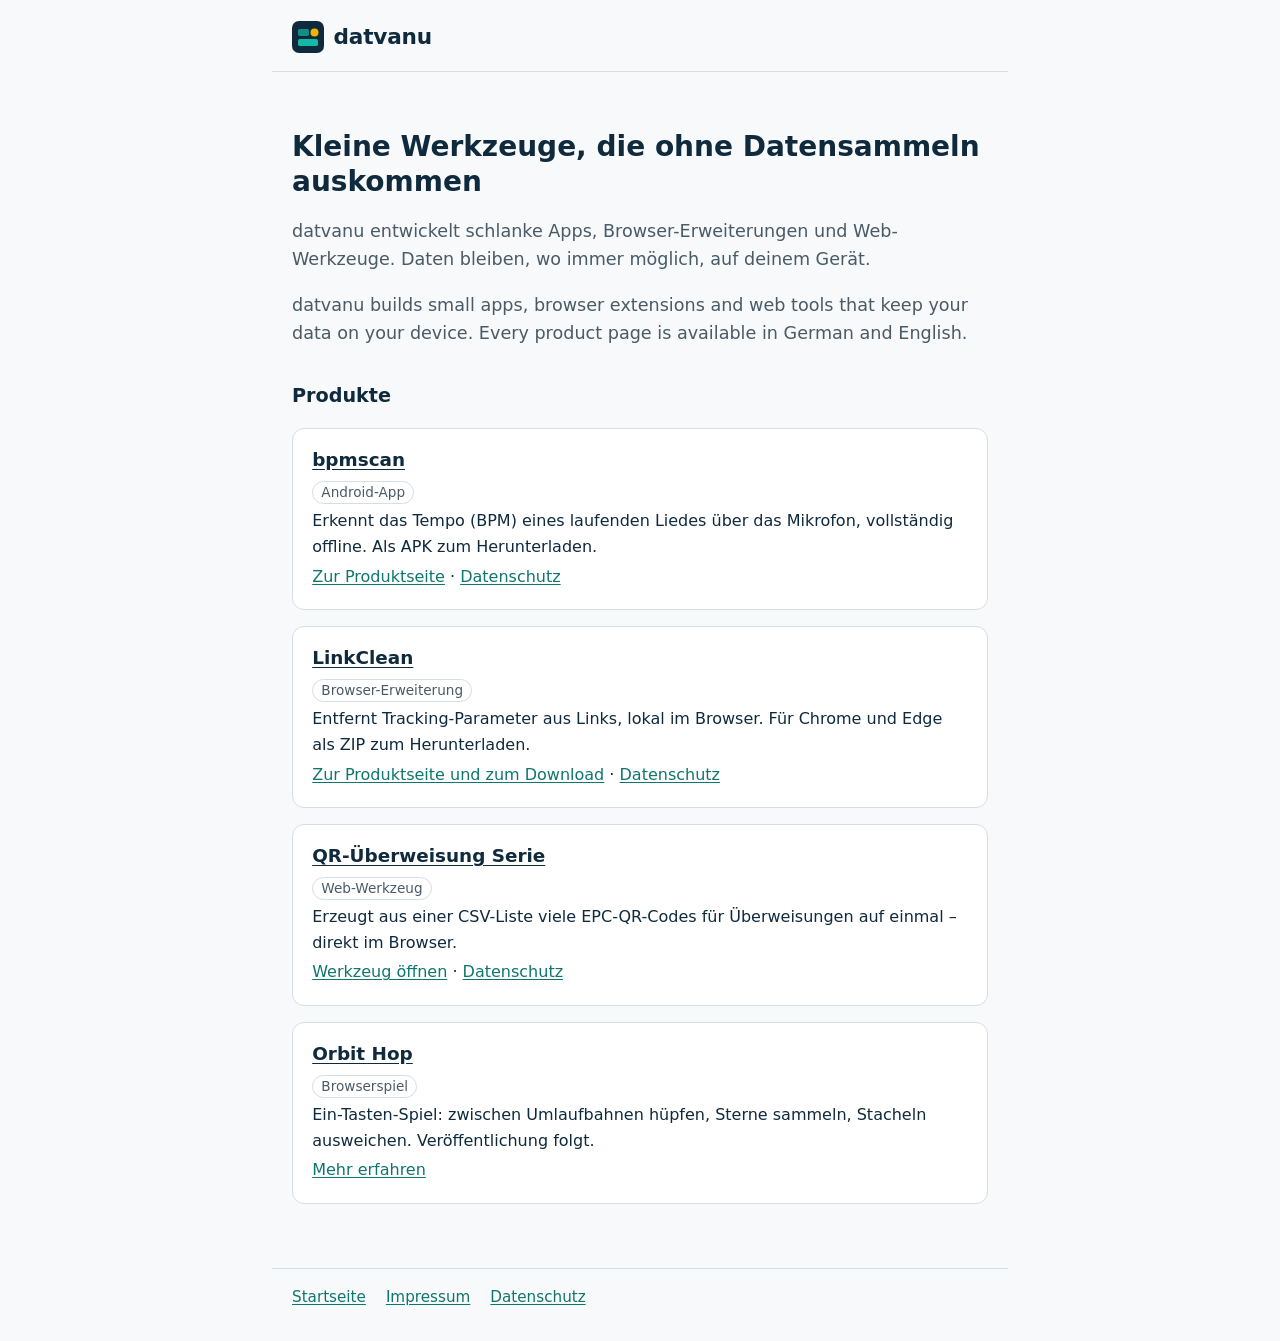
<file: index.html>
<!doctype html>
<html lang="de">
<head>
<meta charset="utf-8">
<meta name="viewport" content="width=device-width,initial-scale=1">
<title>datvanu – kleine, datensparsame Werkzeuge</title>
<meta name="description" content="datvanu: kleine, datensparsame Apps, Browser-Erweiterungen und Web-Werkzeuge.">
<meta name="color-scheme" content="light dark">
<link rel="icon" href="./img/mark.svg" type="image/svg+xml">
<link rel="stylesheet" href="./style.css">
</head>
<body>
<a class="skip" href="#inhalt">Zum Inhalt springen</a>
<header class="site-header"><a class="brand" href="./"><img src="./img/mark.svg" alt="" width="32" height="32">datvanu</a></header>
<main id="inhalt">
<h1>Kleine Werkzeuge, die ohne Datensammeln auskommen</h1>
<p class="lead">datvanu entwickelt schlanke Apps, Browser-Erweiterungen und Web-Werkzeuge. Daten bleiben, wo immer möglich, auf deinem Gerät.</p>
<p class="lead" lang="en">datvanu builds small apps, browser extensions and web tools that keep your data on your device. Every product page is available in German and English.</p>
<h2 id="produkte">Produkte</h2>
<ul class="products" aria-labelledby="produkte">
<li><h3><a href="bpmscan/">bpmscan</a></h3><p><span class="tag">Android-App</span></p><p>Erkennt das Tempo (BPM) eines laufenden Liedes über das Mikrofon, vollständig offline. Als APK zum Herunterladen.</p><p><a href="bpmscan/">Zur Produktseite</a> · <a href="bpmscan/datenschutz/">Datenschutz</a></p></li>
<li><h3><a href="linkclean/">LinkClean</a></h3><p><span class="tag">Browser-Erweiterung</span></p><p>Entfernt Tracking-Parameter aus Links, lokal im Browser. Für Chrome und Edge als ZIP zum Herunterladen.</p><p><a href="linkclean/">Zur Produktseite und zum Download</a> · <a href="linkclean/datenschutz/">Datenschutz</a></p></li>
<li><h3><a href="qr-serie/">QR-Überweisung Serie</a></h3><p><span class="tag">Web-Werkzeug</span></p><p>Erzeugt aus einer CSV-Liste viele EPC-QR-Codes für Überweisungen auf einmal – direkt im Browser.</p><p><a href="qr-serie/">Werkzeug öffnen</a> · <a href="qr-serie/datenschutz/">Datenschutz</a></p></li>
<li><h3><a href="orbit-hop/">Orbit Hop</a></h3><p><span class="tag">Browserspiel</span></p><p>Ein-Tasten-Spiel: zwischen Umlaufbahnen hüpfen, Sterne sammeln, Stacheln ausweichen. Veröffentlichung folgt.</p><p><a href="orbit-hop/">Mehr erfahren</a></p></li>
</ul>
</main>
<footer class="site-footer"><nav aria-label="Rechtliches"><ul><li><a href="./">Startseite</a></li><li><a href="./impressum/">Impressum</a></li><li><a href="./datenschutz/">Datenschutz</a></li></ul></nav></footer>
</body>
</html>
</file>
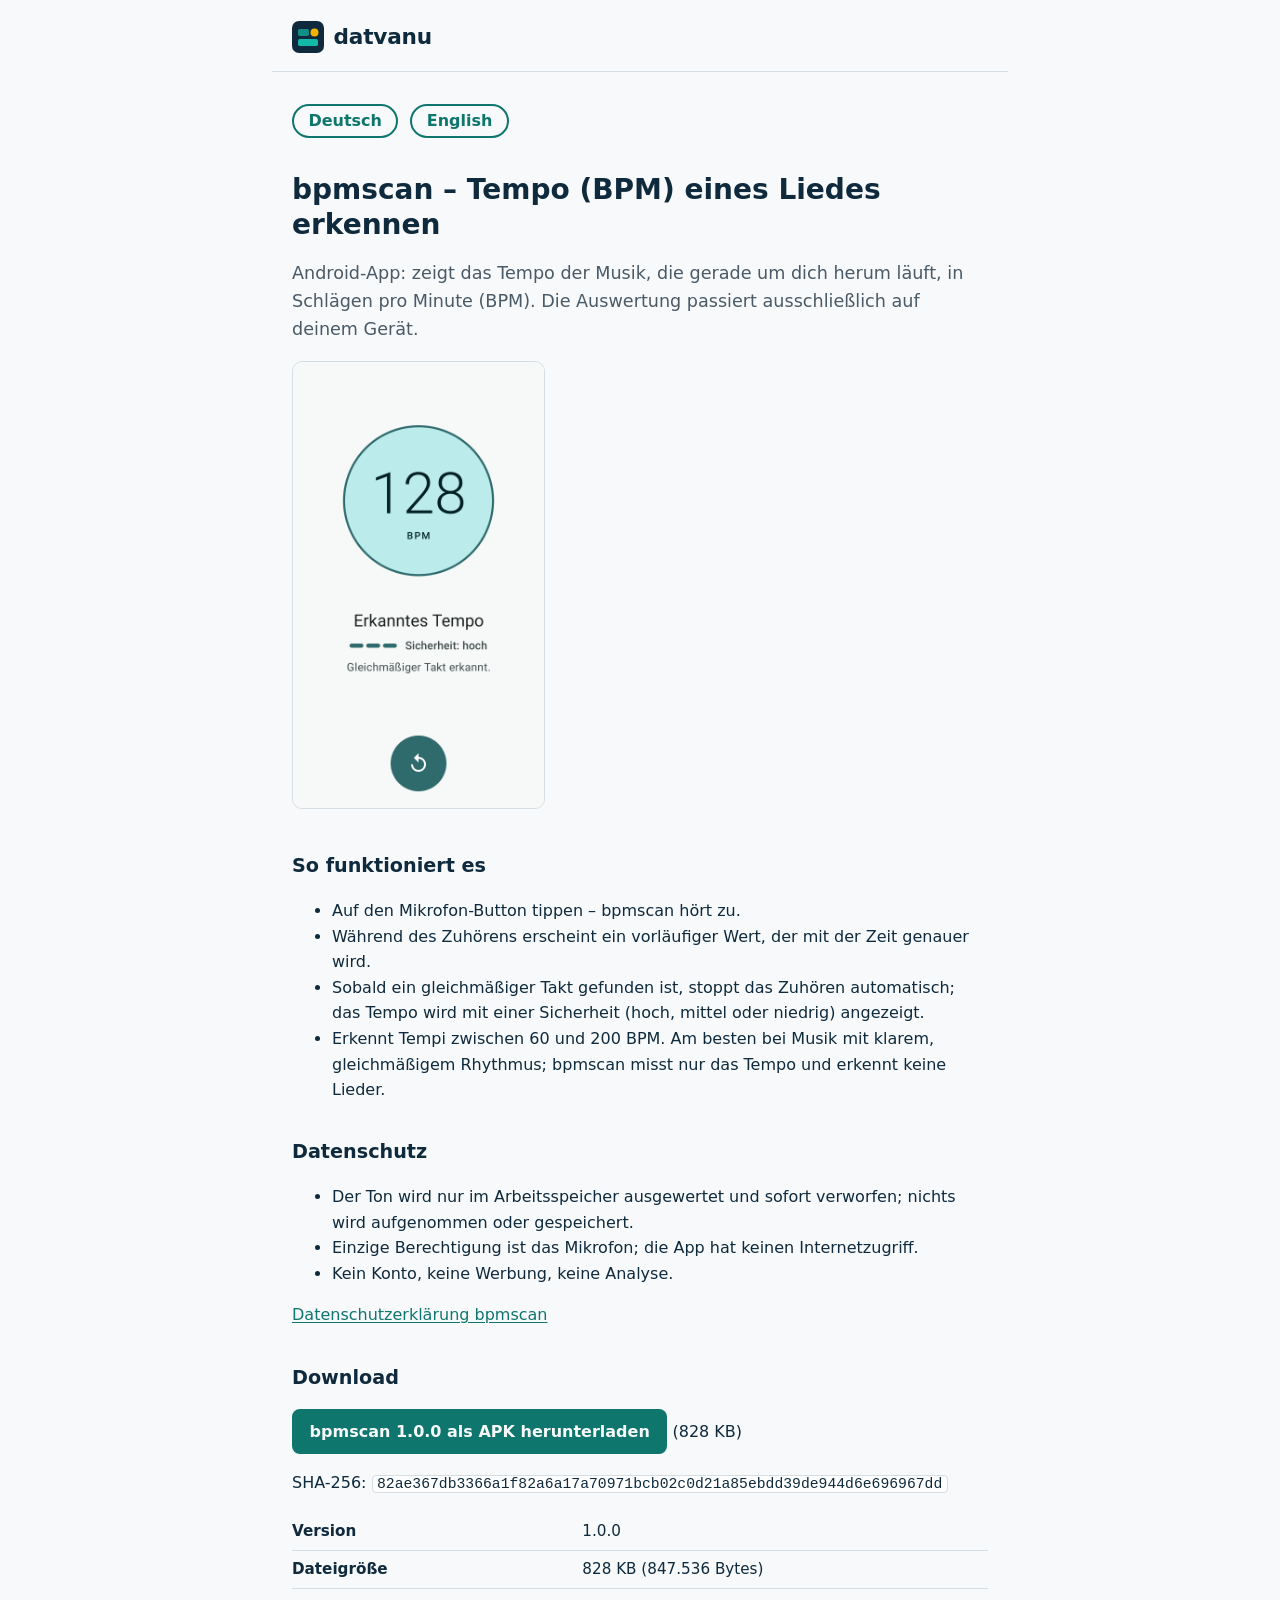
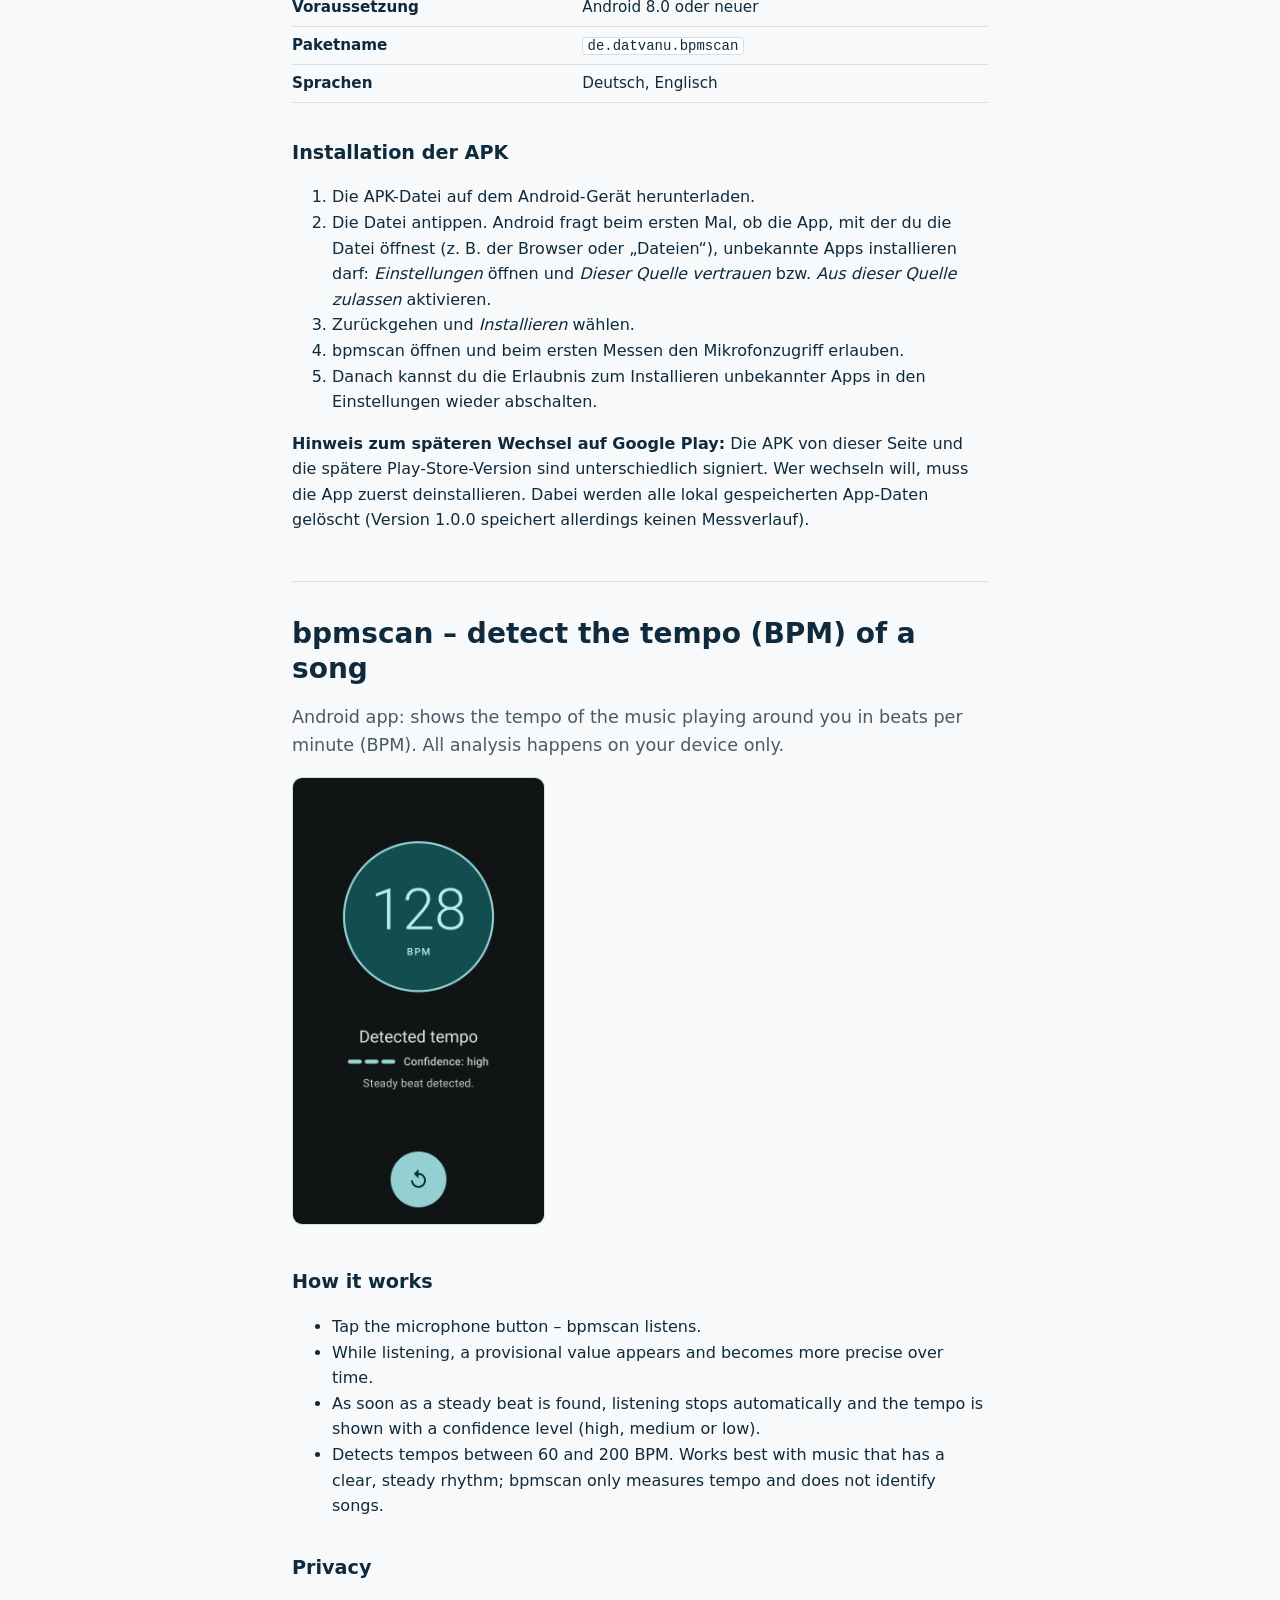
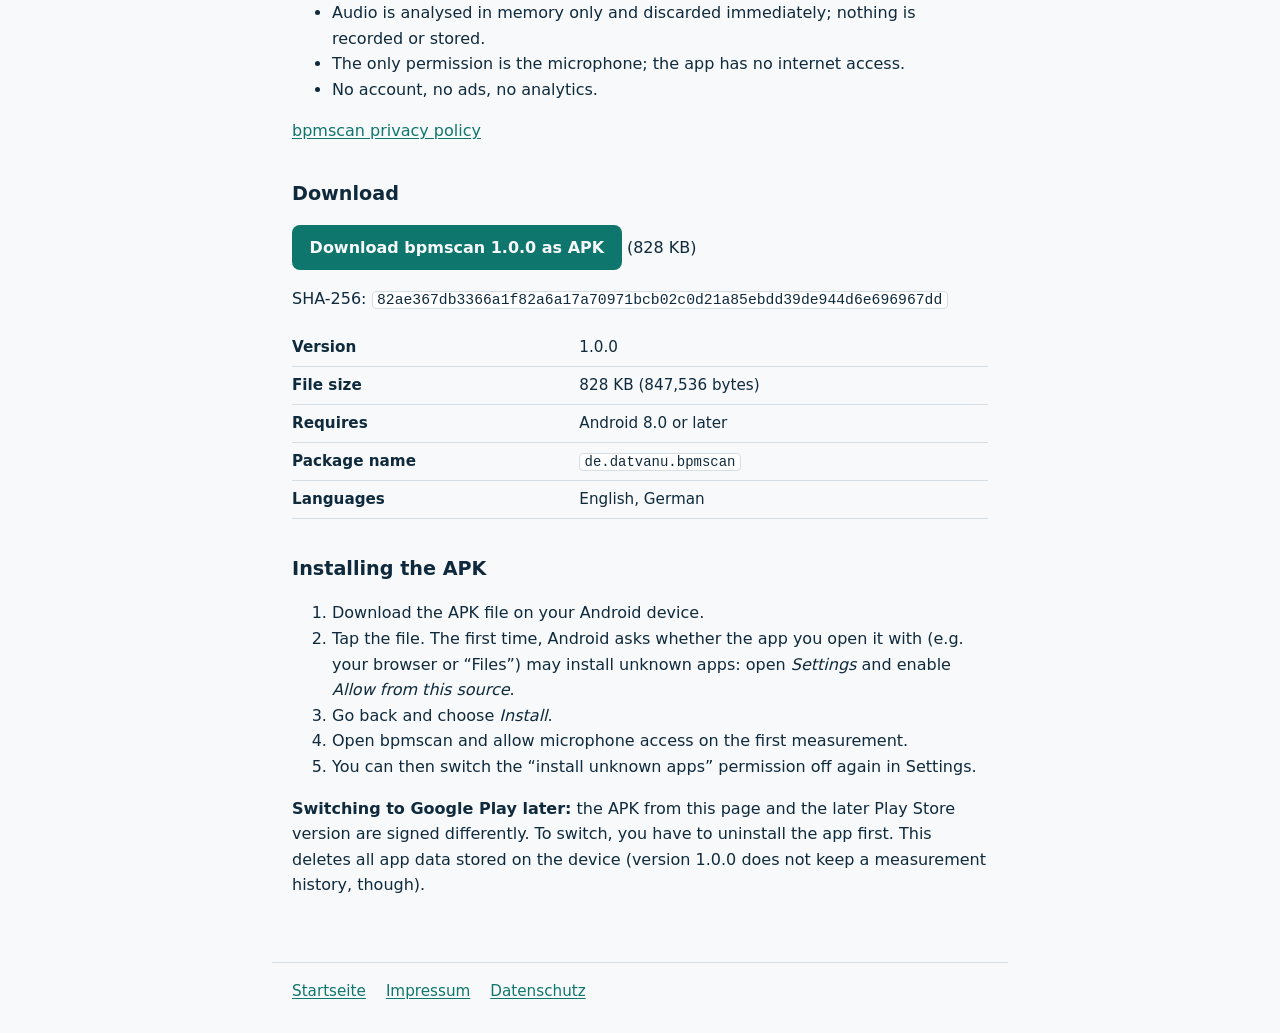
<file: bpmscan/index.html>
<!doctype html>
<html lang="de">
<head>
<meta charset="utf-8">
<meta name="viewport" content="width=device-width,initial-scale=1">
<title>bpmscan – Tempo (BPM) per Mikrofon erkennen</title>
<meta name="description" content="bpmscan: Android-App, die das Tempo (BPM) eines Liedes per Mikrofon erkennt – nur auf dem Gerät.">
<meta name="color-scheme" content="light dark">
<link rel="icon" href="../img/mark.svg" type="image/svg+xml">
<link rel="stylesheet" href="../style.css">
</head>
<body>
<a class="skip" href="#inhalt">Zum Inhalt springen</a>
<header class="site-header"><a class="brand" href="../"><img src="../img/mark.svg" alt="" width="32" height="32">datvanu</a></header>
<main id="inhalt" class="doc">
<nav><a href="#de" hreflang="de">Deutsch</a><a href="#en" hreflang="en">English</a></nav>
<section id="de" lang="de">
<h1>bpmscan – Tempo (BPM) eines Liedes erkennen</h1>
<p class="lead">Android-App: zeigt das Tempo der Musik, die gerade um dich herum läuft, in Schlägen pro Minute (BPM). Die Auswertung passiert ausschließlich auf deinem Gerät.</p>
<p class="shot"><img src="img/bpmscan-de.png" alt="bpmscan zeigt als Ergebnis 128 BPM mit hoher Sicherheit" width="1080" height="1920" loading="lazy"></p>
<h2>So funktioniert es</h2>
<ul><li>Auf den Mikrofon-Button tippen – bpmscan hört zu.</li><li>Während des Zuhörens erscheint ein vorläufiger Wert, der mit der Zeit genauer wird.</li><li>Sobald ein gleichmäßiger Takt gefunden ist, stoppt das Zuhören automatisch; das Tempo wird mit einer Sicherheit (hoch, mittel oder niedrig) angezeigt.</li><li>Erkennt Tempi zwischen 60 und 200 BPM. Am besten bei Musik mit klarem, gleichmäßigem Rhythmus; bpmscan misst nur das Tempo und erkennt keine Lieder.</li></ul>
<h2>Datenschutz</h2>
<ul><li>Der Ton wird nur im Arbeitsspeicher ausgewertet und sofort verworfen; nichts wird aufgenommen oder gespeichert.</li><li>Einzige Berechtigung ist das Mikrofon; die App hat keinen Internetzugriff.</li><li>Kein Konto, keine Werbung, keine Analyse.</li></ul>
<p><a href="datenschutz/">Datenschutzerklärung bpmscan</a></p>
<h2 id="download">Download</h2>
<p><a class="button" href="bpmscan-1.0.0.apk" download type="application/vnd.android.package-archive">bpmscan 1.0.0 als APK herunterladen</a> (828 KB)</p>
<p>SHA-256: <code class="hash">82ae367db3366a1f82a6a17a70971bcb02c0d21a85ebdd39de944d6e696967dd</code></p>
<table><tr><th>Version</th><td>1.0.0</td></tr><tr><th>Dateigröße</th><td>828 KB (847.536 Bytes)</td></tr><tr><th>Voraussetzung</th><td>Android 8.0 oder neuer</td></tr><tr><th>Paketname</th><td><code>de.datvanu.bpmscan</code></td></tr><tr><th>Sprachen</th><td>Deutsch, Englisch</td></tr></table>
<h2>Installation der APK</h2>
<ol><li>Die APK-Datei auf dem Android-Gerät herunterladen.</li><li>Die Datei antippen. Android fragt beim ersten Mal, ob die App, mit der du die Datei öffnest (z. B. der Browser oder „Dateien“), unbekannte Apps installieren darf: <em>Einstellungen</em> öffnen und <em>Dieser Quelle vertrauen</em> bzw. <em>Aus dieser Quelle zulassen</em> aktivieren.</li><li>Zurückgehen und <em>Installieren</em> wählen.</li><li>bpmscan öffnen und beim ersten Messen den Mikrofonzugriff erlauben.</li><li>Danach kannst du die Erlaubnis zum Installieren unbekannter Apps in den Einstellungen wieder abschalten.</li></ol>
<p><strong>Hinweis zum späteren Wechsel auf Google Play:</strong> Die APK von dieser Seite und die spätere Play-Store-Version sind unterschiedlich signiert. Wer wechseln will, muss die App zuerst deinstallieren. Dabei werden alle lokal gespeicherten App-Daten gelöscht (Version 1.0.0 speichert allerdings keinen Messverlauf).</p>
</section>
<section id="en" lang="en">
<h1>bpmscan – detect the tempo (BPM) of a song</h1>
<p class="lead">Android app: shows the tempo of the music playing around you in beats per minute (BPM). All analysis happens on your device only.</p>
<p class="shot"><img src="img/bpmscan-en.png" alt="bpmscan showing a result of 128 BPM in dark mode" width="1080" height="1920" loading="lazy"></p>
<h2>How it works</h2>
<ul><li>Tap the microphone button – bpmscan listens.</li><li>While listening, a provisional value appears and becomes more precise over time.</li><li>As soon as a steady beat is found, listening stops automatically and the tempo is shown with a confidence level (high, medium or low).</li><li>Detects tempos between 60 and 200 BPM. Works best with music that has a clear, steady rhythm; bpmscan only measures tempo and does not identify songs.</li></ul>
<h2>Privacy</h2>
<ul><li>Audio is analysed in memory only and discarded immediately; nothing is recorded or stored.</li><li>The only permission is the microphone; the app has no internet access.</li><li>No account, no ads, no analytics.</li></ul>
<p><a href="datenschutz/#en" hreflang="en">bpmscan privacy policy</a></p>
<h2>Download</h2>
<p><a class="button" href="bpmscan-1.0.0.apk" download type="application/vnd.android.package-archive">Download bpmscan 1.0.0 as APK</a> (828 KB)</p>
<p>SHA-256: <code class="hash">82ae367db3366a1f82a6a17a70971bcb02c0d21a85ebdd39de944d6e696967dd</code></p>
<table><tr><th>Version</th><td>1.0.0</td></tr><tr><th>File size</th><td>828 KB (847,536 bytes)</td></tr><tr><th>Requires</th><td>Android 8.0 or later</td></tr><tr><th>Package name</th><td><code>de.datvanu.bpmscan</code></td></tr><tr><th>Languages</th><td>English, German</td></tr></table>
<h2>Installing the APK</h2>
<ol><li>Download the APK file on your Android device.</li><li>Tap the file. The first time, Android asks whether the app you open it with (e.g. your browser or “Files”) may install unknown apps: open <em>Settings</em> and enable <em>Allow from this source</em>.</li><li>Go back and choose <em>Install</em>.</li><li>Open bpmscan and allow microphone access on the first measurement.</li><li>You can then switch the “install unknown apps” permission off again in Settings.</li></ol>
<p><strong>Switching to Google Play later:</strong> the APK from this page and the later Play Store version are signed differently. To switch, you have to uninstall the app first. This deletes all app data stored on the device (version 1.0.0 does not keep a measurement history, though).</p>
</section>
</main>
<footer class="site-footer"><nav aria-label="Rechtliches"><ul><li><a href="../">Startseite</a></li><li><a href="../impressum/">Impressum</a></li><li><a href="../datenschutz/">Datenschutz</a></li></ul></nav></footer>
</body>
</html>
</file>
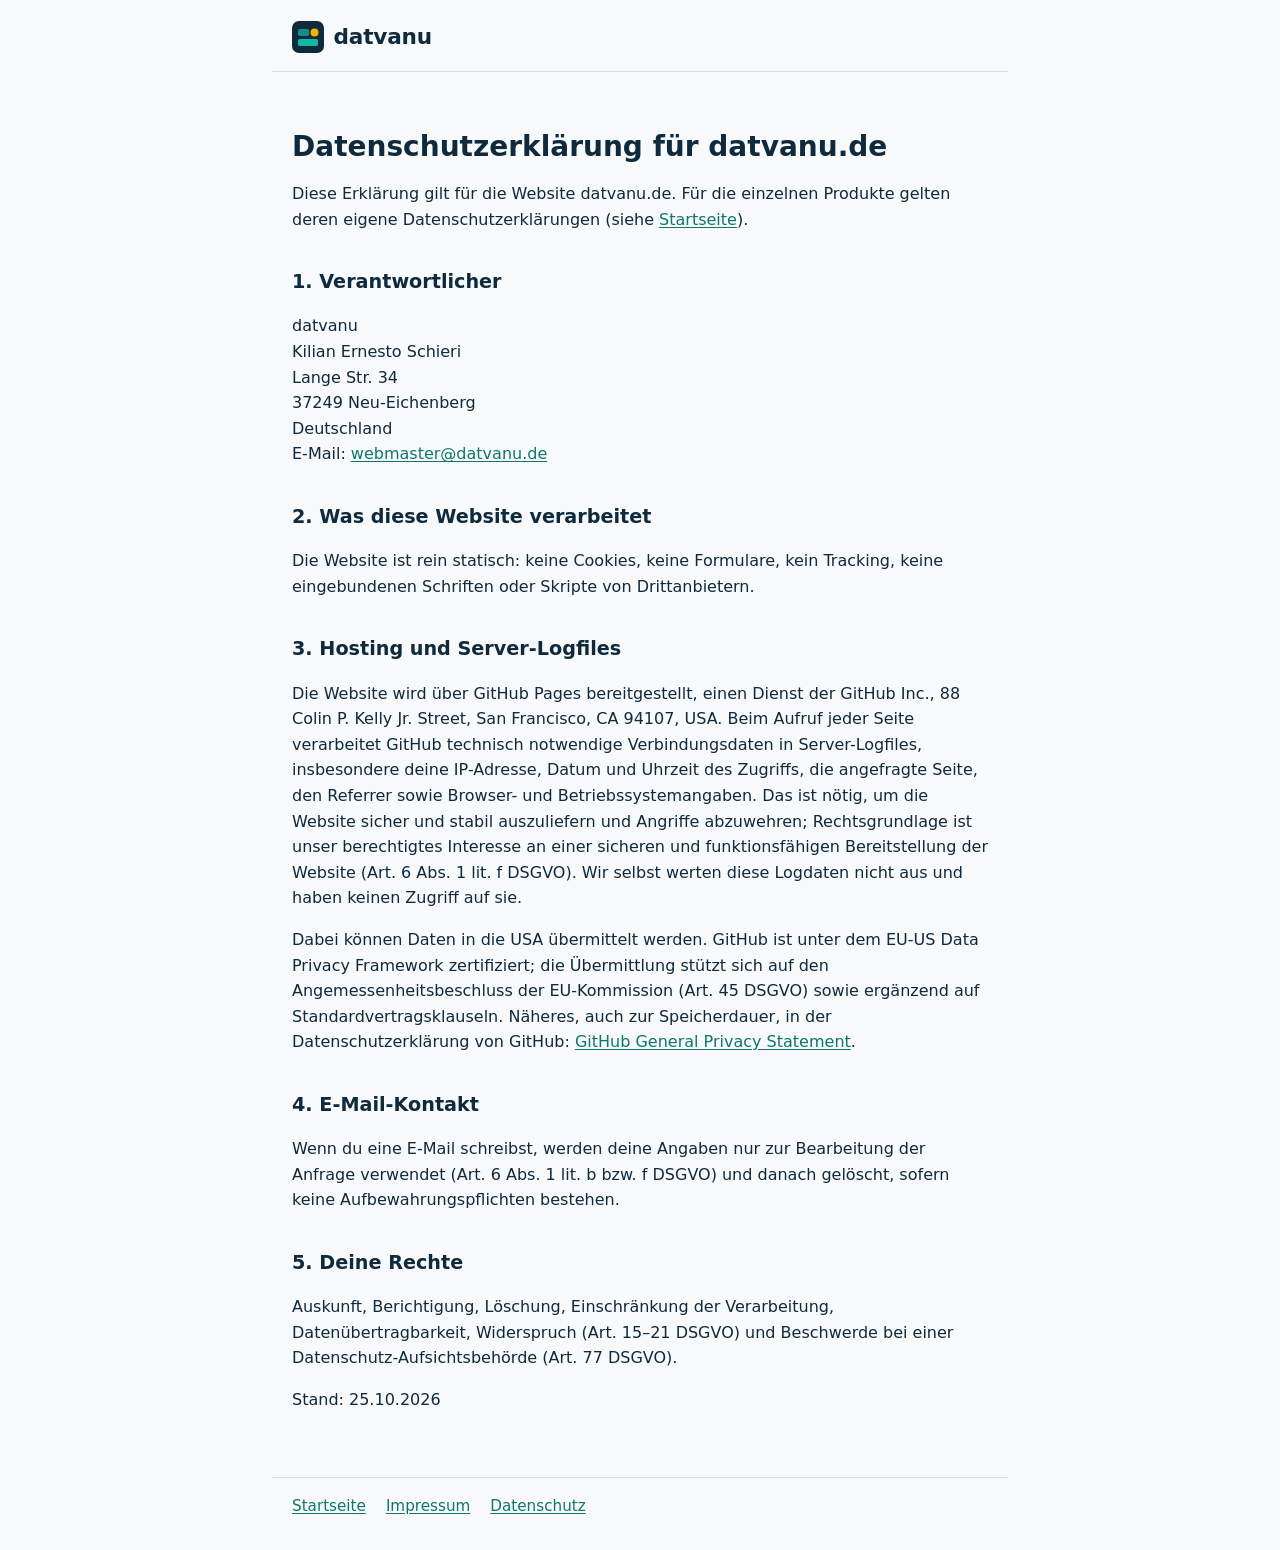
<file: datenschutz/index.html>
<!doctype html>
<html lang="de">
<head>
<meta charset="utf-8">
<meta name="viewport" content="width=device-width,initial-scale=1">
<title>Datenschutzerklärung – datvanu.de</title>
<meta name="color-scheme" content="light dark">
<link rel="icon" href="../img/mark.svg" type="image/svg+xml">
<link rel="stylesheet" href="../style.css">
</head>
<body>
<a class="skip" href="#inhalt">Zum Inhalt springen</a>
<header class="site-header"><a class="brand" href="../"><img src="../img/mark.svg" alt="" width="32" height="32">datvanu</a></header>
<main id="inhalt">
<h1>Datenschutzerklärung für datvanu.de</h1>
<p>Diese Erklärung gilt für die Website datvanu.de. Für die einzelnen Produkte gelten deren eigene Datenschutzerklärungen (siehe <a href="../">Startseite</a>).</p>
<h2>1. Verantwortlicher</h2>
<p>datvanu<br>Kilian Ernesto Schieri<br>Lange Str. 34<br>37249 Neu-Eichenberg<br>Deutschland<br>E-Mail: <a href="mailto:webmaster@datvanu.de">webmaster@datvanu.de</a></p>
<h2>2. Was diese Website verarbeitet</h2>
<p>Die Website ist rein statisch: keine Cookies, keine Formulare, kein Tracking, keine eingebundenen Schriften oder Skripte von Drittanbietern.</p>
<h2>3. Hosting und Server-Logfiles</h2>
<p>Die Website wird über GitHub Pages bereitgestellt, einen Dienst der GitHub Inc., 88 Colin P. Kelly Jr. Street, San Francisco, CA 94107, USA. Beim Aufruf jeder Seite verarbeitet GitHub technisch notwendige Verbindungsdaten in Server-Logfiles, insbesondere deine IP-Adresse, Datum und Uhrzeit des Zugriffs, die angefragte Seite, den Referrer sowie Browser- und Betriebssystemangaben. Das ist nötig, um die Website sicher und stabil auszuliefern und Angriffe abzuwehren; Rechtsgrundlage ist unser berechtigtes Interesse an einer sicheren und funktionsfähigen Bereitstellung der Website (Art. 6 Abs. 1 lit. f DSGVO). Wir selbst werten diese Logdaten nicht aus und haben keinen Zugriff auf sie.</p>
<p>Dabei können Daten in die USA übermittelt werden. GitHub ist unter dem EU-US Data Privacy Framework zertifiziert; die Übermittlung stützt sich auf den Angemessenheitsbeschluss der EU-Kommission (Art. 45 DSGVO) sowie ergänzend auf Standardvertragsklauseln. Näheres, auch zur Speicherdauer, in der Datenschutzerklärung von GitHub: <a href="https://docs.github.com/de/site-policy/privacy-policies/github-general-privacy-statement" rel="noopener">GitHub General Privacy Statement</a>.</p>
<h2 id="e-mail">4. E-Mail-Kontakt</h2>
<p>Wenn du eine E-Mail schreibst, werden deine Angaben nur zur Bearbeitung der Anfrage verwendet (Art. 6 Abs. 1 lit. b bzw. f DSGVO) und danach gelöscht, sofern keine Aufbewahrungspflichten bestehen.</p>
<h2>5. Deine Rechte</h2>
<p>Auskunft, Berichtigung, Löschung, Einschränkung der Verarbeitung, Datenübertragbarkeit, Widerspruch (Art. 15–21 DSGVO) und Beschwerde bei einer Datenschutz-Aufsichtsbehörde (Art. 77 DSGVO).</p>
<p>Stand: 25.10.2026</p>
</main>
<footer class="site-footer"><nav aria-label="Rechtliches"><ul><li><a href="../">Startseite</a></li><li><a href="../impressum/">Impressum</a></li><li><a href="../datenschutz/">Datenschutz</a></li></ul></nav></footer>
</body>
</html>
</file>
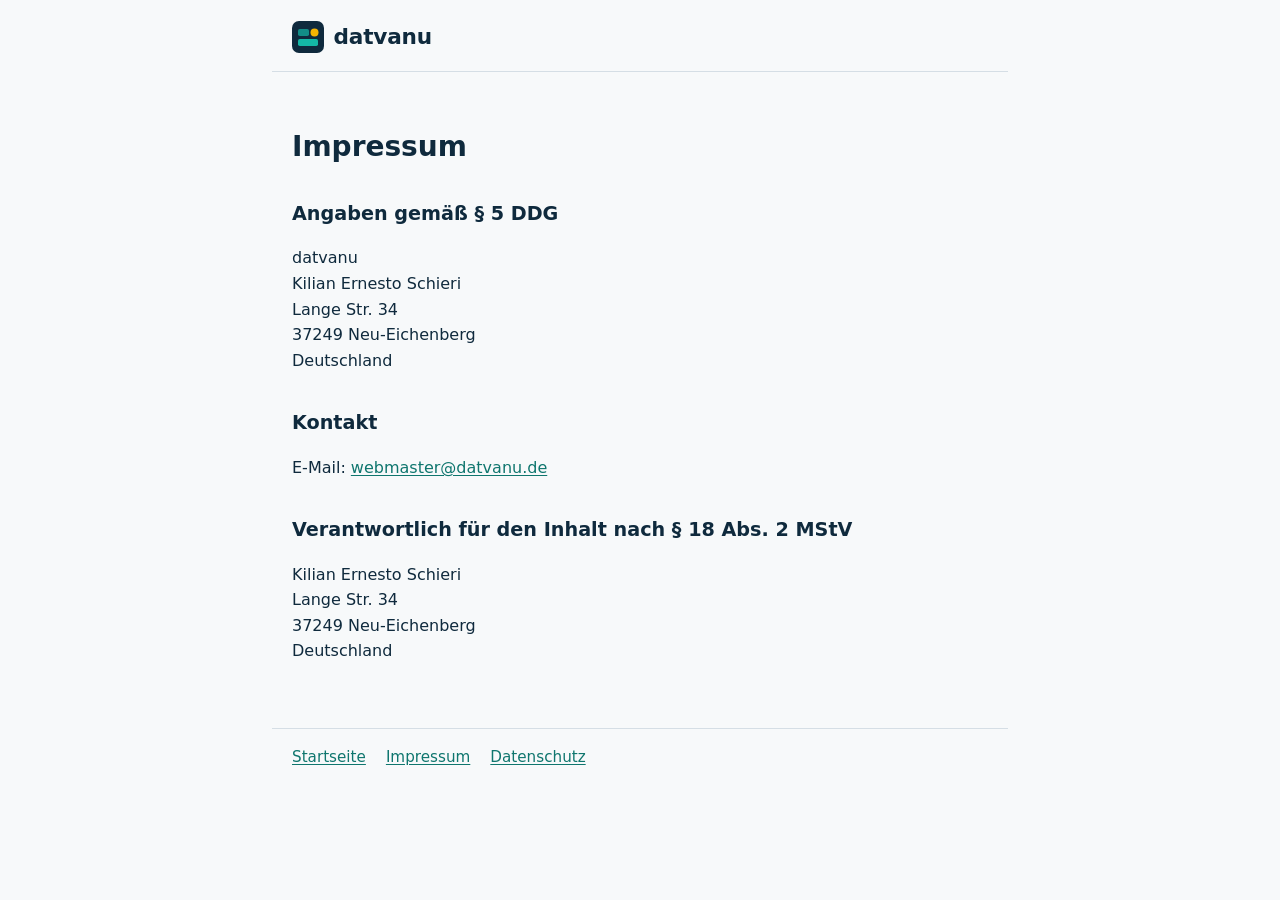
<file: impressum/index.html>
<!doctype html>
<html lang="de">
<head>
<meta charset="utf-8">
<meta name="viewport" content="width=device-width,initial-scale=1">
<title>Impressum – datvanu</title>
<meta name="color-scheme" content="light dark">
<link rel="icon" href="../img/mark.svg" type="image/svg+xml">
<link rel="stylesheet" href="../style.css">
</head>
<body>
<a class="skip" href="#inhalt">Zum Inhalt springen</a>
<header class="site-header"><a class="brand" href="../"><img src="../img/mark.svg" alt="" width="32" height="32">datvanu</a></header>
<main id="inhalt">
<h1>Impressum</h1>
<h2>Angaben gemäß § 5 DDG</h2>
<p class="anbieter">datvanu<br>Kilian Ernesto Schieri<br>Lange Str. 34<br>37249 Neu-Eichenberg<br>Deutschland</p>
<h2>Kontakt</h2>
<p>E-Mail: <a href="mailto:webmaster@datvanu.de">webmaster@datvanu.de</a></p>
<h2>Verantwortlich für den Inhalt nach § 18 Abs. 2 MStV</h2>
<p>Kilian Ernesto Schieri<br>Lange Str. 34<br>37249 Neu-Eichenberg<br>Deutschland</p>
</main>
<footer class="site-footer"><nav aria-label="Rechtliches"><ul><li><a href="../">Startseite</a></li><li><a href="../impressum/">Impressum</a></li><li><a href="../datenschutz/">Datenschutz</a></li></ul></nav></footer>
</body>
</html>
</file>
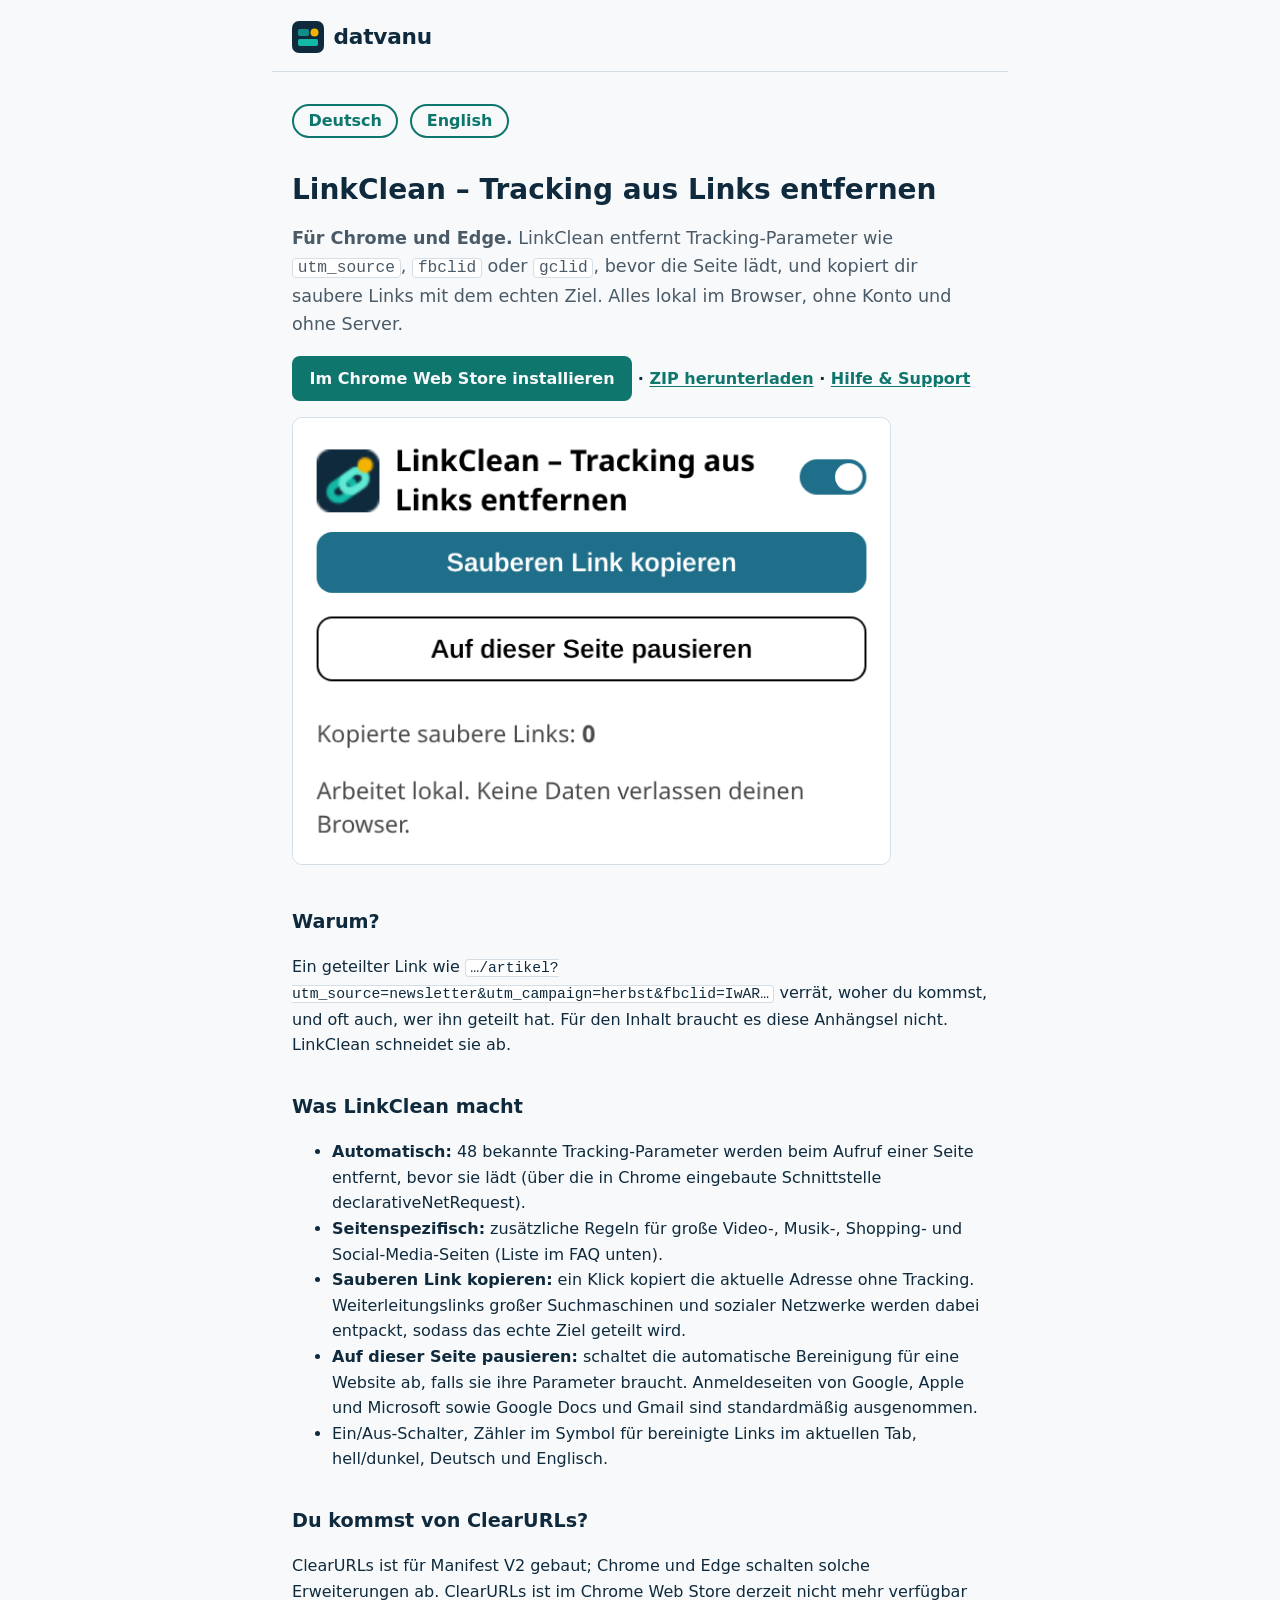
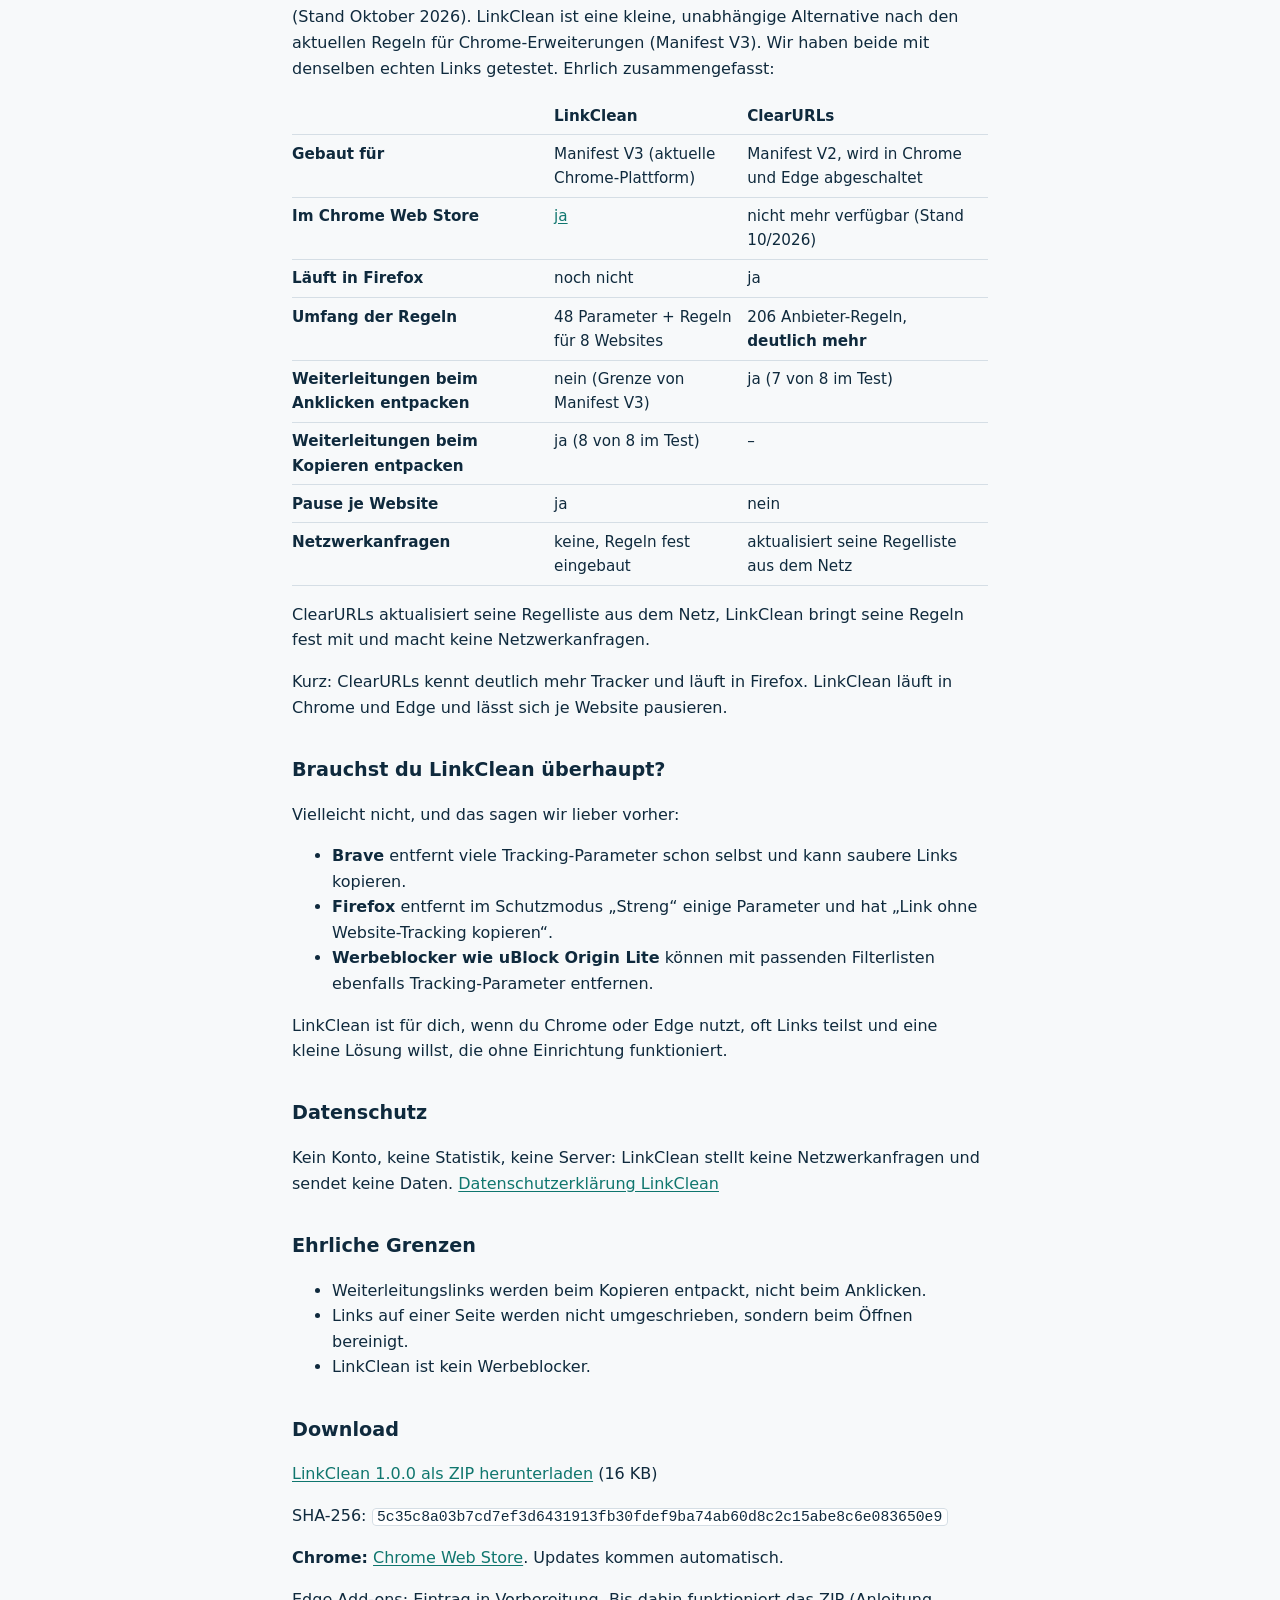
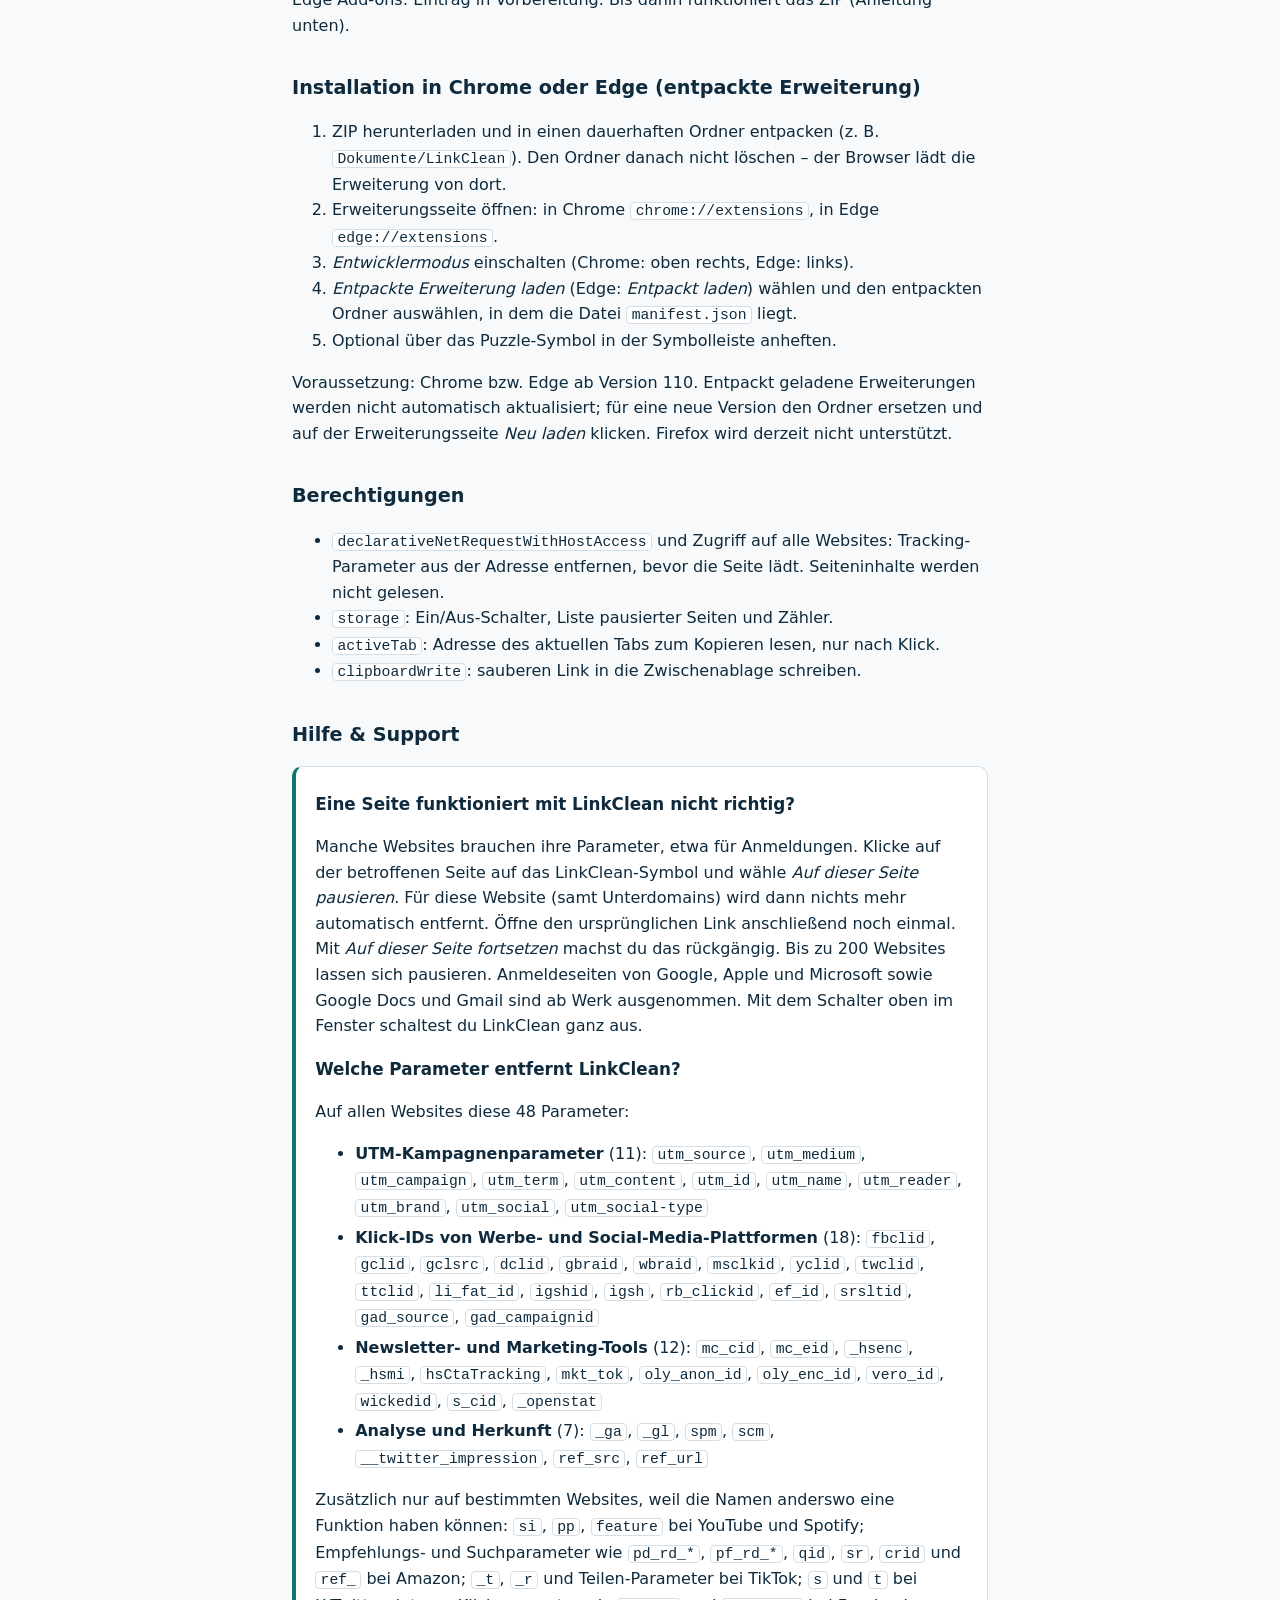
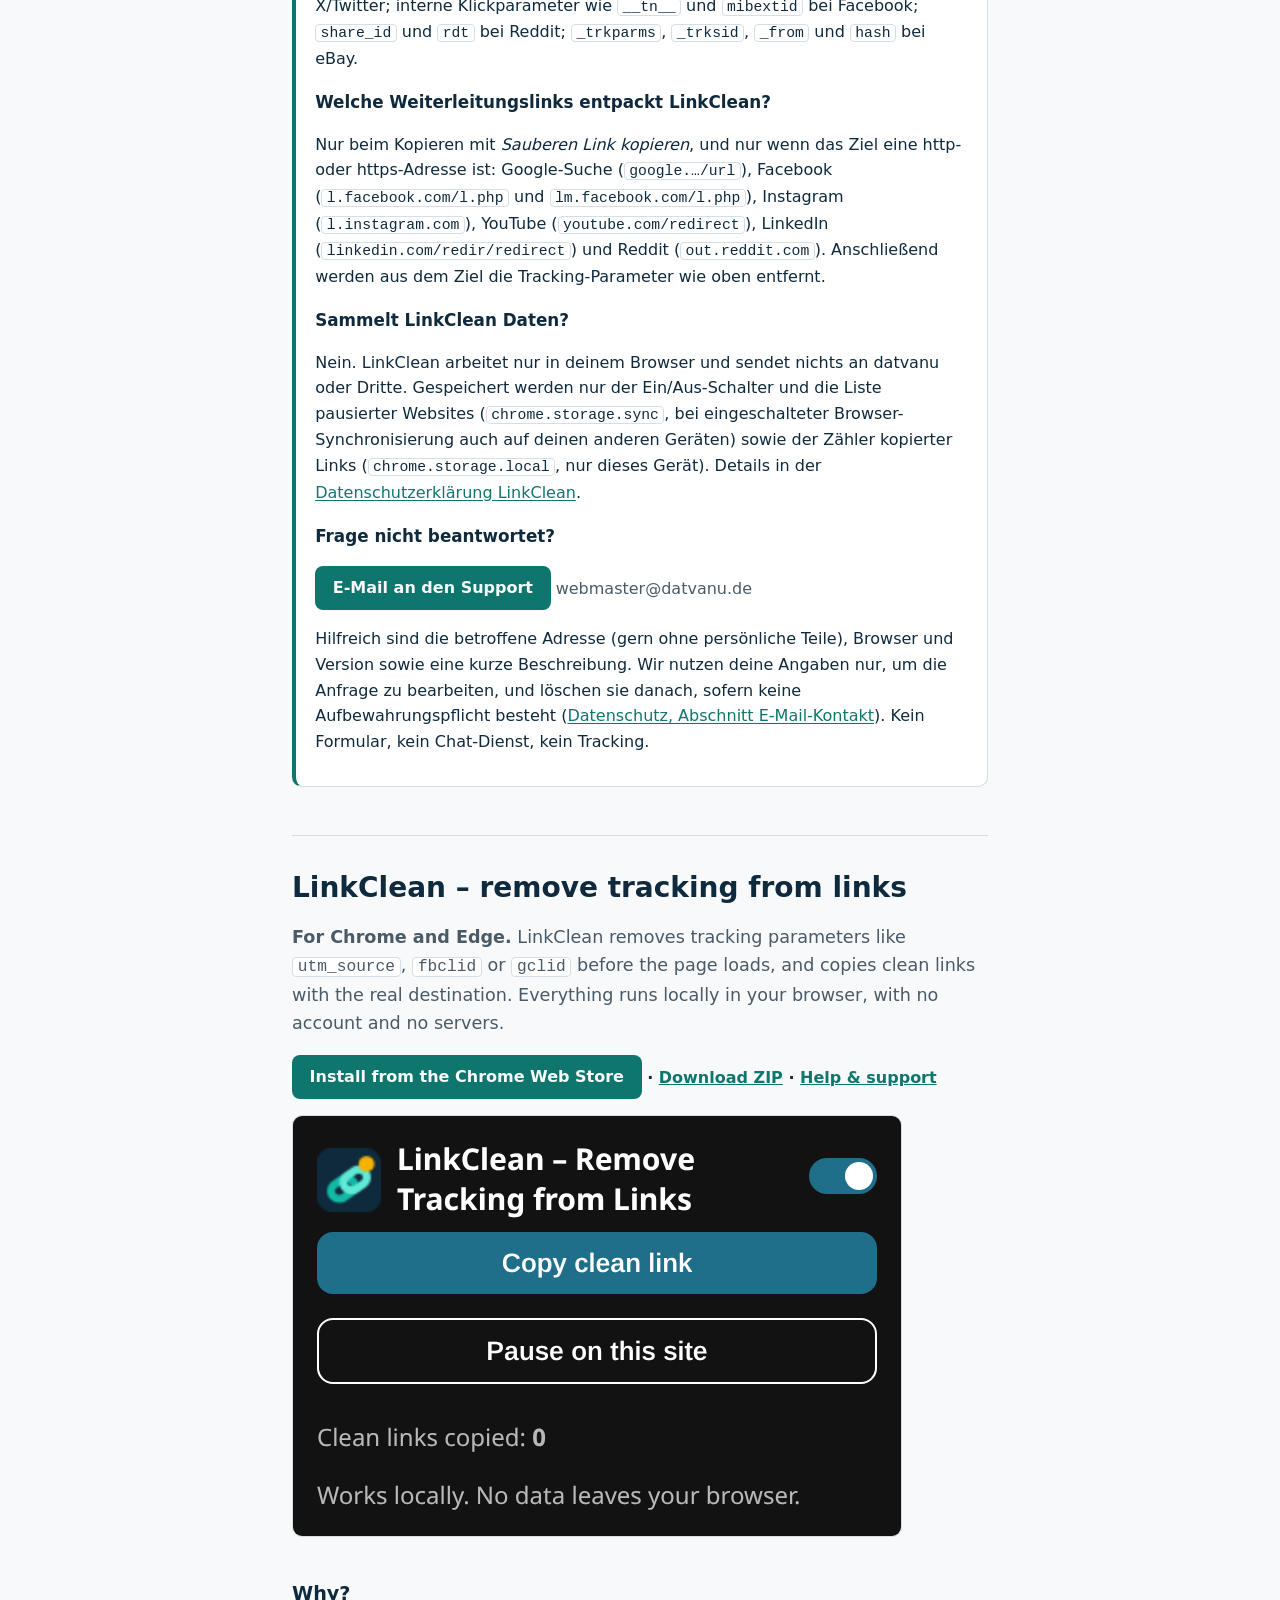
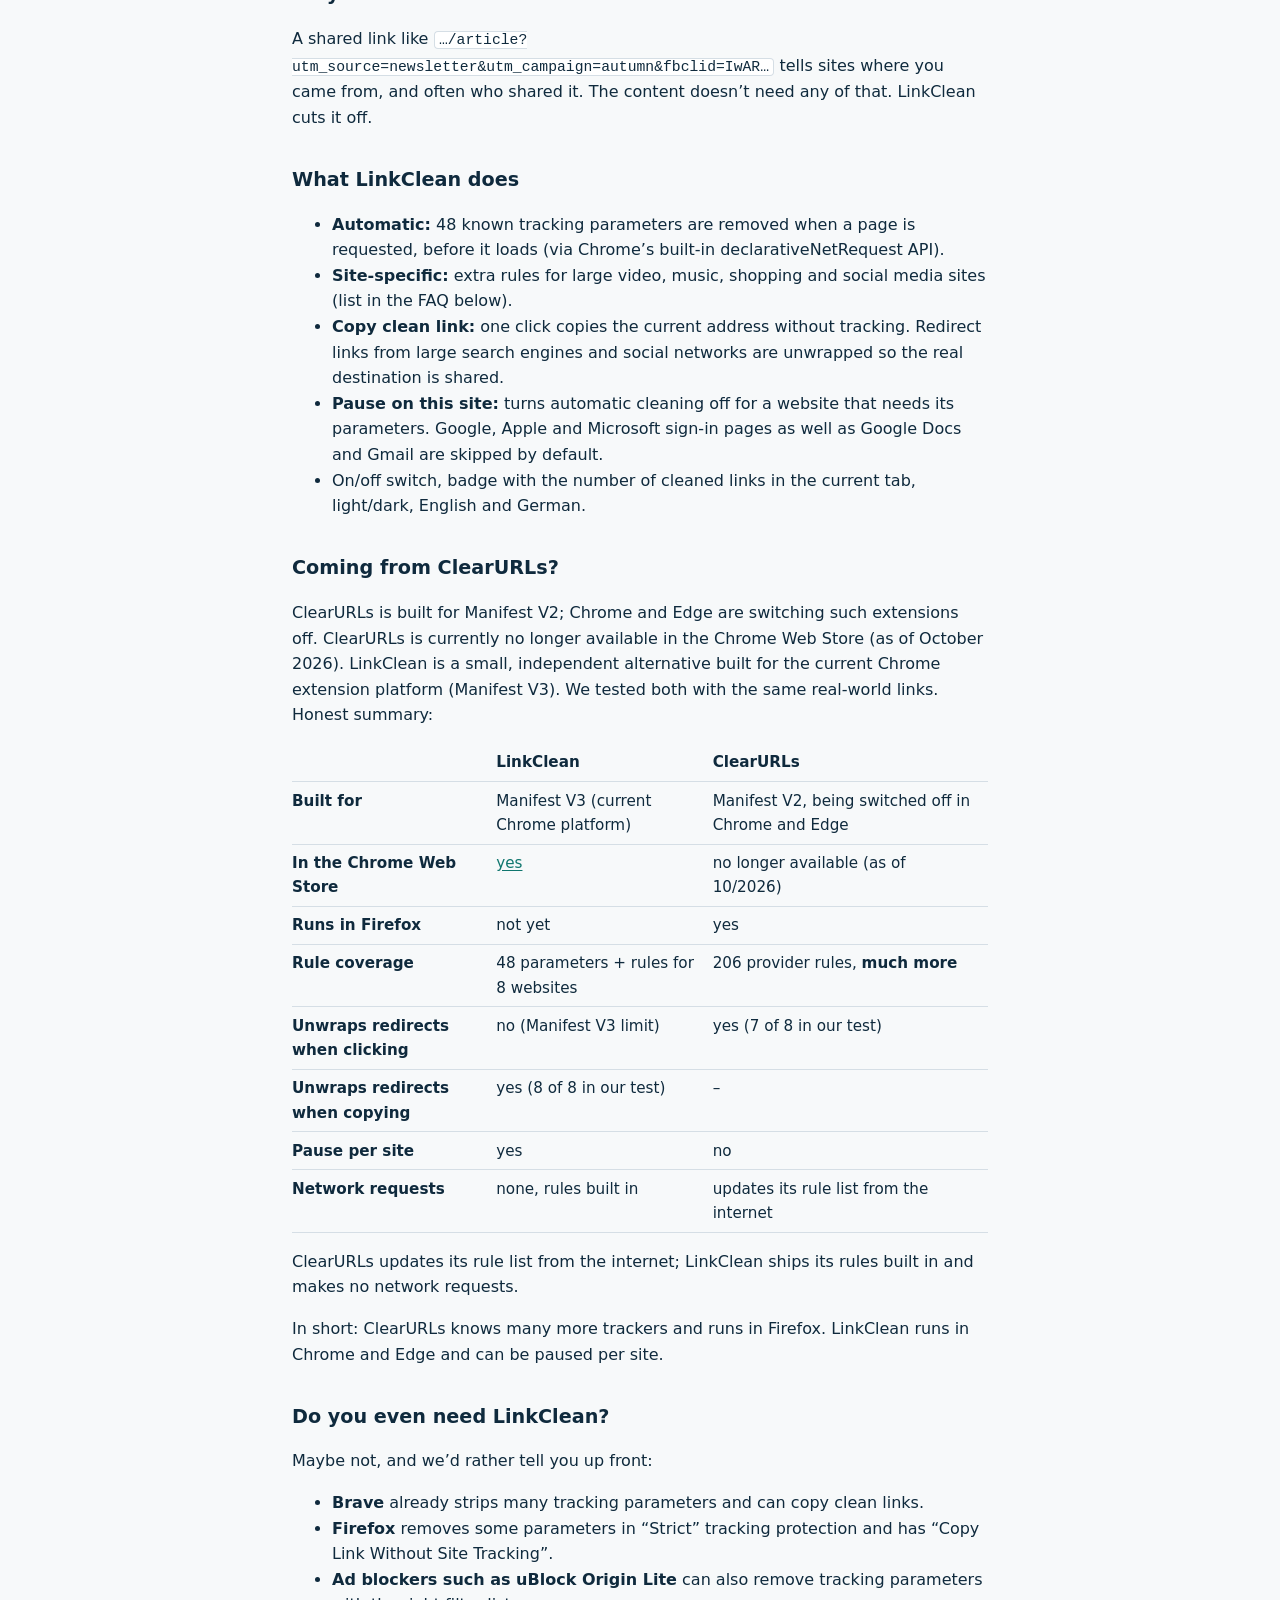
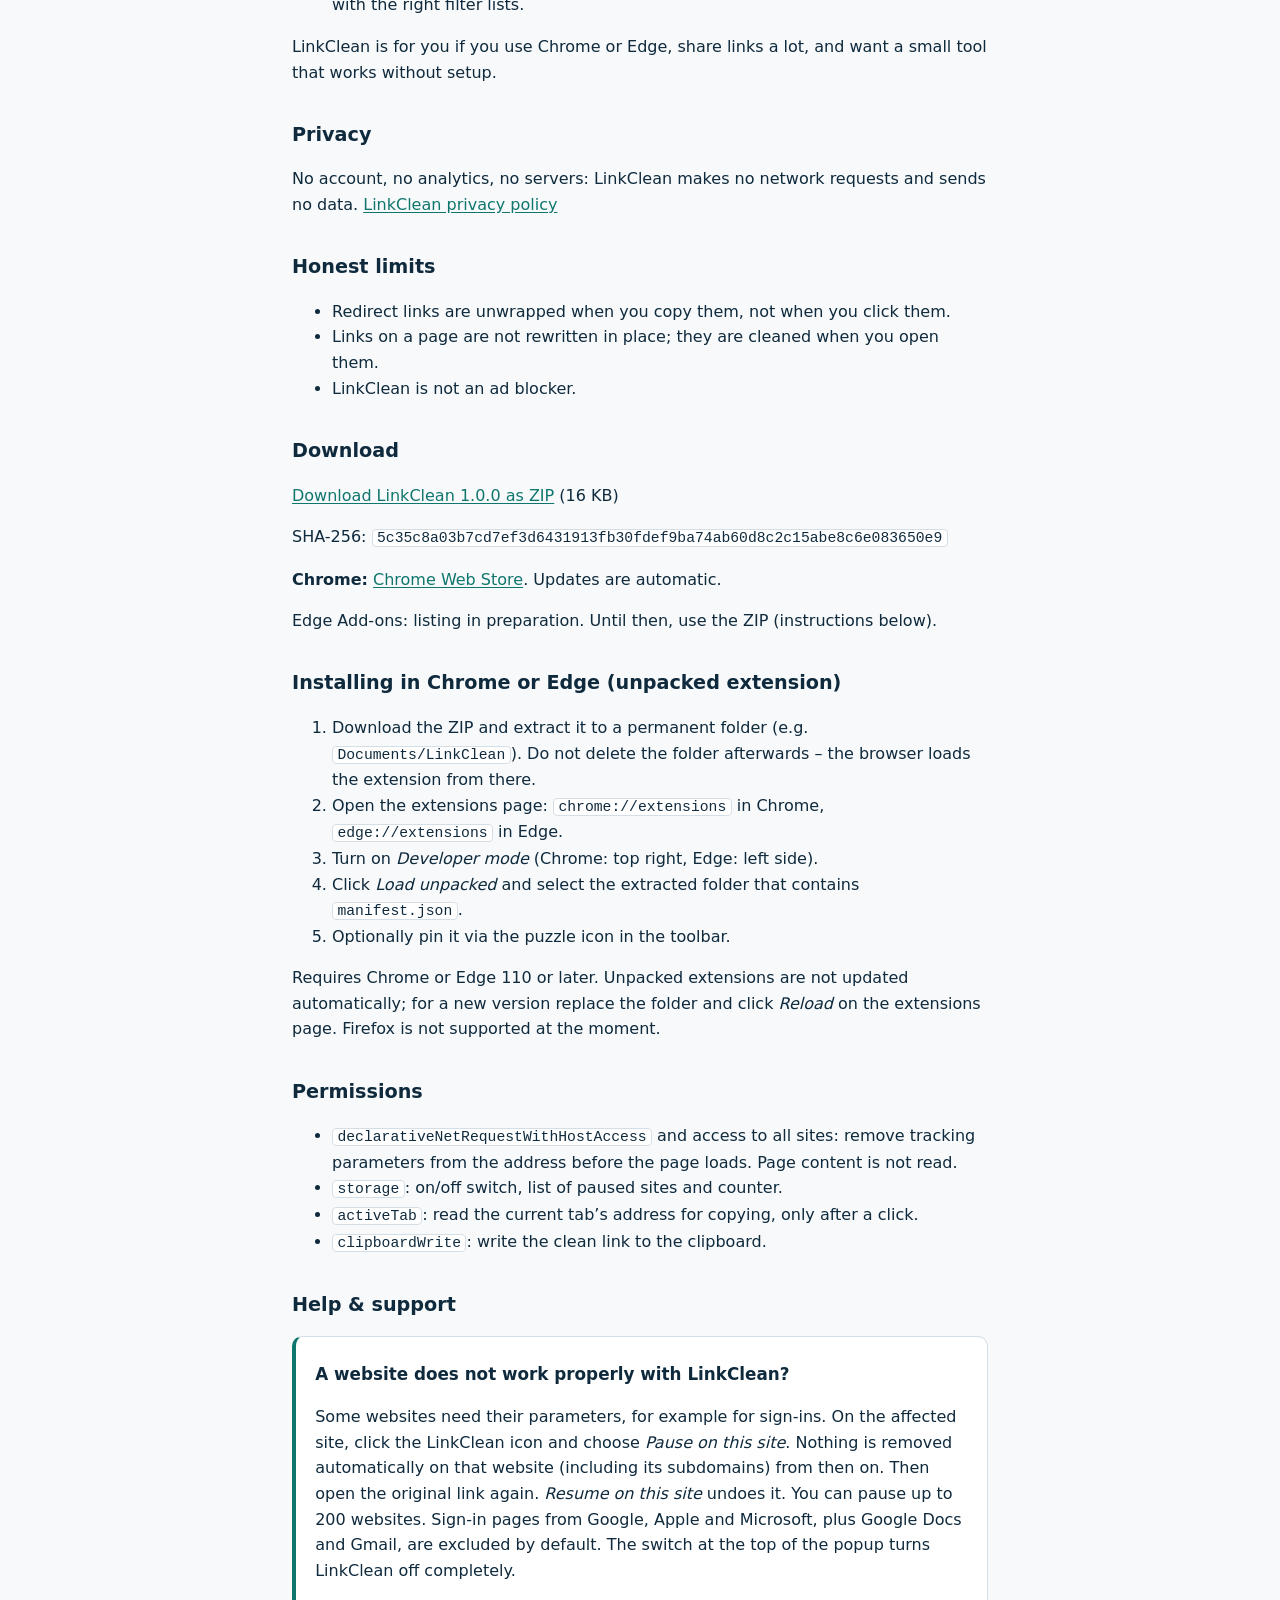
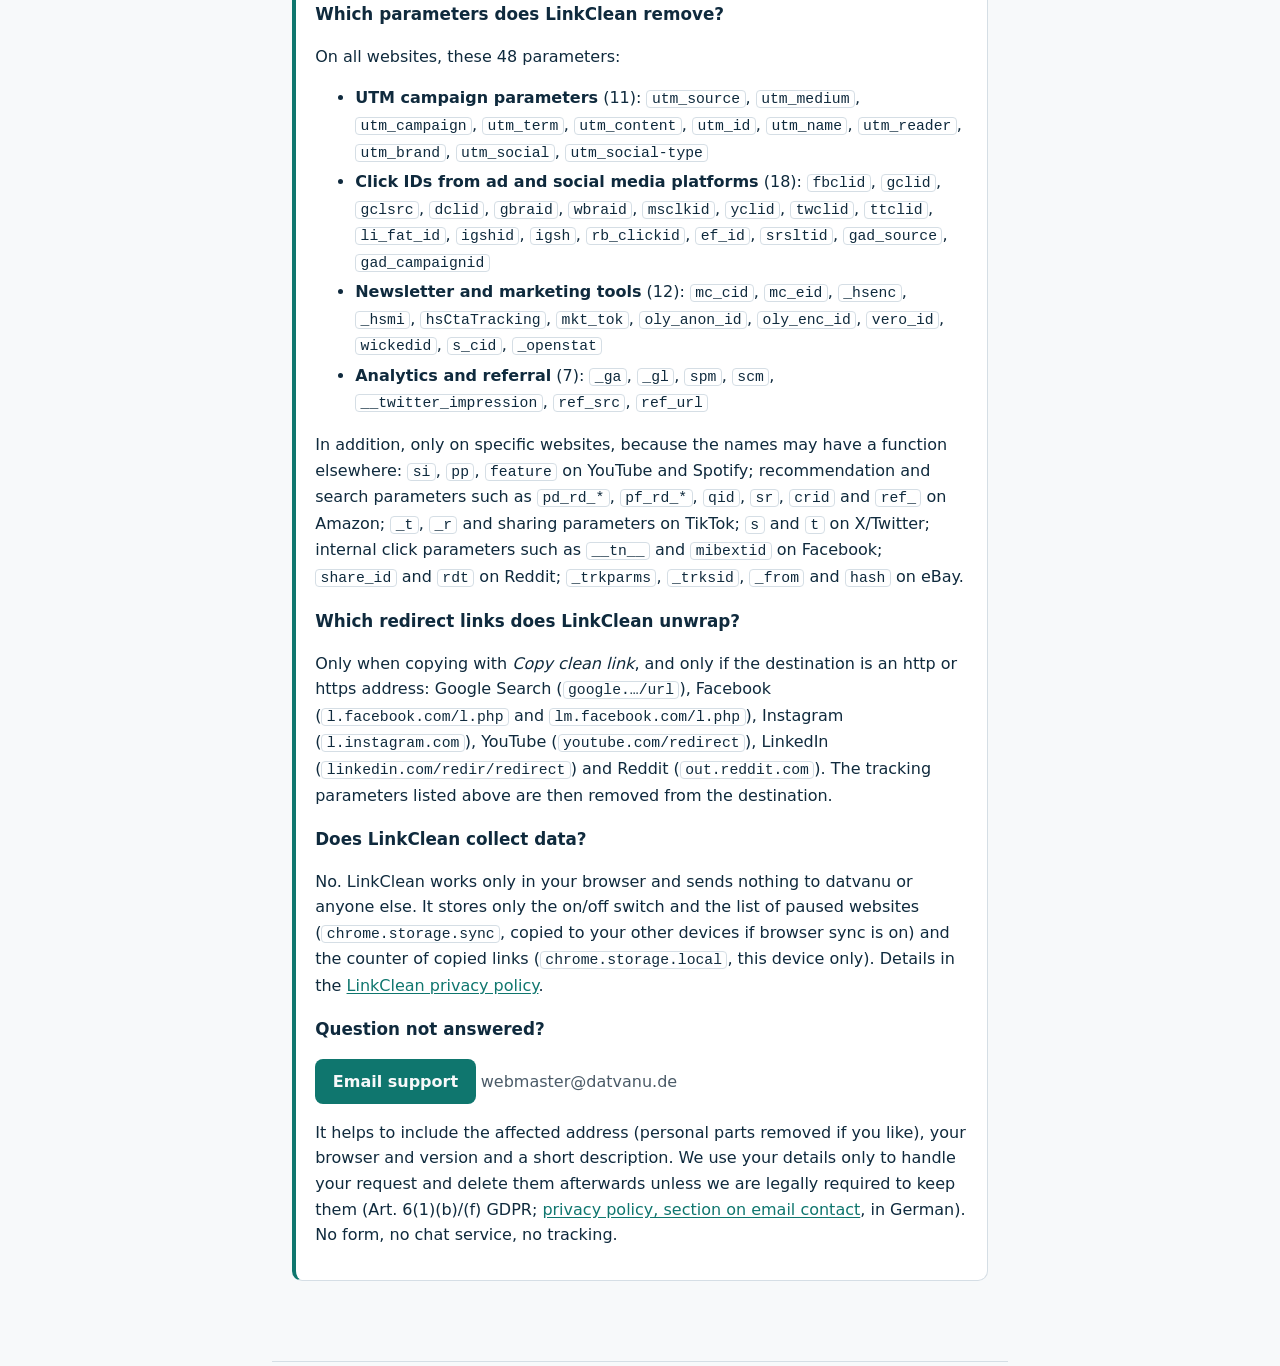
<file: linkclean/index.html>
<!doctype html>
<html lang="de">
<head>
<meta charset="utf-8">
<meta name="viewport" content="width=device-width,initial-scale=1">
<title>LinkClean – Tracking aus Links entfernen</title>
<meta name="description" content="LinkClean für Chrome und Edge: entfernt utm_, fbclid und Co. aus Links, bevor die Seite lädt. Saubere Links kopieren, je Seite pausieren. Lokal, ohne Konto.">
<meta name="color-scheme" content="light dark">
<link rel="icon" href="../img/mark.svg" type="image/svg+xml">
<link rel="stylesheet" href="../style.css">
</head>
<body>
<a class="skip" href="#inhalt">Zum Inhalt springen</a>
<header class="site-header"><a class="brand" href="../"><img src="../img/mark.svg" alt="" width="32" height="32">datvanu</a></header>
<main id="inhalt" class="doc">
<nav><a href="#de" hreflang="de">Deutsch</a><a href="#en" hreflang="en">English</a></nav>
<section id="de" lang="de">
<h1>LinkClean – Tracking aus Links entfernen</h1>
<p class="lead"><strong>Für Chrome und Edge.</strong> LinkClean entfernt Tracking-Parameter wie <code>utm_source</code>, <code>fbclid</code> oder <code>gclid</code>, bevor die Seite lädt, und kopiert dir saubere Links mit dem echten Ziel. Alles lokal im Browser, ohne Konto und ohne Server.</p>
<p class="jump"><a class="button" href="https://chromewebstore.google.com/detail/linkclean/pnbeekanjbhfmccmddemgncbopikjipb">Im Chrome Web Store installieren</a> · <a href="#download">ZIP herunterladen</a> · <a href="#support">Hilfe &amp; Support</a></p>
<p class="shot"><img src="img/linkclean-de.png" alt="Popup von LinkClean mit Schalter, „Sauberen Link kopieren“ und „Auf dieser Seite pausieren“" width="608" height="454" loading="lazy"></p>
<h2>Warum?</h2>
<p>Ein geteilter Link wie <code>…/artikel?utm_source=newsletter&amp;utm_campaign=herbst&amp;fbclid=IwAR…</code> verrät, woher du kommst, und oft auch, wer ihn geteilt hat. Für den Inhalt braucht es diese Anhängsel nicht. LinkClean schneidet sie ab.</p>
<h2>Was LinkClean macht</h2>
<ul><li><strong>Automatisch:</strong> 48 bekannte Tracking-Parameter werden beim Aufruf einer Seite entfernt, bevor sie lädt (über die in Chrome eingebaute Schnittstelle declarativeNetRequest).</li><li><strong>Seitenspezifisch:</strong> zusätzliche Regeln für große Video-, Musik-, Shopping- und Social-Media-Seiten (Liste im FAQ unten).</li><li><strong>Sauberen Link kopieren:</strong> ein Klick kopiert die aktuelle Adresse ohne Tracking. Weiterleitungslinks großer Suchmaschinen und sozialer Netzwerke werden dabei entpackt, sodass das echte Ziel geteilt wird.</li><li><strong>Auf dieser Seite pausieren:</strong> schaltet die automatische Bereinigung für eine Website ab, falls sie ihre Parameter braucht. Anmeldeseiten von Google, Apple und Microsoft sowie Google Docs und Gmail sind standardmäßig ausgenommen.</li><li>Ein/Aus-Schalter, Zähler im Symbol für bereinigte Links im aktuellen Tab, hell/dunkel, Deutsch und Englisch.</li></ul>
<h2>Du kommst von ClearURLs?</h2>
<p>ClearURLs ist für Manifest V2 gebaut; Chrome und Edge schalten solche Erweiterungen ab. ClearURLs ist im Chrome Web Store derzeit nicht mehr verfügbar (Stand Oktober 2026). LinkClean ist eine kleine, unabhängige Alternative nach den aktuellen Regeln für Chrome-Erweiterungen (Manifest V3). Wir haben beide mit denselben echten Links getestet. Ehrlich zusammengefasst:</p>
<table><tr><th scope="col"></th><th scope="col">LinkClean</th><th scope="col">ClearURLs</th></tr><tr><th scope="row">Gebaut für</th><td>Manifest V3 (aktuelle Chrome-Plattform)</td><td>Manifest V2, wird in Chrome und Edge abgeschaltet</td></tr><tr><th scope="row">Im Chrome Web Store</th><td><a href="https://chromewebstore.google.com/detail/linkclean/pnbeekanjbhfmccmddemgncbopikjipb">ja</a></td><td>nicht mehr verfügbar (Stand 10/2026)</td></tr><tr><th scope="row">Läuft in Firefox</th><td>noch nicht</td><td>ja</td></tr><tr><th scope="row">Umfang der Regeln</th><td>48 Parameter + Regeln für 8 Websites</td><td>206 Anbieter-Regeln, <strong>deutlich mehr</strong></td></tr><tr><th scope="row">Weiterleitungen beim <strong>Anklicken</strong> entpacken</th><td>nein (Grenze von Manifest V3)</td><td>ja (7 von 8 im Test)</td></tr><tr><th scope="row">Weiterleitungen beim <strong>Kopieren</strong> entpacken</th><td>ja (8 von 8 im Test)</td><td>–</td></tr><tr><th scope="row">Pause je Website</th><td>ja</td><td>nein</td></tr><tr><th scope="row">Netzwerkanfragen</th><td>keine, Regeln fest eingebaut</td><td>aktualisiert seine Regelliste aus dem Netz</td></tr></table>
<p>ClearURLs aktualisiert seine Regelliste aus dem Netz, LinkClean bringt seine Regeln fest mit und macht keine Netzwerkanfragen.</p>
<p>Kurz: ClearURLs kennt deutlich mehr Tracker und läuft in Firefox. LinkClean läuft in Chrome und Edge und lässt sich je Website pausieren.</p>
<h2>Brauchst du LinkClean überhaupt?</h2>
<p>Vielleicht nicht, und das sagen wir lieber vorher:</p>
<ul><li><strong>Brave</strong> entfernt viele Tracking-Parameter schon selbst und kann saubere Links kopieren.</li><li><strong>Firefox</strong> entfernt im Schutzmodus „Streng“ einige Parameter und hat „Link ohne Website-Tracking kopieren“.</li><li><strong>Werbeblocker wie uBlock Origin Lite</strong> können mit passenden Filterlisten ebenfalls Tracking-Parameter entfernen.</li></ul>
<p>LinkClean ist für dich, wenn du Chrome oder Edge nutzt, oft Links teilst und eine kleine Lösung willst, die ohne Einrichtung funktioniert.</p>
<h2>Datenschutz</h2>
<p>Kein Konto, keine Statistik, keine Server: LinkClean stellt keine Netzwerkanfragen und sendet keine Daten. <a href="datenschutz/">Datenschutzerklärung LinkClean</a></p>
<h2>Ehrliche Grenzen</h2>
<ul><li>Weiterleitungslinks werden beim Kopieren entpackt, nicht beim Anklicken.</li><li>Links auf einer Seite werden nicht umgeschrieben, sondern beim Öffnen bereinigt.</li><li>LinkClean ist kein Werbeblocker.</li></ul>
<h2 id="download">Download</h2>
<p><a href="linkclean-1.0.0.zip" download>LinkClean 1.0.0 als ZIP herunterladen</a> (16 KB)</p>
<p>SHA-256: <code class="hash">5c35c8a03b7cd7ef3d6431913fb30fdef9ba74ab60d8c2c15abe8c6e083650e9</code></p>
<p><strong>Chrome:</strong> <a href="https://chromewebstore.google.com/detail/linkclean/pnbeekanjbhfmccmddemgncbopikjipb">Chrome Web Store</a>. Updates kommen automatisch.</p>
<p>Edge Add-ons: Eintrag in Vorbereitung. Bis dahin funktioniert das ZIP (Anleitung unten).</p>
<h2>Installation in Chrome oder Edge (entpackte Erweiterung)</h2>
<ol><li>ZIP herunterladen und in einen dauerhaften Ordner entpacken (z. B. <code>Dokumente/LinkClean</code>). Den Ordner danach nicht löschen – der Browser lädt die Erweiterung von dort.</li><li>Erweiterungsseite öffnen: in Chrome <code>chrome://extensions</code>, in Edge <code>edge://extensions</code>.</li><li><em>Entwicklermodus</em> einschalten (Chrome: oben rechts, Edge: links).</li><li><em>Entpackte Erweiterung laden</em> (Edge: <em>Entpackt laden</em>) wählen und den entpackten Ordner auswählen, in dem die Datei <code>manifest.json</code> liegt.</li><li>Optional über das Puzzle-Symbol in der Symbolleiste anheften.</li></ol>
<p>Voraussetzung: Chrome bzw. Edge ab Version 110. Entpackt geladene Erweiterungen werden nicht automatisch aktualisiert; für eine neue Version den Ordner ersetzen und auf der Erweiterungsseite <em>Neu laden</em> klicken. Firefox wird derzeit nicht unterstützt.</p>
<h2>Berechtigungen</h2>
<ul><li><code>declarativeNetRequestWithHostAccess</code> und Zugriff auf alle Websites: Tracking-Parameter aus der Adresse entfernen, bevor die Seite lädt. Seiteninhalte werden nicht gelesen.</li><li><code>storage</code>: Ein/Aus-Schalter, Liste pausierter Seiten und Zähler.</li><li><code>activeTab</code>: Adresse des aktuellen Tabs zum Kopieren lesen, nur nach Klick.</li><li><code>clipboardWrite</code>: sauberen Link in die Zwischenablage schreiben.</li></ul>
<h2 id="support">Hilfe &amp; Support</h2>
<div class="support">
<h3>Eine Seite funktioniert mit LinkClean nicht richtig?</h3>
<p>Manche Websites brauchen ihre Parameter, etwa für Anmeldungen. Klicke auf der betroffenen Seite auf das LinkClean-Symbol und wähle <em>Auf dieser Seite pausieren</em>. Für diese Website (samt Unterdomains) wird dann nichts mehr automatisch entfernt. Öffne den ursprünglichen Link anschließend noch einmal. Mit <em>Auf dieser Seite fortsetzen</em> machst du das rückgängig. Bis zu 200 Websites lassen sich pausieren. Anmeldeseiten von Google, Apple und Microsoft sowie Google Docs und Gmail sind ab Werk ausgenommen. Mit dem Schalter oben im Fenster schaltest du LinkClean ganz aus.</p>
<h3>Welche Parameter entfernt LinkClean?</h3>
<p>Auf allen Websites diese 48 Parameter:</p>
<ul><li><strong>UTM-Kampagnenparameter</strong> (11): <code>utm_source</code>, <code>utm_medium</code>, <code>utm_campaign</code>, <code>utm_term</code>, <code>utm_content</code>, <code>utm_id</code>, <code>utm_name</code>, <code>utm_reader</code>, <code>utm_brand</code>, <code>utm_social</code>, <code>utm_social-type</code></li><li><strong>Klick-IDs von Werbe- und Social-Media-Plattformen</strong> (18): <code>fbclid</code>, <code>gclid</code>, <code>gclsrc</code>, <code>dclid</code>, <code>gbraid</code>, <code>wbraid</code>, <code>msclkid</code>, <code>yclid</code>, <code>twclid</code>, <code>ttclid</code>, <code>li_fat_id</code>, <code>igshid</code>, <code>igsh</code>, <code>rb_clickid</code>, <code>ef_id</code>, <code>srsltid</code>, <code>gad_source</code>, <code>gad_campaignid</code></li><li><strong>Newsletter- und Marketing-Tools</strong> (12): <code>mc_cid</code>, <code>mc_eid</code>, <code>_hsenc</code>, <code>_hsmi</code>, <code>hsCtaTracking</code>, <code>mkt_tok</code>, <code>oly_anon_id</code>, <code>oly_enc_id</code>, <code>vero_id</code>, <code>wickedid</code>, <code>s_cid</code>, <code>_openstat</code></li><li><strong>Analyse und Herkunft</strong> (7): <code>_ga</code>, <code>_gl</code>, <code>spm</code>, <code>scm</code>, <code>__twitter_impression</code>, <code>ref_src</code>, <code>ref_url</code></li></ul>
<p>Zusätzlich nur auf bestimmten Websites, weil die Namen anderswo eine Funktion haben können: <code>si</code>, <code>pp</code>, <code>feature</code> bei YouTube und Spotify; Empfehlungs- und Suchparameter wie <code>pd_rd_*</code>, <code>pf_rd_*</code>, <code>qid</code>, <code>sr</code>, <code>crid</code> und <code>ref_</code> bei Amazon; <code>_t</code>, <code>_r</code> und Teilen-Parameter bei TikTok; <code>s</code> und <code>t</code> bei X/Twitter; interne Klickparameter wie <code>__tn__</code> und <code>mibextid</code> bei Facebook; <code>share_id</code> und <code>rdt</code> bei Reddit; <code>_trkparms</code>, <code>_trksid</code>, <code>_from</code> und <code>hash</code> bei eBay.</p>
<h3>Welche Weiterleitungslinks entpackt LinkClean?</h3>
<p>Nur beim Kopieren mit <em>Sauberen Link kopieren</em>, und nur wenn das Ziel eine http- oder https-Adresse ist: Google-Suche (<code>google.…/url</code>), Facebook (<code>l.facebook.com/l.php</code> und <code>lm.facebook.com/l.php</code>), Instagram (<code>l.instagram.com</code>), YouTube (<code>youtube.com/redirect</code>), LinkedIn (<code>linkedin.com/redir/redirect</code>) und Reddit (<code>out.reddit.com</code>). Anschließend werden aus dem Ziel die Tracking-Parameter wie oben entfernt.</p>
<h3>Sammelt LinkClean Daten?</h3>
<p>Nein. LinkClean arbeitet nur in deinem Browser und sendet nichts an datvanu oder Dritte. Gespeichert werden nur der Ein/Aus-Schalter und die Liste pausierter Websites (<code>chrome.storage.sync</code>, bei eingeschalteter Browser-Synchronisierung auch auf deinen anderen Geräten) sowie der Zähler kopierter Links (<code>chrome.storage.local</code>, nur dieses Gerät). Details in der <a href="datenschutz/">Datenschutzerklärung LinkClean</a>.</p>
<h3>Frage nicht beantwortet?</h3>
<p><a class="button" href="mailto:webmaster@datvanu.de?subject=LinkClean%20Support">E-Mail an den Support</a> <span class="muted">webmaster@datvanu.de</span></p>
<p>Hilfreich sind die betroffene Adresse (gern ohne persönliche Teile), Browser und Version sowie eine kurze Beschreibung. Wir nutzen deine Angaben nur, um die Anfrage zu bearbeiten, und löschen sie danach, sofern keine Aufbewahrungspflicht besteht (<a href="../datenschutz/#e-mail">Datenschutz, Abschnitt E-Mail-Kontakt</a>). Kein Formular, kein Chat-Dienst, kein Tracking.</p>
</div>
</section>
<section id="en" lang="en">
<h1>LinkClean – remove tracking from links</h1>
<p class="lead"><strong>For Chrome and Edge.</strong> LinkClean removes tracking parameters like <code>utm_source</code>, <code>fbclid</code> or <code>gclid</code> before the page loads, and copies clean links with the real destination. Everything runs locally in your browser, with no account and no servers.</p>
<p class="jump"><a class="button" href="https://chromewebstore.google.com/detail/linkclean/pnbeekanjbhfmccmddemgncbopikjipb">Install from the Chrome Web Store</a> · <a href="#download-en">Download ZIP</a> · <a href="#support-en">Help &amp; support</a></p>
<p class="shot"><img src="img/linkclean-en.png" alt="LinkClean popup in dark mode with switch, “Copy clean link” and “Pause on this site”" width="608" height="420" loading="lazy"></p>
<h2>Why?</h2>
<p>A shared link like <code>…/article?utm_source=newsletter&amp;utm_campaign=autumn&amp;fbclid=IwAR…</code> tells sites where you came from, and often who shared it. The content doesn’t need any of that. LinkClean cuts it off.</p>
<h2>What LinkClean does</h2>
<ul><li><strong>Automatic:</strong> 48 known tracking parameters are removed when a page is requested, before it loads (via Chrome’s built-in declarativeNetRequest API).</li><li><strong>Site-specific:</strong> extra rules for large video, music, shopping and social media sites (list in the FAQ below).</li><li><strong>Copy clean link:</strong> one click copies the current address without tracking. Redirect links from large search engines and social networks are unwrapped so the real destination is shared.</li><li><strong>Pause on this site:</strong> turns automatic cleaning off for a website that needs its parameters. Google, Apple and Microsoft sign-in pages as well as Google Docs and Gmail are skipped by default.</li><li>On/off switch, badge with the number of cleaned links in the current tab, light/dark, English and German.</li></ul>
<h2>Coming from ClearURLs?</h2>
<p>ClearURLs is built for Manifest V2; Chrome and Edge are switching such extensions off. ClearURLs is currently no longer available in the Chrome Web Store (as of October 2026). LinkClean is a small, independent alternative built for the current Chrome extension platform (Manifest V3). We tested both with the same real-world links. Honest summary:</p>
<table><tr><th scope="col"></th><th scope="col">LinkClean</th><th scope="col">ClearURLs</th></tr><tr><th scope="row">Built for</th><td>Manifest V3 (current Chrome platform)</td><td>Manifest V2, being switched off in Chrome and Edge</td></tr><tr><th scope="row">In the Chrome Web Store</th><td><a href="https://chromewebstore.google.com/detail/linkclean/pnbeekanjbhfmccmddemgncbopikjipb">yes</a></td><td>no longer available (as of 10/2026)</td></tr><tr><th scope="row">Runs in Firefox</th><td>not yet</td><td>yes</td></tr><tr><th scope="row">Rule coverage</th><td>48 parameters + rules for 8 websites</td><td>206 provider rules, <strong>much more</strong></td></tr><tr><th scope="row">Unwraps redirects when <strong>clicking</strong></th><td>no (Manifest V3 limit)</td><td>yes (7 of 8 in our test)</td></tr><tr><th scope="row">Unwraps redirects when <strong>copying</strong></th><td>yes (8 of 8 in our test)</td><td>–</td></tr><tr><th scope="row">Pause per site</th><td>yes</td><td>no</td></tr><tr><th scope="row">Network requests</th><td>none, rules built in</td><td>updates its rule list from the internet</td></tr></table>
<p>ClearURLs updates its rule list from the internet; LinkClean ships its rules built in and makes no network requests.</p>
<p>In short: ClearURLs knows many more trackers and runs in Firefox. LinkClean runs in Chrome and Edge and can be paused per site.</p>
<h2>Do you even need LinkClean?</h2>
<p>Maybe not, and we’d rather tell you up front:</p>
<ul><li><strong>Brave</strong> already strips many tracking parameters and can copy clean links.</li><li><strong>Firefox</strong> removes some parameters in “Strict” tracking protection and has “Copy Link Without Site Tracking”.</li><li><strong>Ad blockers such as uBlock Origin Lite</strong> can also remove tracking parameters with the right filter lists.</li></ul>
<p>LinkClean is for you if you use Chrome or Edge, share links a lot, and want a small tool that works without setup.</p>
<h2>Privacy</h2>
<p>No account, no analytics, no servers: LinkClean makes no network requests and sends no data. <a href="datenschutz/#en" hreflang="en">LinkClean privacy policy</a></p>
<h2>Honest limits</h2>
<ul><li>Redirect links are unwrapped when you copy them, not when you click them.</li><li>Links on a page are not rewritten in place; they are cleaned when you open them.</li><li>LinkClean is not an ad blocker.</li></ul>
<h2 id="download-en">Download</h2>
<p><a href="linkclean-1.0.0.zip" download>Download LinkClean 1.0.0 as ZIP</a> (16 KB)</p>
<p>SHA-256: <code class="hash">5c35c8a03b7cd7ef3d6431913fb30fdef9ba74ab60d8c2c15abe8c6e083650e9</code></p>
<p><strong>Chrome:</strong> <a href="https://chromewebstore.google.com/detail/linkclean/pnbeekanjbhfmccmddemgncbopikjipb">Chrome Web Store</a>. Updates are automatic.</p>
<p>Edge Add-ons: listing in preparation. Until then, use the ZIP (instructions below).</p>
<h2>Installing in Chrome or Edge (unpacked extension)</h2>
<ol><li>Download the ZIP and extract it to a permanent folder (e.g. <code>Documents/LinkClean</code>). Do not delete the folder afterwards – the browser loads the extension from there.</li><li>Open the extensions page: <code>chrome://extensions</code> in Chrome, <code>edge://extensions</code> in Edge.</li><li>Turn on <em>Developer mode</em> (Chrome: top right, Edge: left side).</li><li>Click <em>Load unpacked</em> and select the extracted folder that contains <code>manifest.json</code>.</li><li>Optionally pin it via the puzzle icon in the toolbar.</li></ol>
<p>Requires Chrome or Edge 110 or later. Unpacked extensions are not updated automatically; for a new version replace the folder and click <em>Reload</em> on the extensions page. Firefox is not supported at the moment.</p>
<h2>Permissions</h2>
<ul><li><code>declarativeNetRequestWithHostAccess</code> and access to all sites: remove tracking parameters from the address before the page loads. Page content is not read.</li><li><code>storage</code>: on/off switch, list of paused sites and counter.</li><li><code>activeTab</code>: read the current tab’s address for copying, only after a click.</li><li><code>clipboardWrite</code>: write the clean link to the clipboard.</li></ul>
<h2 id="support-en">Help &amp; support</h2>
<div class="support">
<h3>A website does not work properly with LinkClean?</h3>
<p>Some websites need their parameters, for example for sign-ins. On the affected site, click the LinkClean icon and choose <em>Pause on this site</em>. Nothing is removed automatically on that website (including its subdomains) from then on. Then open the original link again. <em>Resume on this site</em> undoes it. You can pause up to 200 websites. Sign-in pages from Google, Apple and Microsoft, plus Google Docs and Gmail, are excluded by default. The switch at the top of the popup turns LinkClean off completely.</p>
<h3>Which parameters does LinkClean remove?</h3>
<p>On all websites, these 48 parameters:</p>
<ul><li><strong>UTM campaign parameters</strong> (11): <code>utm_source</code>, <code>utm_medium</code>, <code>utm_campaign</code>, <code>utm_term</code>, <code>utm_content</code>, <code>utm_id</code>, <code>utm_name</code>, <code>utm_reader</code>, <code>utm_brand</code>, <code>utm_social</code>, <code>utm_social-type</code></li><li><strong>Click IDs from ad and social media platforms</strong> (18): <code>fbclid</code>, <code>gclid</code>, <code>gclsrc</code>, <code>dclid</code>, <code>gbraid</code>, <code>wbraid</code>, <code>msclkid</code>, <code>yclid</code>, <code>twclid</code>, <code>ttclid</code>, <code>li_fat_id</code>, <code>igshid</code>, <code>igsh</code>, <code>rb_clickid</code>, <code>ef_id</code>, <code>srsltid</code>, <code>gad_source</code>, <code>gad_campaignid</code></li><li><strong>Newsletter and marketing tools</strong> (12): <code>mc_cid</code>, <code>mc_eid</code>, <code>_hsenc</code>, <code>_hsmi</code>, <code>hsCtaTracking</code>, <code>mkt_tok</code>, <code>oly_anon_id</code>, <code>oly_enc_id</code>, <code>vero_id</code>, <code>wickedid</code>, <code>s_cid</code>, <code>_openstat</code></li><li><strong>Analytics and referral</strong> (7): <code>_ga</code>, <code>_gl</code>, <code>spm</code>, <code>scm</code>, <code>__twitter_impression</code>, <code>ref_src</code>, <code>ref_url</code></li></ul>
<p>In addition, only on specific websites, because the names may have a function elsewhere: <code>si</code>, <code>pp</code>, <code>feature</code> on YouTube and Spotify; recommendation and search parameters such as <code>pd_rd_*</code>, <code>pf_rd_*</code>, <code>qid</code>, <code>sr</code>, <code>crid</code> and <code>ref_</code> on Amazon; <code>_t</code>, <code>_r</code> and sharing parameters on TikTok; <code>s</code> and <code>t</code> on X/Twitter; internal click parameters such as <code>__tn__</code> and <code>mibextid</code> on Facebook; <code>share_id</code> and <code>rdt</code> on Reddit; <code>_trkparms</code>, <code>_trksid</code>, <code>_from</code> and <code>hash</code> on eBay.</p>
<h3>Which redirect links does LinkClean unwrap?</h3>
<p>Only when copying with <em>Copy clean link</em>, and only if the destination is an http or https address: Google Search (<code>google.…/url</code>), Facebook (<code>l.facebook.com/l.php</code> and <code>lm.facebook.com/l.php</code>), Instagram (<code>l.instagram.com</code>), YouTube (<code>youtube.com/redirect</code>), LinkedIn (<code>linkedin.com/redir/redirect</code>) and Reddit (<code>out.reddit.com</code>). The tracking parameters listed above are then removed from the destination.</p>
<h3>Does LinkClean collect data?</h3>
<p>No. LinkClean works only in your browser and sends nothing to datvanu or anyone else. It stores only the on/off switch and the list of paused websites (<code>chrome.storage.sync</code>, copied to your other devices if browser sync is on) and the counter of copied links (<code>chrome.storage.local</code>, this device only). Details in the <a href="datenschutz/#en" hreflang="en">LinkClean privacy policy</a>.</p>
<h3>Question not answered?</h3>
<p><a class="button" href="mailto:webmaster@datvanu.de?subject=LinkClean%20Support">Email support</a> <span class="muted">webmaster@datvanu.de</span></p>
<p>It helps to include the affected address (personal parts removed if you like), your browser and version and a short description. We use your details only to handle your request and delete them afterwards unless we are legally required to keep them (Art. 6(1)(b)/(f) GDPR; <a href="../datenschutz/#e-mail">privacy policy, section on email contact</a>, in German). No form, no chat service, no tracking.</p>
</div>
</section>
</main>
<footer class="site-footer"><nav aria-label="Rechtliches"><ul><li><a href="../">Startseite</a></li><li><a href="../impressum/">Impressum</a></li><li><a href="../datenschutz/">Datenschutz</a></li></ul></nav></footer>
</body>
</html>
</file>
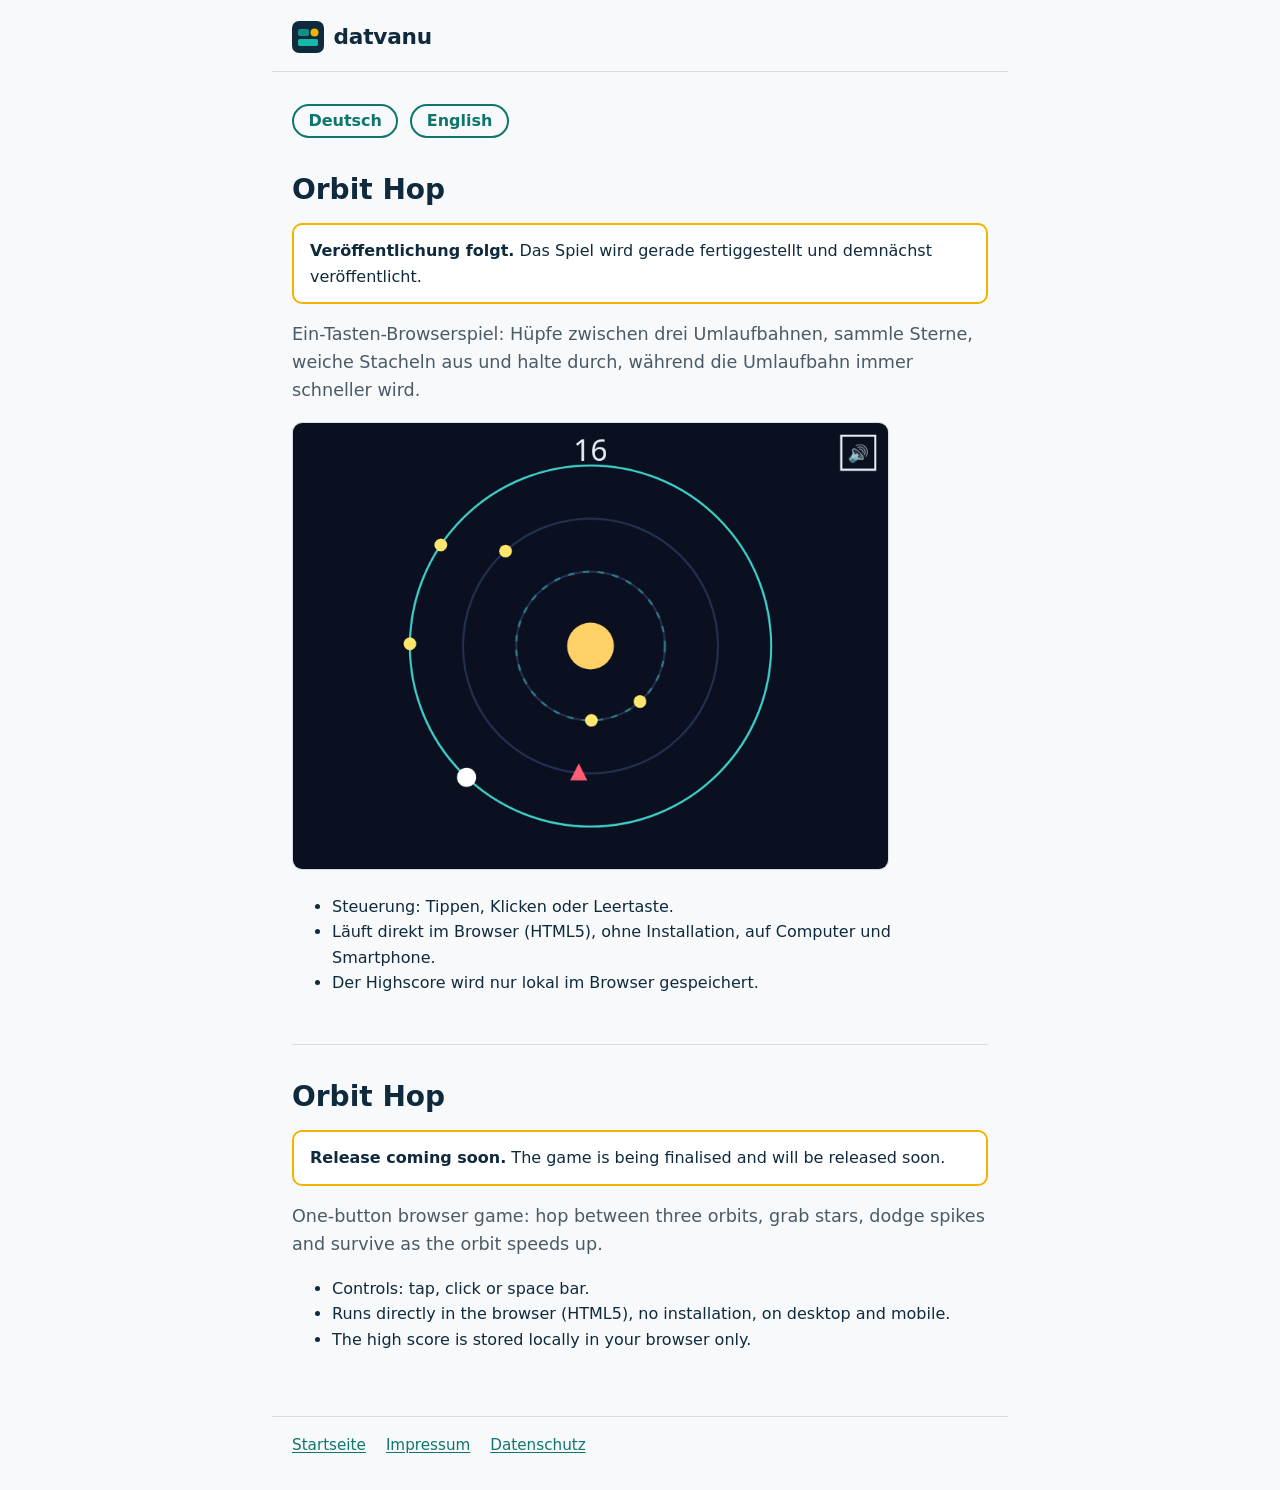
<file: orbit-hop/index.html>
<!doctype html>
<html lang="de">
<head>
<meta charset="utf-8">
<meta name="viewport" content="width=device-width,initial-scale=1">
<title>Orbit Hop – Ein-Tasten-Browserspiel</title>
<meta name="description" content="Orbit Hop: Ein-Tasten-Browserspiel – Veröffentlichung folgt.">
<meta name="color-scheme" content="light dark">
<link rel="icon" href="../img/mark.svg" type="image/svg+xml">
<link rel="stylesheet" href="../style.css">
</head>
<body>
<a class="skip" href="#inhalt">Zum Inhalt springen</a>
<header class="site-header"><a class="brand" href="../"><img src="../img/mark.svg" alt="" width="32" height="32">datvanu</a></header>
<main id="inhalt" class="doc">
<nav><a href="#de" hreflang="de">Deutsch</a><a href="#en" hreflang="en">English</a></nav>
<section id="de" lang="de">
<h1>Orbit Hop</h1>
<p class="notice"><strong>Veröffentlichung folgt.</strong> Das Spiel wird gerade fertiggestellt und demnächst veröffentlicht.</p>
<p class="lead">Ein-Tasten-Browserspiel: Hüpfe zwischen drei Umlaufbahnen, sammle Sterne, weiche Stacheln aus und halte durch, während die Umlaufbahn immer schneller wird.</p>
<p class="shot"><img src="img/orbit-hop.png" alt="Spielszene aus Orbit Hop" width="800" height="600" loading="lazy"></p>
<ul><li>Steuerung: Tippen, Klicken oder Leertaste.</li><li>Läuft direkt im Browser (HTML5), ohne Installation, auf Computer und Smartphone.</li><li>Der Highscore wird nur lokal im Browser gespeichert.</li></ul>
</section>
<section id="en" lang="en">
<h1>Orbit Hop</h1>
<p class="notice"><strong>Release coming soon.</strong> The game is being finalised and will be released soon.</p>
<p class="lead">One-button browser game: hop between three orbits, grab stars, dodge spikes and survive as the orbit speeds up.</p>
<ul><li>Controls: tap, click or space bar.</li><li>Runs directly in the browser (HTML5), no installation, on desktop and mobile.</li><li>The high score is stored locally in your browser only.</li></ul>
</section>
</main>
<footer class="site-footer"><nav aria-label="Rechtliches"><ul><li><a href="../">Startseite</a></li><li><a href="../impressum/">Impressum</a></li><li><a href="../datenschutz/">Datenschutz</a></li></ul></nav></footer>
</body>
</html>
</file>
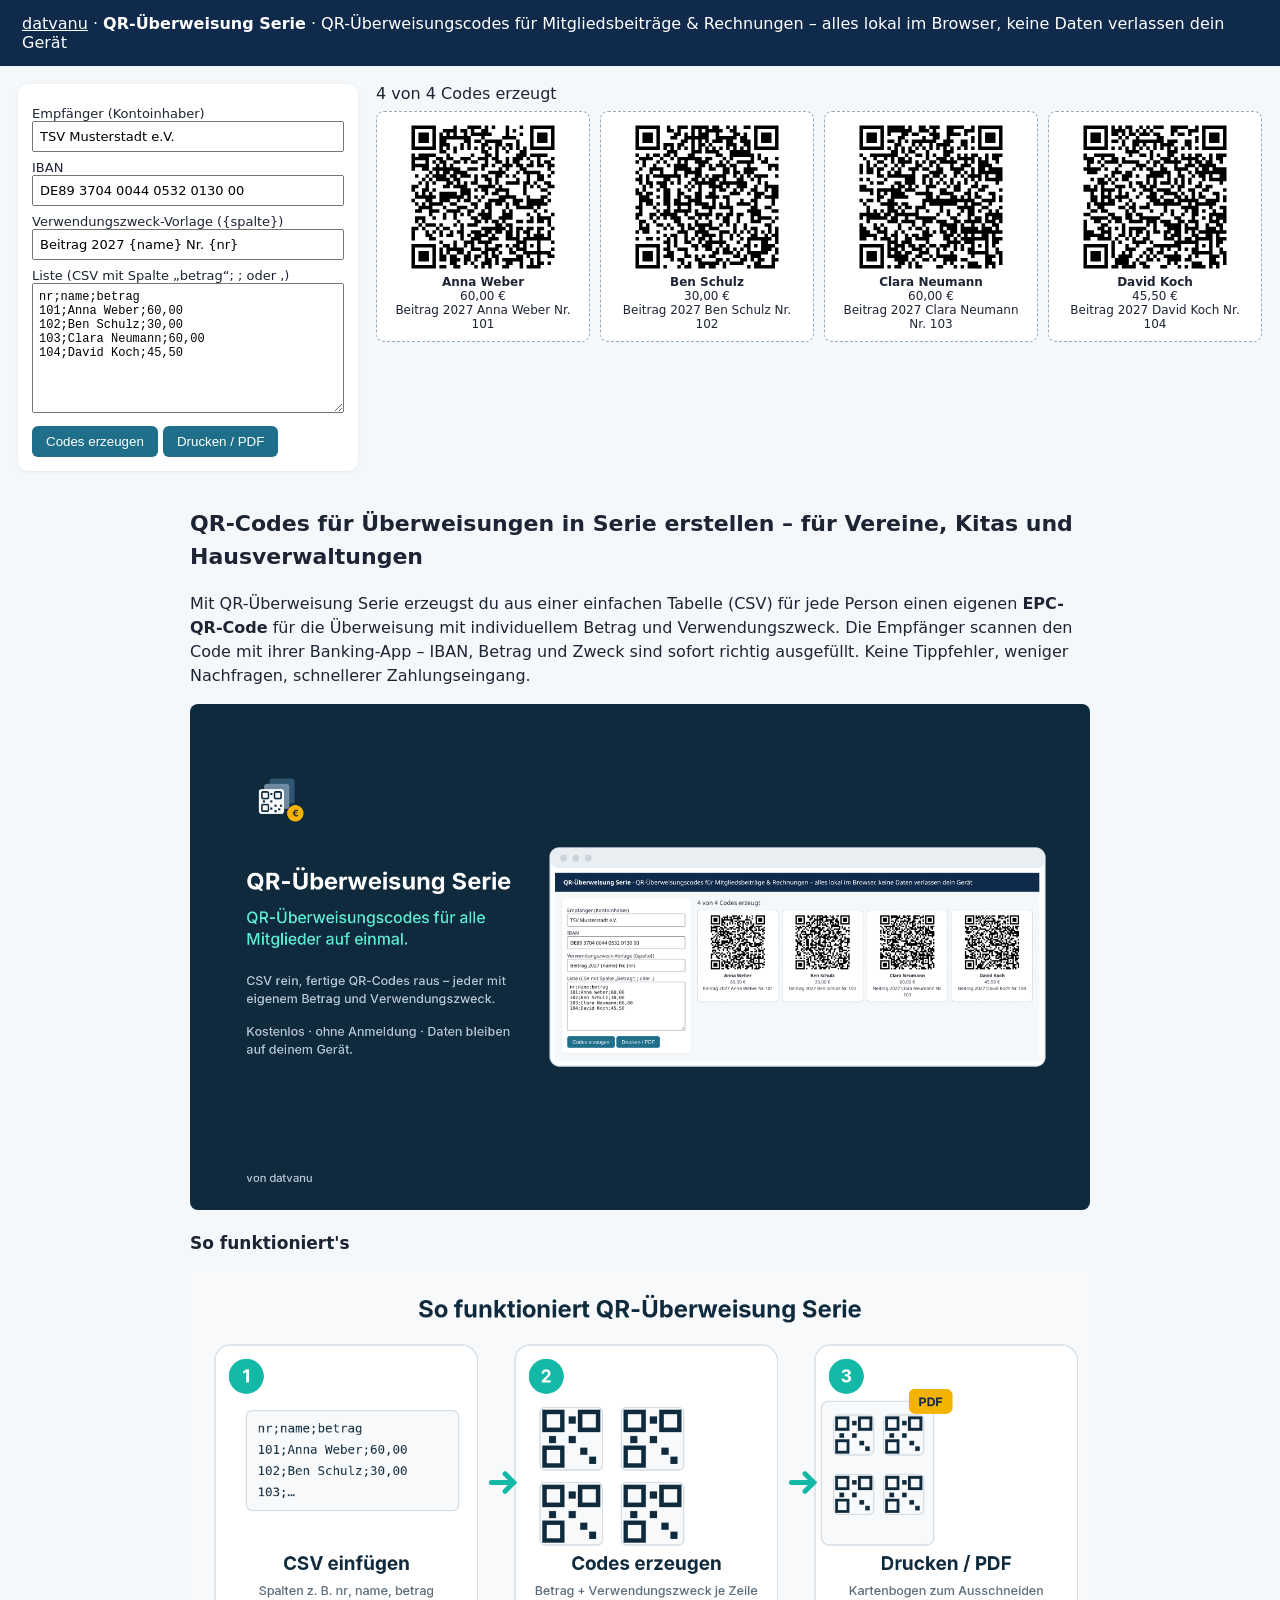
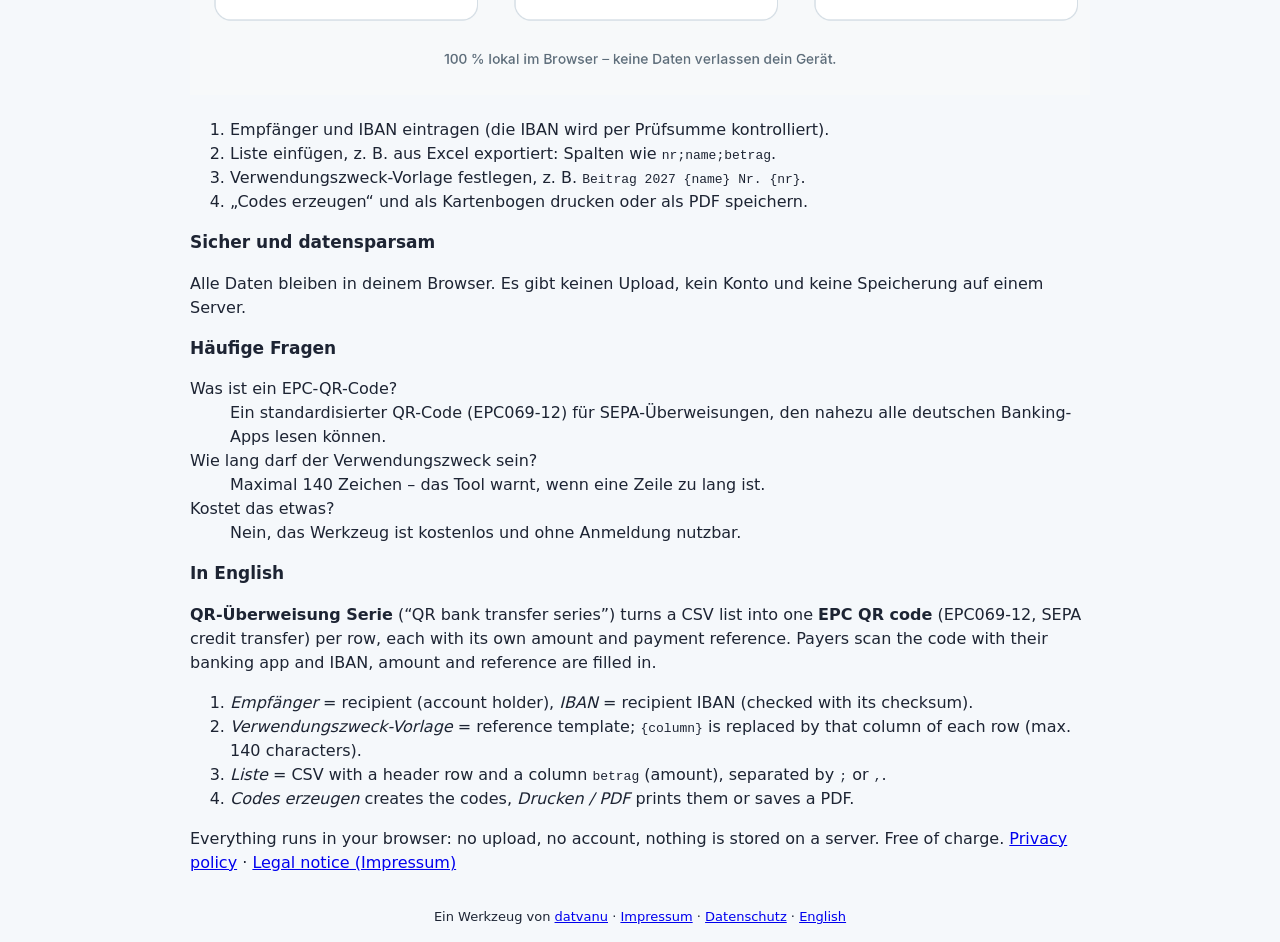
<file: qr-serie/index.html>
<!doctype html><html lang="de"><head><meta charset="utf-8"><meta name="viewport" content="width=device-width,initial-scale=1"><title>QR-Überweisung Serie – QR-Codes für alle Mitglieder auf einmal</title>
<meta name="description" content="QR-Codes für Überweisungen in Serie erstellen: Aus einer CSV-Liste QR-Überweisungscodes (EPC-QR) für alle Mitglieder, Eltern oder Mieter auf einmal erzeugen – mit eigenem Betrag und Verwendungszweck. Kostenlos, ohne Anmeldung, 100 % lokal im Browser.">
<meta name="author" content="datvanu"><meta name="publisher" content="datvanu">
<meta name="keywords" content="QR-Code Überweisung Serie, EPC QR Code, EPC-QR-Code Generator, Überweisungs-QR-Code, QR-Code Überweisung, Mitgliedsbeitrag QR-Code, Verein Beitrag einziehen, QR-Code Überweisung CSV">
<link rel="canonical" href="https://datvanu.de/qr-serie/"><link rel="icon" href="../img/mark.svg" type="image/svg+xml">
<meta property="og:type" content="website"><meta property="og:locale" content="de_DE"><meta property="og:title" content="QR-Überweisung Serie – QR-Überweisungscodes für alle auf einmal">
<meta property="og:description" content="CSV rein, fertige Überweisungs-QR-Codes raus: Mitgliedsbeiträge, Kita-Gelder, Nebenkosten. Kostenlos und datensparsam – alles bleibt auf deinem Gerät.">
<meta property="og:image" content="https://datvanu.de/qr-serie/img/og-1200x630.png"><meta property="og:image:width" content="1200"><meta property="og:image:height" content="630"><meta name="twitter:card" content="summary_large_image">
<script type="application/ld+json">{"@context":"https://schema.org","@type":"WebApplication","name":"QR-Überweisung Serie","publisher":{"@type":"Organization","name":"datvanu"},"applicationCategory":"FinanceApplication","operatingSystem":"Browser","inLanguage":"de","offers":{"@type":"Offer","price":"0","priceCurrency":"EUR"},"description":"Erzeugt aus einer CSV-Liste viele EPC-QR-Codes für Überweisungen auf einmal."}</script>

<style>body{font-family:system-ui,sans-serif;margin:0;color:#1d2433;background:#f5f8fb}header{background:#0f2a4a;color:#fff;padding:14px 22px}main{display:grid;grid-template-columns:340px 1fr;gap:18px;padding:18px}
.panel{background:#fff;border-radius:10px;padding:14px;box-shadow:0 1px 4px #0001}label{display:block;font-size:13px;margin-top:8px}input,textarea{width:100%;box-sizing:border-box;padding:6px;font:inherit}
textarea{height:130px;font-family:monospace;font-size:12px}button{margin-top:10px;padding:8px 14px;background:#1f6f8b;color:#fff;border:0;border-radius:6px}
#sheet{display:grid;grid-template-columns:repeat(auto-fill,minmax(190px,1fr));gap:10px}.card{background:#fff;border:1px dashed #9ab;border-radius:8px;padding:10px;text-align:center;font-size:12px}.card.err{border-color:#e55;color:#b00}
.card svg{width:150px;height:150px}.ad{border:1px dashed #ccc;color:#999;text-align:center;padding:16px;font-size:12px;margin-top:12px}
@media print{header,.panel.form,.ad,button{display:none}main{display:block;padding:0}.card{break-inside:avoid}}.seo{max-width:900px;margin:10px auto;padding:0 18px;line-height:1.5}.seo h1{font-size:22px}.seo h2{font-size:17px}footer{text-align:center;padding:18px;font-size:13px}@media print{.seo,footer{display:none}}</style></head><body>
<header><a href="../" style="color:#fff">datvanu</a> · <b>QR-Überweisung Serie</b> · QR-Überweisungscodes für Mitgliedsbeiträge &amp; Rechnungen – alles lokal im Browser, keine Daten verlassen dein Gerät</header>
<main><div class="panel form"><label>Empfänger (Kontoinhaber)<input id="recv" value="TSV Musterstadt e.V."></label><label>IBAN<input id="iban" value="DE89 3704 0044 0532 0130 00"></label>
<label>Verwendungszweck-Vorlage ({spalte})<input id="tpl" value="Beitrag 2027 {name} Nr. {nr}"></label>
<label>Liste (CSV mit Spalte „betrag“; ; oder ,)<textarea id="csv">nr;name;betrag
101;Anna Weber;60,00
102;Ben Schulz;30,00
103;Clara Neumann;60,00
104;David Koch;45,50</textarea></label><button id="go">Codes erzeugen</button> <button onclick="print()">Drucken / PDF</button>
</div>
<div><div id="sum" style="margin-bottom:8px"></div><div id="sheet"></div></div></main>
<section class="seo"><h1>QR-Codes für Überweisungen in Serie erstellen – für Vereine, Kitas und Hausverwaltungen</h1>
<p>Mit QR-Überweisung Serie erzeugst du aus einer einfachen Tabelle (CSV) für jede Person einen eigenen <b>EPC-QR-Code</b> für die Überweisung mit individuellem Betrag und Verwendungszweck. Die Empfänger scannen den Code mit ihrer Banking-App – IBAN, Betrag und Zweck sind sofort richtig ausgefüllt. Keine Tippfehler, weniger Nachfragen, schnellerer Zahlungseingang.</p>
<img src="img/hero-1600x900.png" alt="QR-Überweisung Serie im Browser: CSV-Liste links, fertige QR-Code-Karten rechts" width="1600" height="900" loading="lazy" style="width:100%;height:auto;border-radius:8px">
<h2>So funktioniert's</h2><img src="img/explainer-1440x680.png" alt="Ablauf: CSV einfügen, Codes erzeugen, drucken oder als PDF speichern" width="1440" height="680" loading="lazy" style="width:100%;height:auto"><ol><li>Empfänger und IBAN eintragen (die IBAN wird per Prüfsumme kontrolliert).</li><li>Liste einfügen, z. B. aus Excel exportiert: Spalten wie <code>nr;name;betrag</code>.</li><li>Verwendungszweck-Vorlage festlegen, z. B. <code>Beitrag 2027 {name} Nr. {nr}</code>.</li><li>„Codes erzeugen“ und als Kartenbogen drucken oder als PDF speichern.</li></ol>
<h2>Sicher und datensparsam</h2><p>Alle Daten bleiben in deinem Browser. Es gibt keinen Upload, kein Konto und keine Speicherung auf einem Server.</p>
<h2>Häufige Fragen</h2><dl><dt>Was ist ein EPC-QR-Code?</dt><dd>Ein standardisierter QR-Code (EPC069-12) für SEPA-Überweisungen, den nahezu alle deutschen Banking-Apps lesen können.</dd>
<dt>Wie lang darf der Verwendungszweck sein?</dt><dd>Maximal 140 Zeichen – das Tool warnt, wenn eine Zeile zu lang ist.</dd>
<dt>Kostet das etwas?</dt><dd>Nein, das Werkzeug ist kostenlos und ohne Anmeldung nutzbar.</dd></dl></section>
<section class="seo" id="en" lang="en"><h2>In English</h2>
<p><b>QR-Überweisung Serie</b> (“QR bank transfer series”) turns a CSV list into one <b>EPC QR code</b> (EPC069-12, SEPA credit transfer) per row, each with its own amount and payment reference. Payers scan the code with their banking app and IBAN, amount and reference are filled in.</p>
<ol><li><i>Empfänger</i> = recipient (account holder), <i>IBAN</i> = recipient IBAN (checked with its checksum).</li><li><i>Verwendungszweck-Vorlage</i> = reference template; <code>{column}</code> is replaced by that column of each row (max. 140 characters).</li><li><i>Liste</i> = CSV with a header row and a column <code>betrag</code> (amount), separated by <code>;</code> or <code>,</code>.</li><li><i>Codes erzeugen</i> creates the codes, <i>Drucken / PDF</i> prints them or saves a PDF.</li></ol>
<p>Everything runs in your browser: no upload, no account, nothing is stored on a server. Free of charge. <a href="datenschutz/#en" hreflang="en">Privacy policy</a> · <a href="../impressum/">Legal notice (Impressum)</a></p></section>
<footer>Ein Werkzeug von <a href="../">datvanu</a> · <a href="../impressum/">Impressum</a> · <a href="datenschutz/">Datenschutz</a> · <a href="#en" hreflang="en">English</a></footer>

<script src="qrcode.js"></script><script src="epc.js"></script><script>
function esc(s){return s.replace(/[&<>]/g,c=>({'&':'&amp;','<':'&lt;','>':'&gt;'}[c]))}
function go(){const rows=EPC.parseCsv(csv.value);let ok=0;sheet.innerHTML=rows.map(r=>{const text=EPC.fillTemplate(tpl.value,r);
 try{const p=EPC.epcPayload({name:document.getElementById("recv").value,iban:iban.value,amount:r.betrag,text});qrcode.stringToBytes=qrcode.stringToBytesFuncs['UTF-8'];const q=qrcode(0,'M');q.addData(p,'Byte');q.make();ok++;
 return `<div class="card">${q.createSvgTag({margin:2,scalable:true})}<div><b>${esc(r.name||'')}</b></div><div>${esc(r.betrag||'')} €</div><div>${esc(text)}</div></div>`}
 catch(e){return `<div class="card err">${esc(r.name||'?')}: ${esc(e.message)}</div>`}}).join('');sum.textContent=`${ok} von ${rows.length} Codes erzeugt`}
document.getElementById('go').onclick=go;go();</script></body></html>
</file>
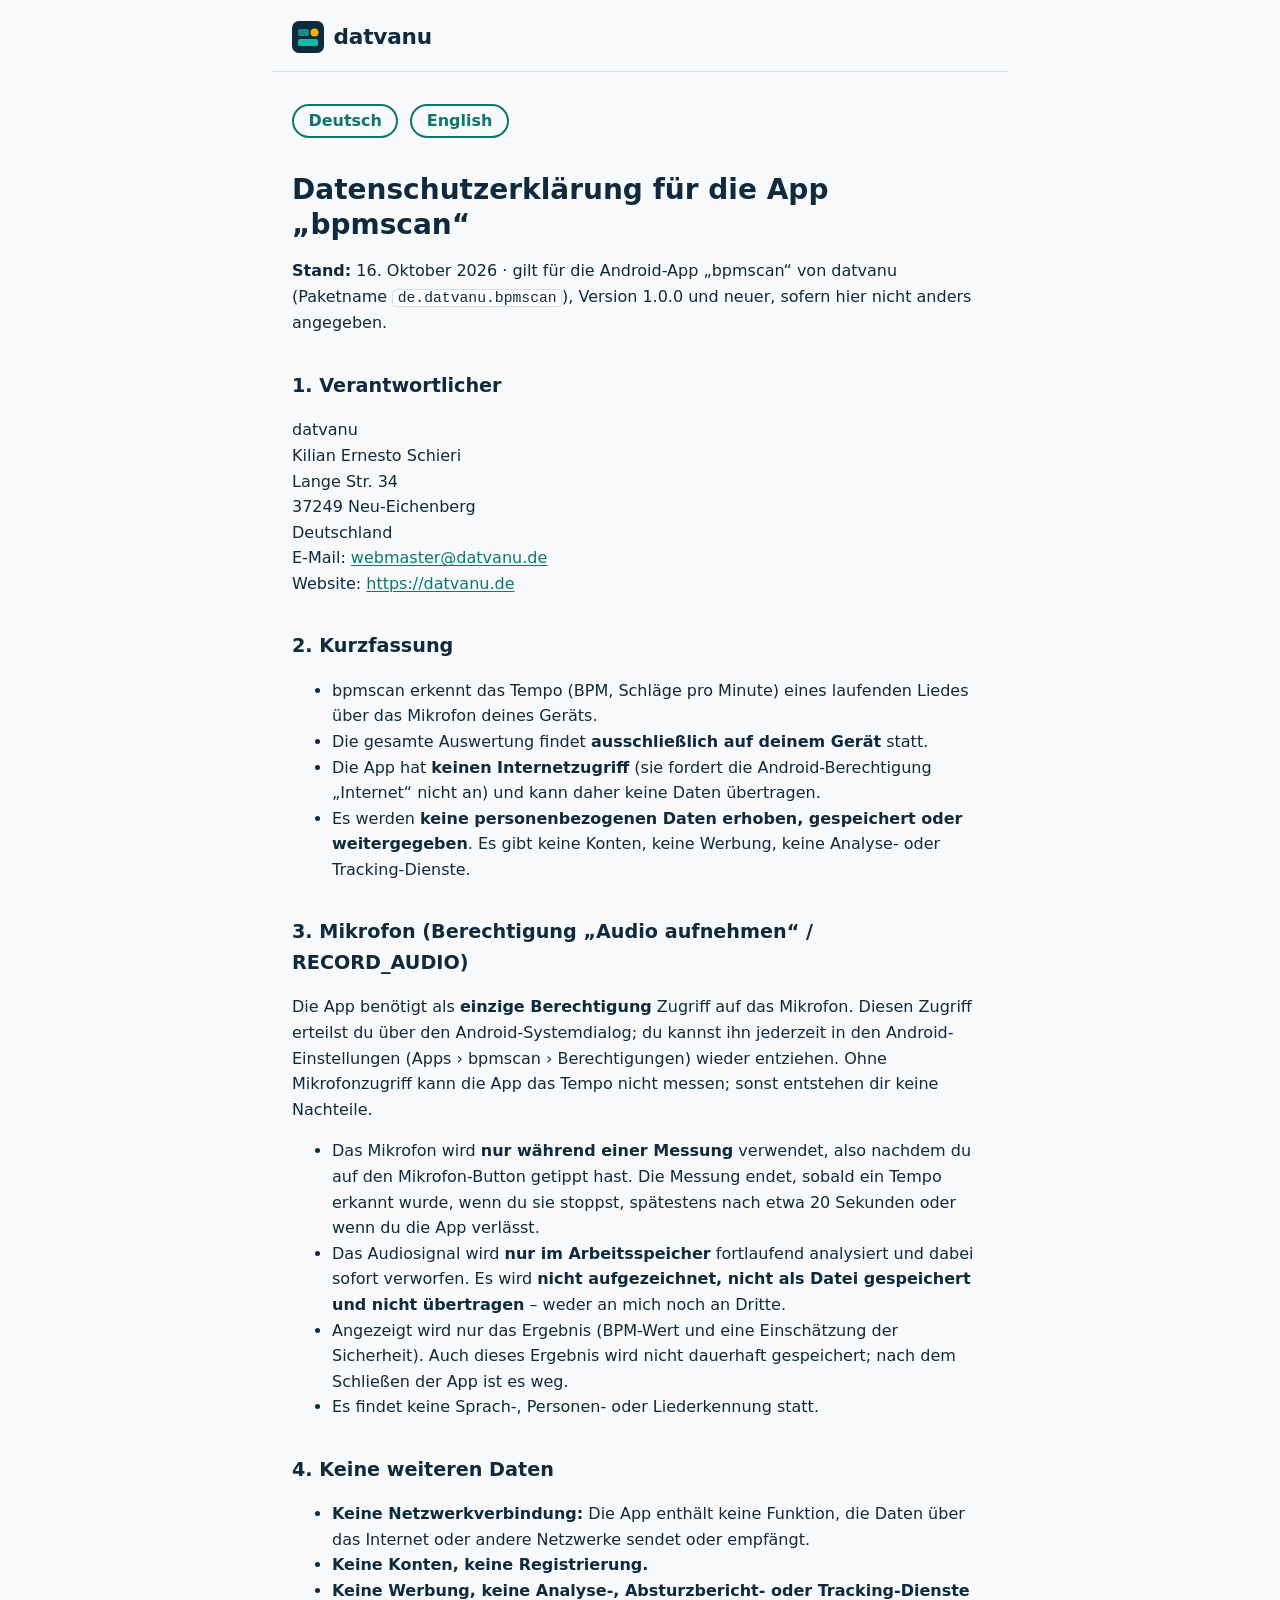
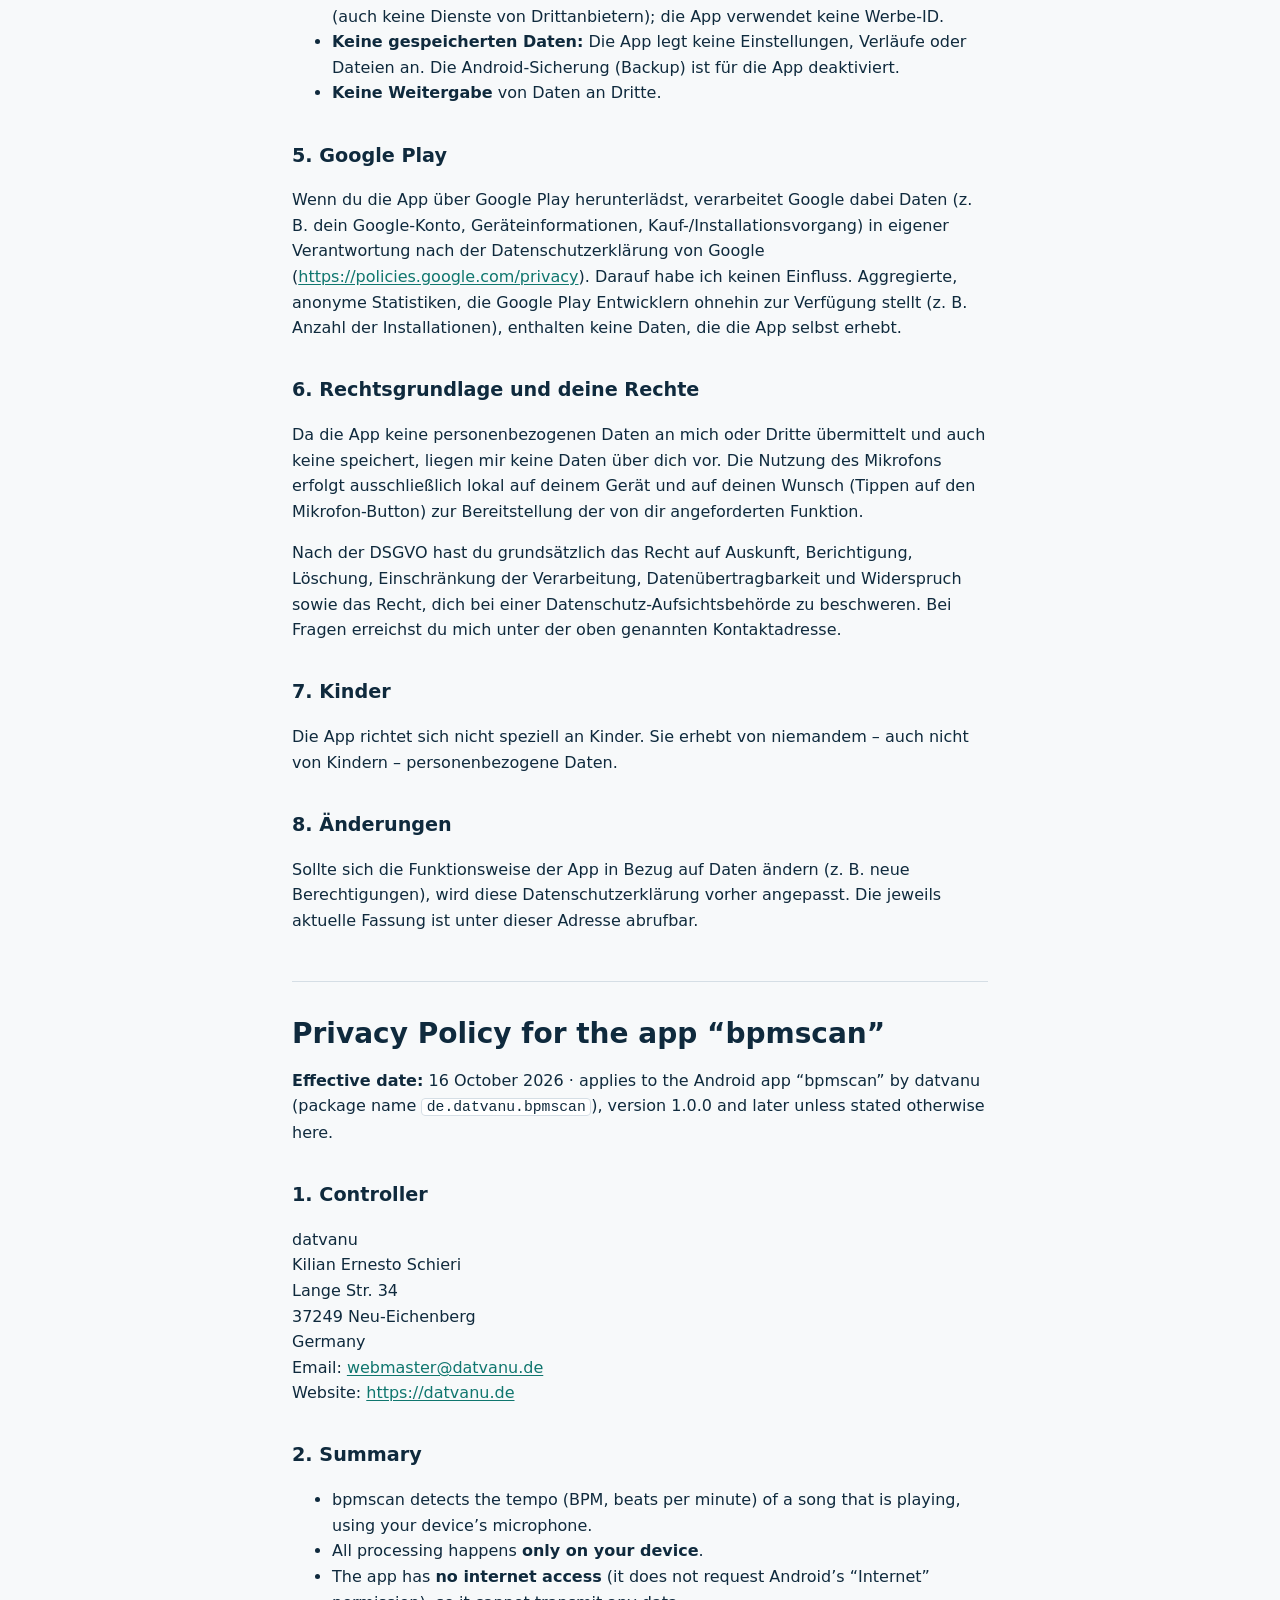
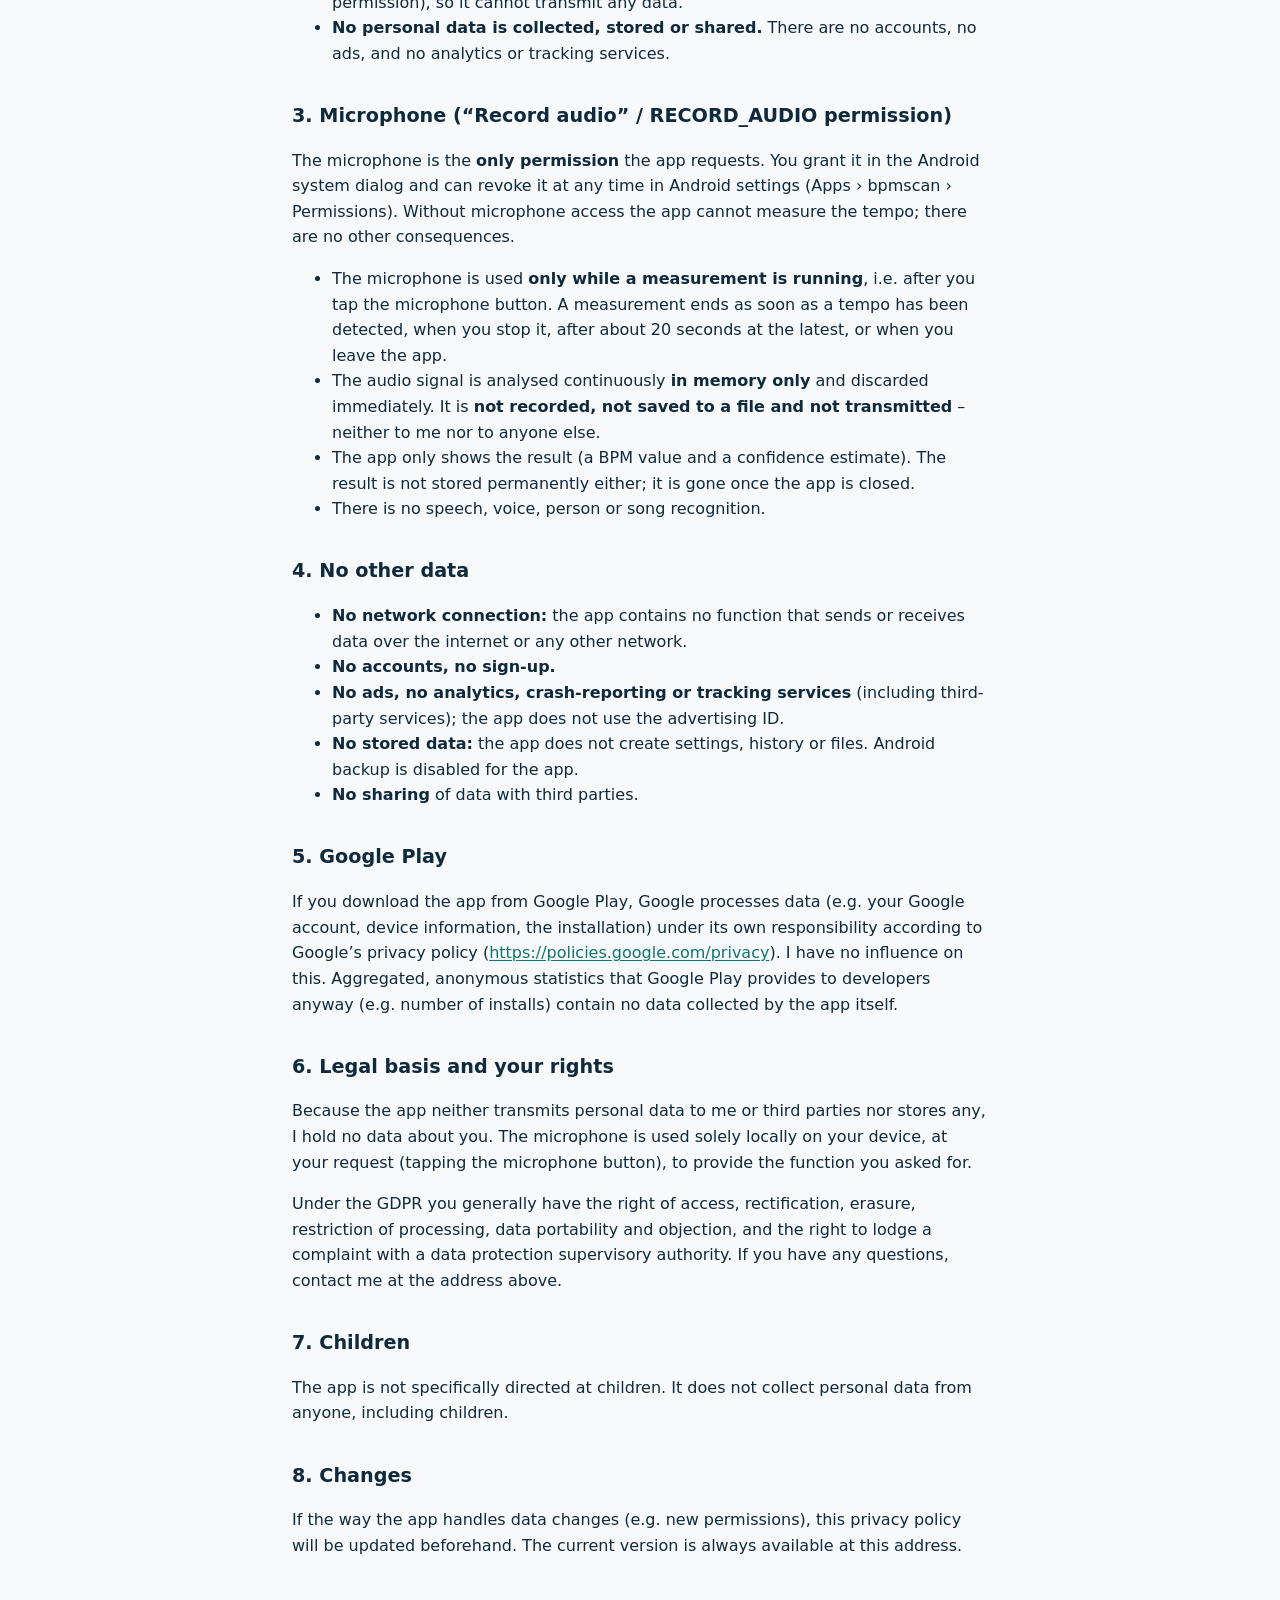
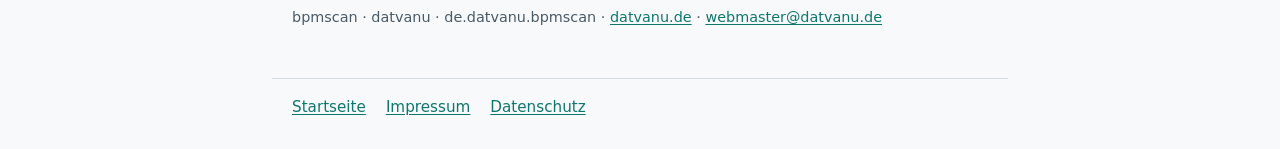
<file: bpmscan/datenschutz/index.html>
<!doctype html>
<html lang="de">
<head>
<meta charset="utf-8">
<meta name="viewport" content="width=device-width,initial-scale=1">
<title>bpmscan – Datenschutzerklärung / Privacy Policy</title>
<meta name="color-scheme" content="light dark">
<link rel="icon" href="../../img/mark.svg" type="image/svg+xml">
<link rel="stylesheet" href="../../style.css">
</head>
<body>
<a class="skip" href="#inhalt">Zum Inhalt springen</a>
<header class="site-header"><a class="brand" href="../../"><img src="../../img/mark.svg" alt="" width="32" height="32">datvanu</a></header>
<main id="inhalt" class="doc">
<nav><a href="#de" hreflang="de">Deutsch</a><a href="#en" hreflang="en">English</a></nav>
<section id="de" lang="de">
<h1>Datenschutzerklärung für die App „bpmscan“</h1>
<p><strong>Stand:</strong> 16. Oktober 2026 · gilt für die Android-App „bpmscan“ von datvanu (Paketname <code>de.datvanu.bpmscan</code>), Version 1.0.0 und neuer, sofern hier nicht anders angegeben.</p>
<h2>1. Verantwortlicher</h2>
<p>datvanu<br>
Kilian Ernesto Schieri<br>
Lange Str. 34<br>
37249 Neu-Eichenberg<br>
Deutschland<br>
E-Mail: <a href="mailto:webmaster@datvanu.de">webmaster@datvanu.de</a><br>
Website: <a href="https://datvanu.de" rel="noopener">https://datvanu.de</a></p>
<h2>2. Kurzfassung</h2>
<ul>
<li>bpmscan erkennt das Tempo (BPM, Schläge pro Minute) eines laufenden Liedes über das Mikrofon deines Geräts.</li>
<li>Die gesamte Auswertung findet <strong>ausschließlich auf deinem Gerät</strong> statt.</li>
<li>Die App hat <strong>keinen Internetzugriff</strong> (sie fordert die Android-Berechtigung „Internet“ nicht an) und kann daher keine Daten übertragen.</li>
<li>Es werden <strong>keine personenbezogenen Daten erhoben, gespeichert oder weitergegeben</strong>. Es gibt keine Konten, keine Werbung, keine Analyse- oder Tracking-Dienste.</li>
</ul>
<h2>3. Mikrofon (Berechtigung „Audio aufnehmen“ / RECORD_AUDIO)</h2>
<p>Die App benötigt als <strong>einzige Berechtigung</strong> Zugriff auf das Mikrofon. Diesen Zugriff erteilst du über den Android-Systemdialog; du kannst ihn jederzeit in den Android-Einstellungen (Apps › bpmscan › Berechtigungen) wieder entziehen. Ohne Mikrofonzugriff kann die App das Tempo nicht messen; sonst entstehen dir keine Nachteile.</p>
<ul>
<li>Das Mikrofon wird <strong>nur während einer Messung</strong> verwendet, also nachdem du auf den Mikrofon-Button getippt hast. Die Messung endet, sobald ein Tempo erkannt wurde, wenn du sie stoppst, spätestens nach etwa 20 Sekunden oder wenn du die App verlässt.</li>
<li>Das Audiosignal wird <strong>nur im Arbeitsspeicher</strong> fortlaufend analysiert und dabei sofort verworfen. Es wird <strong>nicht aufgezeichnet, nicht als Datei gespeichert und nicht übertragen</strong> – weder an mich noch an Dritte.</li>
<li>Angezeigt wird nur das Ergebnis (BPM-Wert und eine Einschätzung der Sicherheit). Auch dieses Ergebnis wird nicht dauerhaft gespeichert; nach dem Schließen der App ist es weg.</li>
<li>Es findet keine Sprach-, Personen- oder Liederkennung statt.</li>
</ul>
<h2>4. Keine weiteren Daten</h2>
<ul>
<li><strong>Keine Netzwerkverbindung:</strong> Die App enthält keine Funktion, die Daten über das Internet oder andere Netzwerke sendet oder empfängt.</li>
<li><strong>Keine Konten, keine Registrierung.</strong></li>
<li><strong>Keine Werbung, keine Analyse-, Absturzbericht- oder Tracking-Dienste</strong> (auch keine Dienste von Drittanbietern); die App verwendet keine Werbe-ID.</li>
<li><strong>Keine gespeicherten Daten:</strong> Die App legt keine Einstellungen, Verläufe oder Dateien an. Die Android-Sicherung (Backup) ist für die App deaktiviert.</li>
<li><strong>Keine Weitergabe</strong> von Daten an Dritte.</li>
</ul>
<h2>5. Google Play</h2>
<p>Wenn du die App über Google Play herunterlädst, verarbeitet Google dabei Daten (z. B. dein Google-Konto, Geräteinformationen, Kauf-/Installationsvorgang) in eigener Verantwortung nach der Datenschutzerklärung von Google (<a href="https://policies.google.com/privacy" rel="noopener">https://policies.google.com/privacy</a>). Darauf habe ich keinen Einfluss. Aggregierte, anonyme Statistiken, die Google Play Entwicklern ohnehin zur Verfügung stellt (z. B. Anzahl der Installationen), enthalten keine Daten, die die App selbst erhebt.</p>
<h2>6. Rechtsgrundlage und deine Rechte</h2>
<p>Da die App keine personenbezogenen Daten an mich oder Dritte übermittelt und auch keine speichert, liegen mir keine Daten über dich vor. Die Nutzung des Mikrofons erfolgt ausschließlich lokal auf deinem Gerät und auf deinen Wunsch (Tippen auf den Mikrofon-Button) zur Bereitstellung der von dir angeforderten Funktion.</p>
<p>Nach der DSGVO hast du grundsätzlich das Recht auf Auskunft, Berichtigung, Löschung, Einschränkung der Verarbeitung, Datenübertragbarkeit und Widerspruch sowie das Recht, dich bei einer Datenschutz-Aufsichtsbehörde zu beschweren. Bei Fragen erreichst du mich unter der oben genannten Kontaktadresse.</p>
<h2>7. Kinder</h2>
<p>Die App richtet sich nicht speziell an Kinder. Sie erhebt von niemandem – auch nicht von Kindern – personenbezogene Daten.</p>
<h2>8. Änderungen</h2>
<p>Sollte sich die Funktionsweise der App in Bezug auf Daten ändern (z. B. neue Berechtigungen), wird diese Datenschutzerklärung vorher angepasst. Die jeweils aktuelle Fassung ist unter dieser Adresse abrufbar.</p>
</section>
<section id="en" lang="en">
<h1>Privacy Policy for the app “bpmscan”</h1>
<p><strong>Effective date:</strong> 16 October 2026 · applies to the Android app “bpmscan” by datvanu (package name <code>de.datvanu.bpmscan</code>), version 1.0.0 and later unless stated otherwise here.</p>
<h2>1. Controller</h2>
<p>datvanu<br>
Kilian Ernesto Schieri<br>
Lange Str. 34<br>
37249 Neu-Eichenberg<br>
Germany<br>
Email: <a href="mailto:webmaster@datvanu.de">webmaster@datvanu.de</a><br>
Website: <a href="https://datvanu.de" rel="noopener">https://datvanu.de</a></p>
<h2>2. Summary</h2>
<ul>
<li>bpmscan detects the tempo (BPM, beats per minute) of a song that is playing, using your device’s microphone.</li>
<li>All processing happens <strong>only on your device</strong>.</li>
<li>The app has <strong>no internet access</strong> (it does not request Android’s “Internet” permission), so it cannot transmit any data.</li>
<li><strong>No personal data is collected, stored or shared.</strong> There are no accounts, no ads, and no analytics or tracking services.</li>
</ul>
<h2>3. Microphone (“Record audio” / RECORD_AUDIO permission)</h2>
<p>The microphone is the <strong>only permission</strong> the app requests. You grant it in the Android system dialog and can revoke it at any time in Android settings (Apps › bpmscan › Permissions). Without microphone access the app cannot measure the tempo; there are no other consequences.</p>
<ul>
<li>The microphone is used <strong>only while a measurement is running</strong>, i.e. after you tap the microphone button. A measurement ends as soon as a tempo has been detected, when you stop it, after about 20 seconds at the latest, or when you leave the app.</li>
<li>The audio signal is analysed continuously <strong>in memory only</strong> and discarded immediately. It is <strong>not recorded, not saved to a file and not transmitted</strong> – neither to me nor to anyone else.</li>
<li>The app only shows the result (a BPM value and a confidence estimate). The result is not stored permanently either; it is gone once the app is closed.</li>
<li>There is no speech, voice, person or song recognition.</li>
</ul>
<h2>4. No other data</h2>
<ul>
<li><strong>No network connection:</strong> the app contains no function that sends or receives data over the internet or any other network.</li>
<li><strong>No accounts, no sign-up.</strong></li>
<li><strong>No ads, no analytics, crash-reporting or tracking services</strong> (including third-party services); the app does not use the advertising ID.</li>
<li><strong>No stored data:</strong> the app does not create settings, history or files. Android backup is disabled for the app.</li>
<li><strong>No sharing</strong> of data with third parties.</li>
</ul>
<h2>5. Google Play</h2>
<p>If you download the app from Google Play, Google processes data (e.g. your Google account, device information, the installation) under its own responsibility according to Google’s privacy policy (<a href="https://policies.google.com/privacy" rel="noopener">https://policies.google.com/privacy</a>). I have no influence on this. Aggregated, anonymous statistics that Google Play provides to developers anyway (e.g. number of installs) contain no data collected by the app itself.</p>
<h2>6. Legal basis and your rights</h2>
<p>Because the app neither transmits personal data to me or third parties nor stores any, I hold no data about you. The microphone is used solely locally on your device, at your request (tapping the microphone button), to provide the function you asked for.</p>
<p>Under the GDPR you generally have the right of access, rectification, erasure, restriction of processing, data portability and objection, and the right to lodge a complaint with a data protection supervisory authority. If you have any questions, contact me at the address above.</p>
<h2>7. Children</h2>
<p>The app is not specifically directed at children. It does not collect personal data from anyone, including children.</p>
<h2>8. Changes</h2>
<p>If the way the app handles data changes (e.g. new permissions), this privacy policy will be updated beforehand. The current version is always available at this address.</p>
</section>
<footer>bpmscan · datvanu · de.datvanu.bpmscan · <a href="https://datvanu.de">datvanu.de</a> · <a href="mailto:webmaster@datvanu.de">webmaster@datvanu.de</a></footer>
</main>
<footer class="site-footer"><nav aria-label="Rechtliches"><ul><li><a href="../../">Startseite</a></li><li><a href="../../impressum/">Impressum</a></li><li><a href="../../datenschutz/">Datenschutz</a></li></ul></nav></footer>
</body>
</html>
</file>
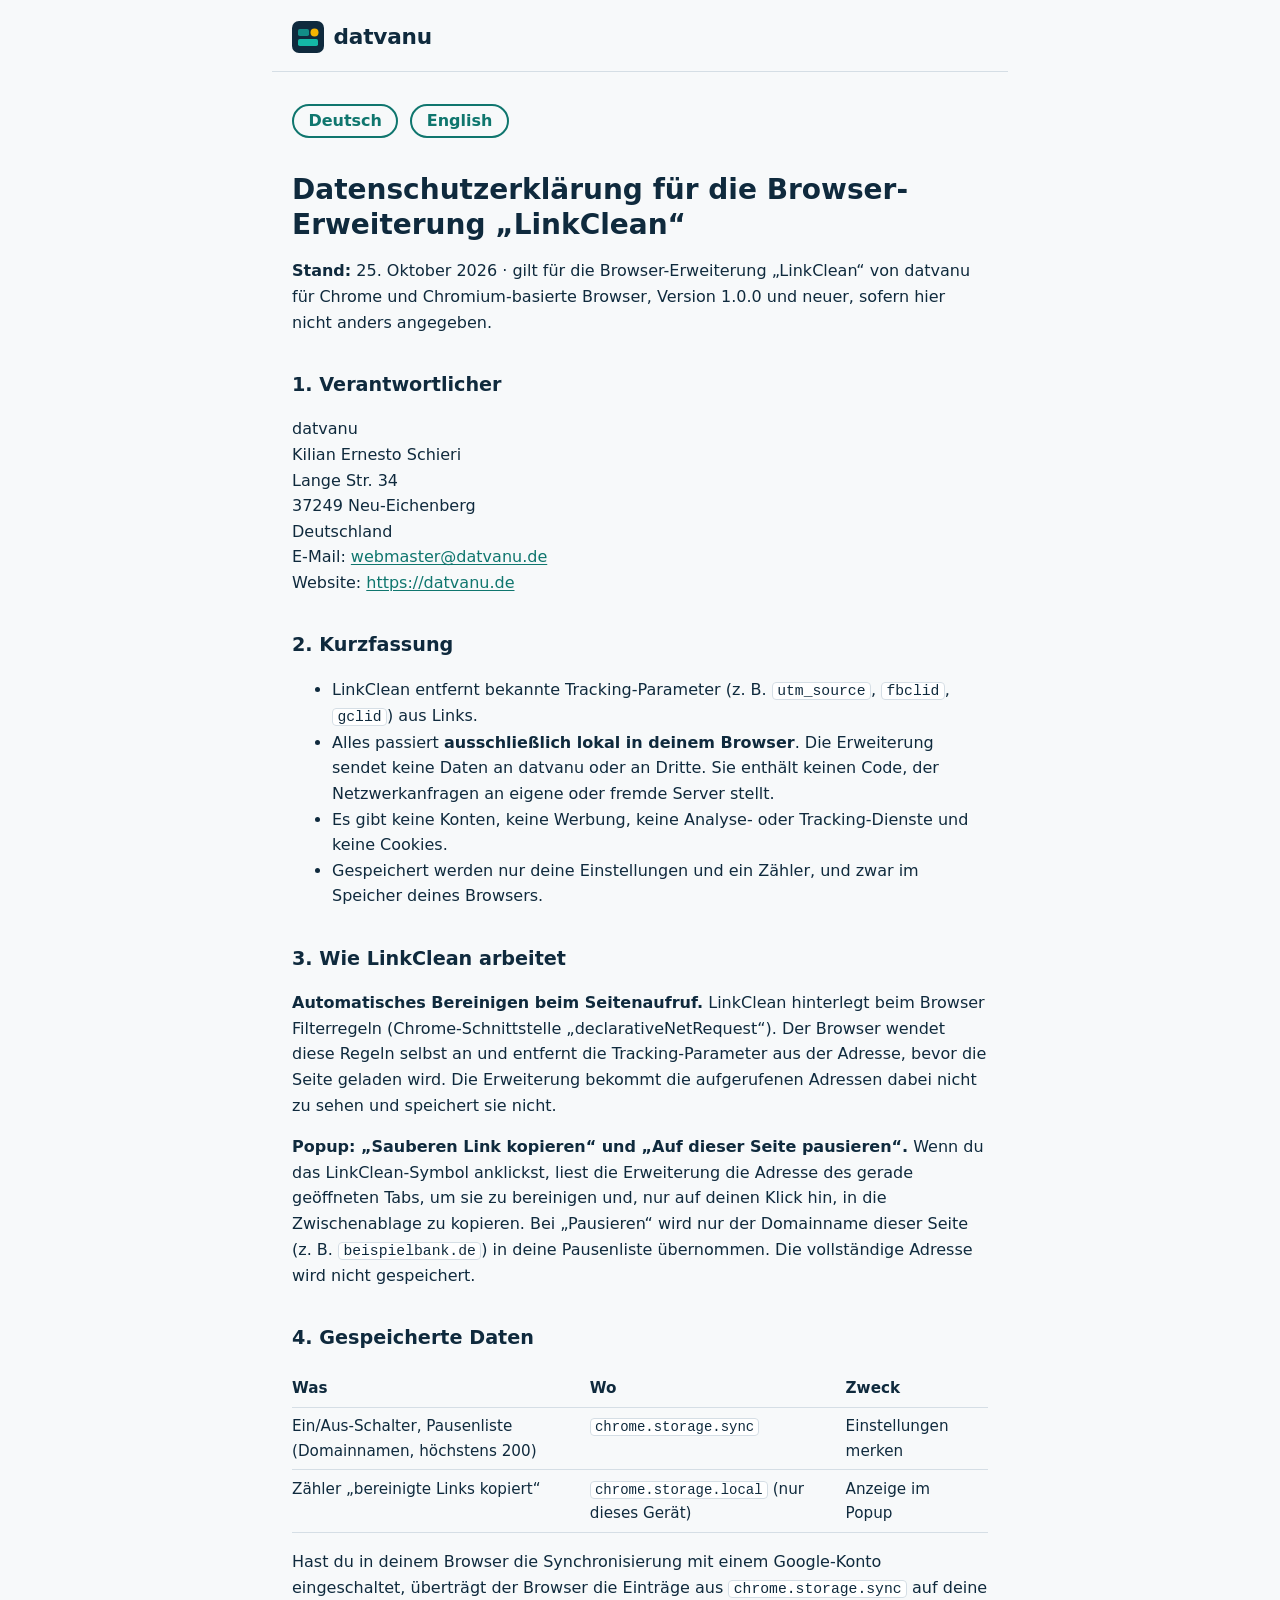
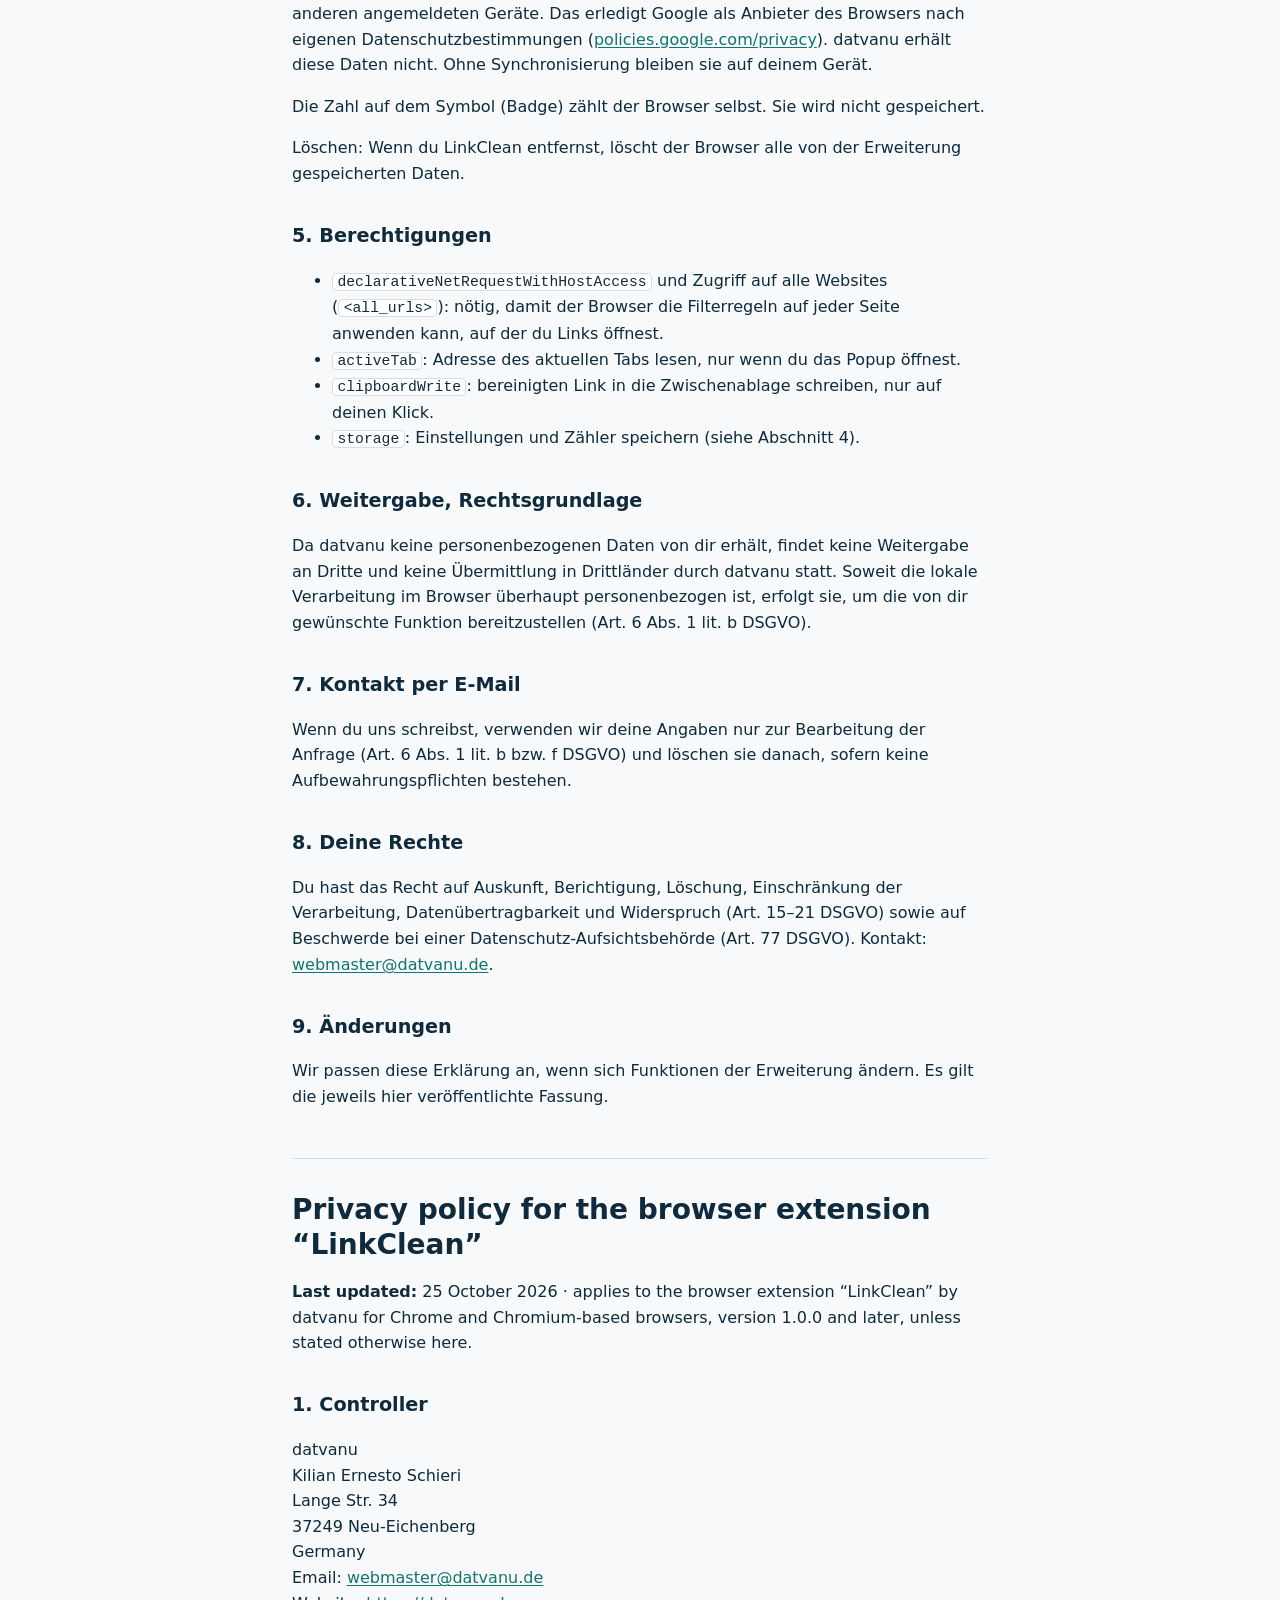
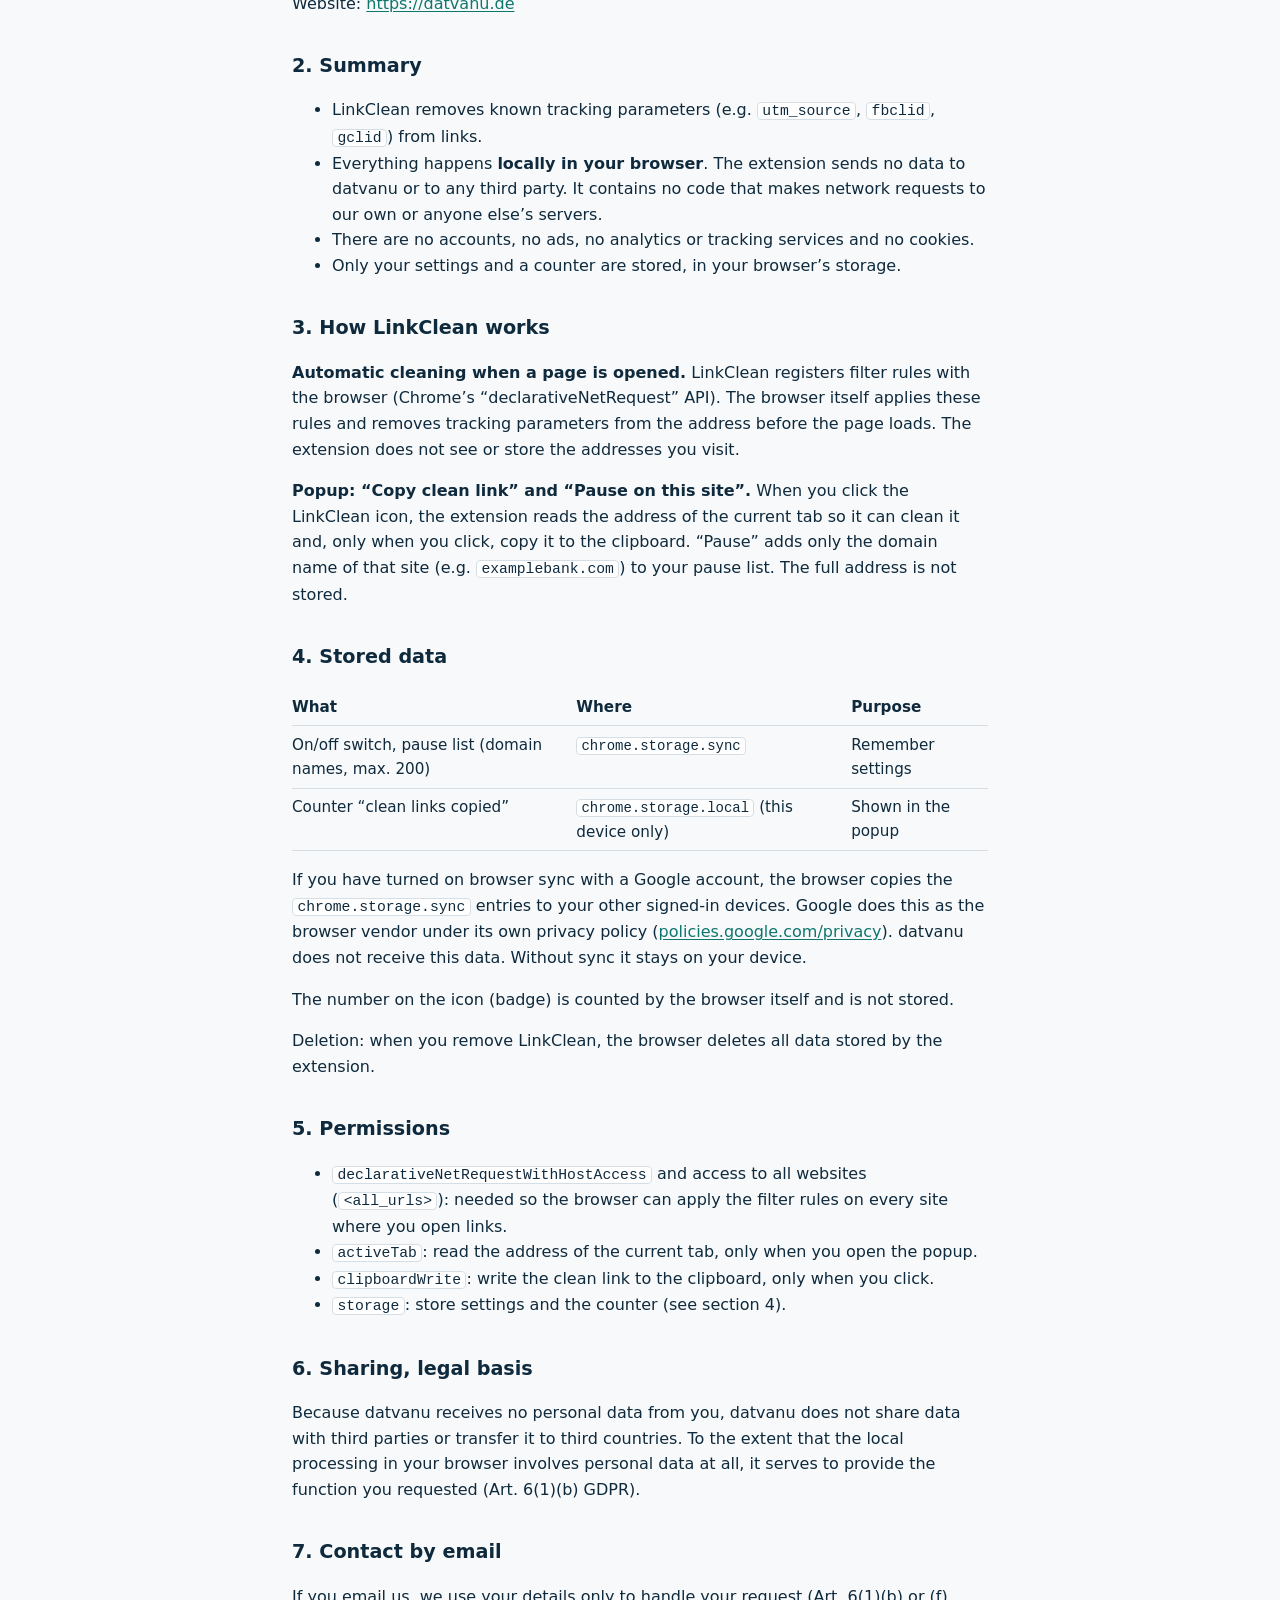
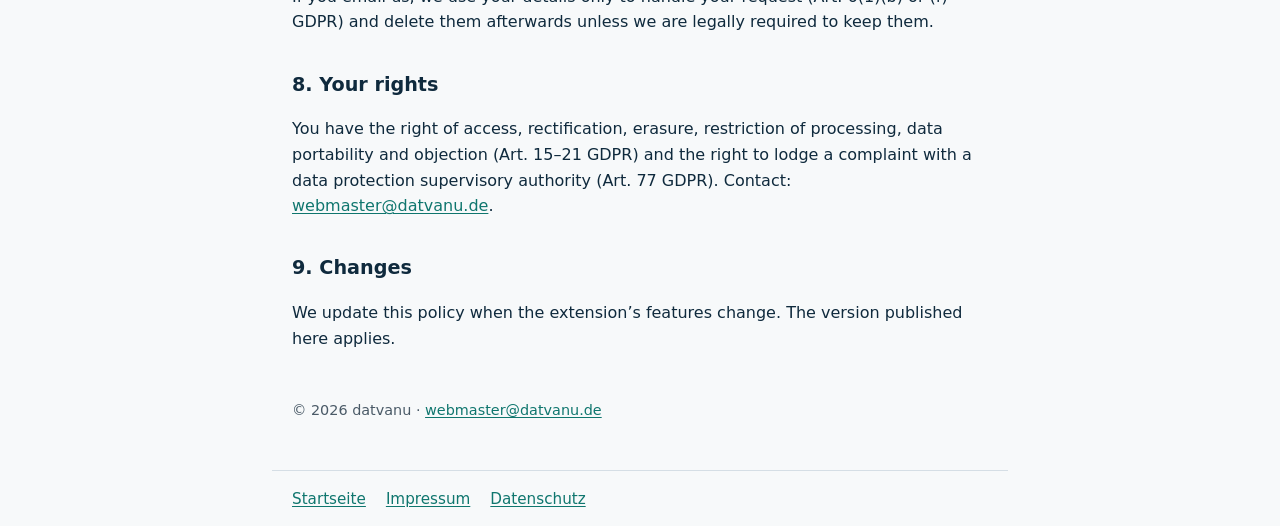
<file: linkclean/datenschutz/index.html>
<!doctype html>
<html lang="de">
<head>
<meta charset="utf-8">
<meta name="viewport" content="width=device-width,initial-scale=1">
<title>LinkClean – Datenschutzerklärung / Privacy Policy</title>
<meta name="color-scheme" content="light dark">
<link rel="icon" href="../../img/mark.svg" type="image/svg+xml">
<link rel="stylesheet" href="../../style.css">
</head>
<body>
<a class="skip" href="#inhalt">Zum Inhalt springen</a>
<header class="site-header"><a class="brand" href="../../"><img src="../../img/mark.svg" alt="" width="32" height="32">datvanu</a></header>
<main id="inhalt" class="doc">
<nav><a href="#de" hreflang="de">Deutsch</a><a href="#en" hreflang="en">English</a></nav>
<section id="de" lang="de">
<h1>Datenschutzerklärung für die Browser-Erweiterung „LinkClean“</h1>
<p><strong>Stand:</strong> 25. Oktober 2026 · gilt für die Browser-Erweiterung „LinkClean“ von datvanu für Chrome und Chromium-basierte Browser, Version 1.0.0 und neuer, sofern hier nicht anders angegeben.</p>
<h2>1. Verantwortlicher</h2>
<p>datvanu<br>
Kilian Ernesto Schieri<br>
Lange Str. 34<br>
37249 Neu-Eichenberg<br>
Deutschland<br>
E-Mail: <a href="mailto:webmaster@datvanu.de">webmaster@datvanu.de</a><br>
Website: <a href="https://datvanu.de" rel="noopener">https://datvanu.de</a></p>
<h2>2. Kurzfassung</h2>
<ul>
<li>LinkClean entfernt bekannte Tracking-Parameter (z. B. <code>utm_source</code>, <code>fbclid</code>, <code>gclid</code>) aus Links.</li>
<li>Alles passiert <strong>ausschließlich lokal in deinem Browser</strong>. Die Erweiterung sendet keine Daten an datvanu oder an Dritte. Sie enthält keinen Code, der Netzwerkanfragen an eigene oder fremde Server stellt.</li>
<li>Es gibt keine Konten, keine Werbung, keine Analyse- oder Tracking-Dienste und keine Cookies.</li>
<li>Gespeichert werden nur deine Einstellungen und ein Zähler, und zwar im Speicher deines Browsers.</li>
</ul>
<h2>3. Wie LinkClean arbeitet</h2>
<p><strong>Automatisches Bereinigen beim Seitenaufruf.</strong> LinkClean hinterlegt beim Browser Filterregeln (Chrome-Schnittstelle „declarativeNetRequest“). Der Browser wendet diese Regeln selbst an und entfernt die Tracking-Parameter aus der Adresse, bevor die Seite geladen wird. Die Erweiterung bekommt die aufgerufenen Adressen dabei nicht zu sehen und speichert sie nicht.</p>
<p><strong>Popup: „Sauberen Link kopieren“ und „Auf dieser Seite pausieren“.</strong> Wenn du das LinkClean-Symbol anklickst, liest die Erweiterung die Adresse des gerade geöffneten Tabs, um sie zu bereinigen und, nur auf deinen Klick hin, in die Zwischenablage zu kopieren. Bei „Pausieren“ wird nur der Domainname dieser Seite (z. B. <code>beispielbank.de</code>) in deine Pausenliste übernommen. Die vollständige Adresse wird nicht gespeichert.</p>
<h2>4. Gespeicherte Daten</h2>
<table>
<tr><th>Was</th><th>Wo</th><th>Zweck</th></tr>
<tr><td>Ein/Aus-Schalter, Pausenliste (Domainnamen, höchstens 200)</td><td><code>chrome.storage.sync</code></td><td>Einstellungen merken</td></tr>
<tr><td>Zähler „bereinigte Links kopiert“</td><td><code>chrome.storage.local</code> (nur dieses Gerät)</td><td>Anzeige im Popup</td></tr>
</table>
<p>Hast du in deinem Browser die Synchronisierung mit einem Google-Konto eingeschaltet, überträgt der Browser die Einträge aus <code>chrome.storage.sync</code> auf deine anderen angemeldeten Geräte. Das erledigt Google als Anbieter des Browsers nach eigenen Datenschutzbestimmungen (<a href="https://policies.google.com/privacy" rel="noopener">policies.google.com/privacy</a>). datvanu erhält diese Daten nicht. Ohne Synchronisierung bleiben sie auf deinem Gerät.</p>
<p>Die Zahl auf dem Symbol (Badge) zählt der Browser selbst. Sie wird nicht gespeichert.</p>
<p>Löschen: Wenn du LinkClean entfernst, löscht der Browser alle von der Erweiterung gespeicherten Daten.</p>
<h2>5. Berechtigungen</h2>
<ul>
<li><code>declarativeNetRequestWithHostAccess</code> und Zugriff auf alle Websites (<code>&lt;all_urls&gt;</code>): nötig, damit der Browser die Filterregeln auf jeder Seite anwenden kann, auf der du Links öffnest.</li>
<li><code>activeTab</code>: Adresse des aktuellen Tabs lesen, nur wenn du das Popup öffnest.</li>
<li><code>clipboardWrite</code>: bereinigten Link in die Zwischenablage schreiben, nur auf deinen Klick.</li>
<li><code>storage</code>: Einstellungen und Zähler speichern (siehe Abschnitt 4).</li>
</ul>
<h2>6. Weitergabe, Rechtsgrundlage</h2>
<p>Da datvanu keine personenbezogenen Daten von dir erhält, findet keine Weitergabe an Dritte und keine Übermittlung in Drittländer durch datvanu statt. Soweit die lokale Verarbeitung im Browser überhaupt personenbezogen ist, erfolgt sie, um die von dir gewünschte Funktion bereitzustellen (Art. 6 Abs. 1 lit. b DSGVO).</p>
<h2>7. Kontakt per E-Mail</h2>
<p>Wenn du uns schreibst, verwenden wir deine Angaben nur zur Bearbeitung der Anfrage (Art. 6 Abs. 1 lit. b bzw. f DSGVO) und löschen sie danach, sofern keine Aufbewahrungspflichten bestehen.</p>
<h2>8. Deine Rechte</h2>
<p>Du hast das Recht auf Auskunft, Berichtigung, Löschung, Einschränkung der Verarbeitung, Datenübertragbarkeit und Widerspruch (Art. 15–21 DSGVO) sowie auf Beschwerde bei einer Datenschutz-Aufsichtsbehörde (Art. 77 DSGVO). Kontakt: <a href="mailto:webmaster@datvanu.de">webmaster@datvanu.de</a>.</p>
<h2>9. Änderungen</h2>
<p>Wir passen diese Erklärung an, wenn sich Funktionen der Erweiterung ändern. Es gilt die jeweils hier veröffentlichte Fassung.</p>
</section>
<section id="en" lang="en">
<h1>Privacy policy for the browser extension “LinkClean”</h1>
<p><strong>Last updated:</strong> 25 October 2026 · applies to the browser extension “LinkClean” by datvanu for Chrome and Chromium-based browsers, version 1.0.0 and later, unless stated otherwise here.</p>
<h2>1. Controller</h2>
<p>datvanu<br>
Kilian Ernesto Schieri<br>
Lange Str. 34<br>
37249 Neu-Eichenberg<br>
Germany<br>
Email: <a href="mailto:webmaster@datvanu.de">webmaster@datvanu.de</a><br>
Website: <a href="https://datvanu.de" rel="noopener">https://datvanu.de</a></p>
<h2>2. Summary</h2>
<ul>
<li>LinkClean removes known tracking parameters (e.g. <code>utm_source</code>, <code>fbclid</code>, <code>gclid</code>) from links.</li>
<li>Everything happens <strong>locally in your browser</strong>. The extension sends no data to datvanu or to any third party. It contains no code that makes network requests to our own or anyone else’s servers.</li>
<li>There are no accounts, no ads, no analytics or tracking services and no cookies.</li>
<li>Only your settings and a counter are stored, in your browser’s storage.</li>
</ul>
<h2>3. How LinkClean works</h2>
<p><strong>Automatic cleaning when a page is opened.</strong> LinkClean registers filter rules with the browser (Chrome’s “declarativeNetRequest” API). The browser itself applies these rules and removes tracking parameters from the address before the page loads. The extension does not see or store the addresses you visit.</p>
<p><strong>Popup: “Copy clean link” and “Pause on this site”.</strong> When you click the LinkClean icon, the extension reads the address of the current tab so it can clean it and, only when you click, copy it to the clipboard. “Pause” adds only the domain name of that site (e.g. <code>examplebank.com</code>) to your pause list. The full address is not stored.</p>
<h2>4. Stored data</h2>
<table>
<tr><th>What</th><th>Where</th><th>Purpose</th></tr>
<tr><td>On/off switch, pause list (domain names, max. 200)</td><td><code>chrome.storage.sync</code></td><td>Remember settings</td></tr>
<tr><td>Counter “clean links copied”</td><td><code>chrome.storage.local</code> (this device only)</td><td>Shown in the popup</td></tr>
</table>
<p>If you have turned on browser sync with a Google account, the browser copies the <code>chrome.storage.sync</code> entries to your other signed-in devices. Google does this as the browser vendor under its own privacy policy (<a href="https://policies.google.com/privacy" rel="noopener">policies.google.com/privacy</a>). datvanu does not receive this data. Without sync it stays on your device.</p>
<p>The number on the icon (badge) is counted by the browser itself and is not stored.</p>
<p>Deletion: when you remove LinkClean, the browser deletes all data stored by the extension.</p>
<h2>5. Permissions</h2>
<ul>
<li><code>declarativeNetRequestWithHostAccess</code> and access to all websites (<code>&lt;all_urls&gt;</code>): needed so the browser can apply the filter rules on every site where you open links.</li>
<li><code>activeTab</code>: read the address of the current tab, only when you open the popup.</li>
<li><code>clipboardWrite</code>: write the clean link to the clipboard, only when you click.</li>
<li><code>storage</code>: store settings and the counter (see section 4).</li>
</ul>
<h2>6. Sharing, legal basis</h2>
<p>Because datvanu receives no personal data from you, datvanu does not share data with third parties or transfer it to third countries. To the extent that the local processing in your browser involves personal data at all, it serves to provide the function you requested (Art. 6(1)(b) GDPR).</p>
<h2>7. Contact by email</h2>
<p>If you email us, we use your details only to handle your request (Art. 6(1)(b) or (f) GDPR) and delete them afterwards unless we are legally required to keep them.</p>
<h2>8. Your rights</h2>
<p>You have the right of access, rectification, erasure, restriction of processing, data portability and objection (Art. 15–21 GDPR) and the right to lodge a complaint with a data protection supervisory authority (Art. 77 GDPR). Contact: <a href="mailto:webmaster@datvanu.de">webmaster@datvanu.de</a>.</p>
<h2>9. Changes</h2>
<p>We update this policy when the extension’s features change. The version published here applies.</p>
</section>
<footer>© 2026 datvanu · <a href="mailto:webmaster@datvanu.de">webmaster@datvanu.de</a></footer>
</main>
<footer class="site-footer"><nav aria-label="Rechtliches"><ul><li><a href="../../">Startseite</a></li><li><a href="../../impressum/">Impressum</a></li><li><a href="../../datenschutz/">Datenschutz</a></li></ul></nav></footer>
</body>
</html>
</file>
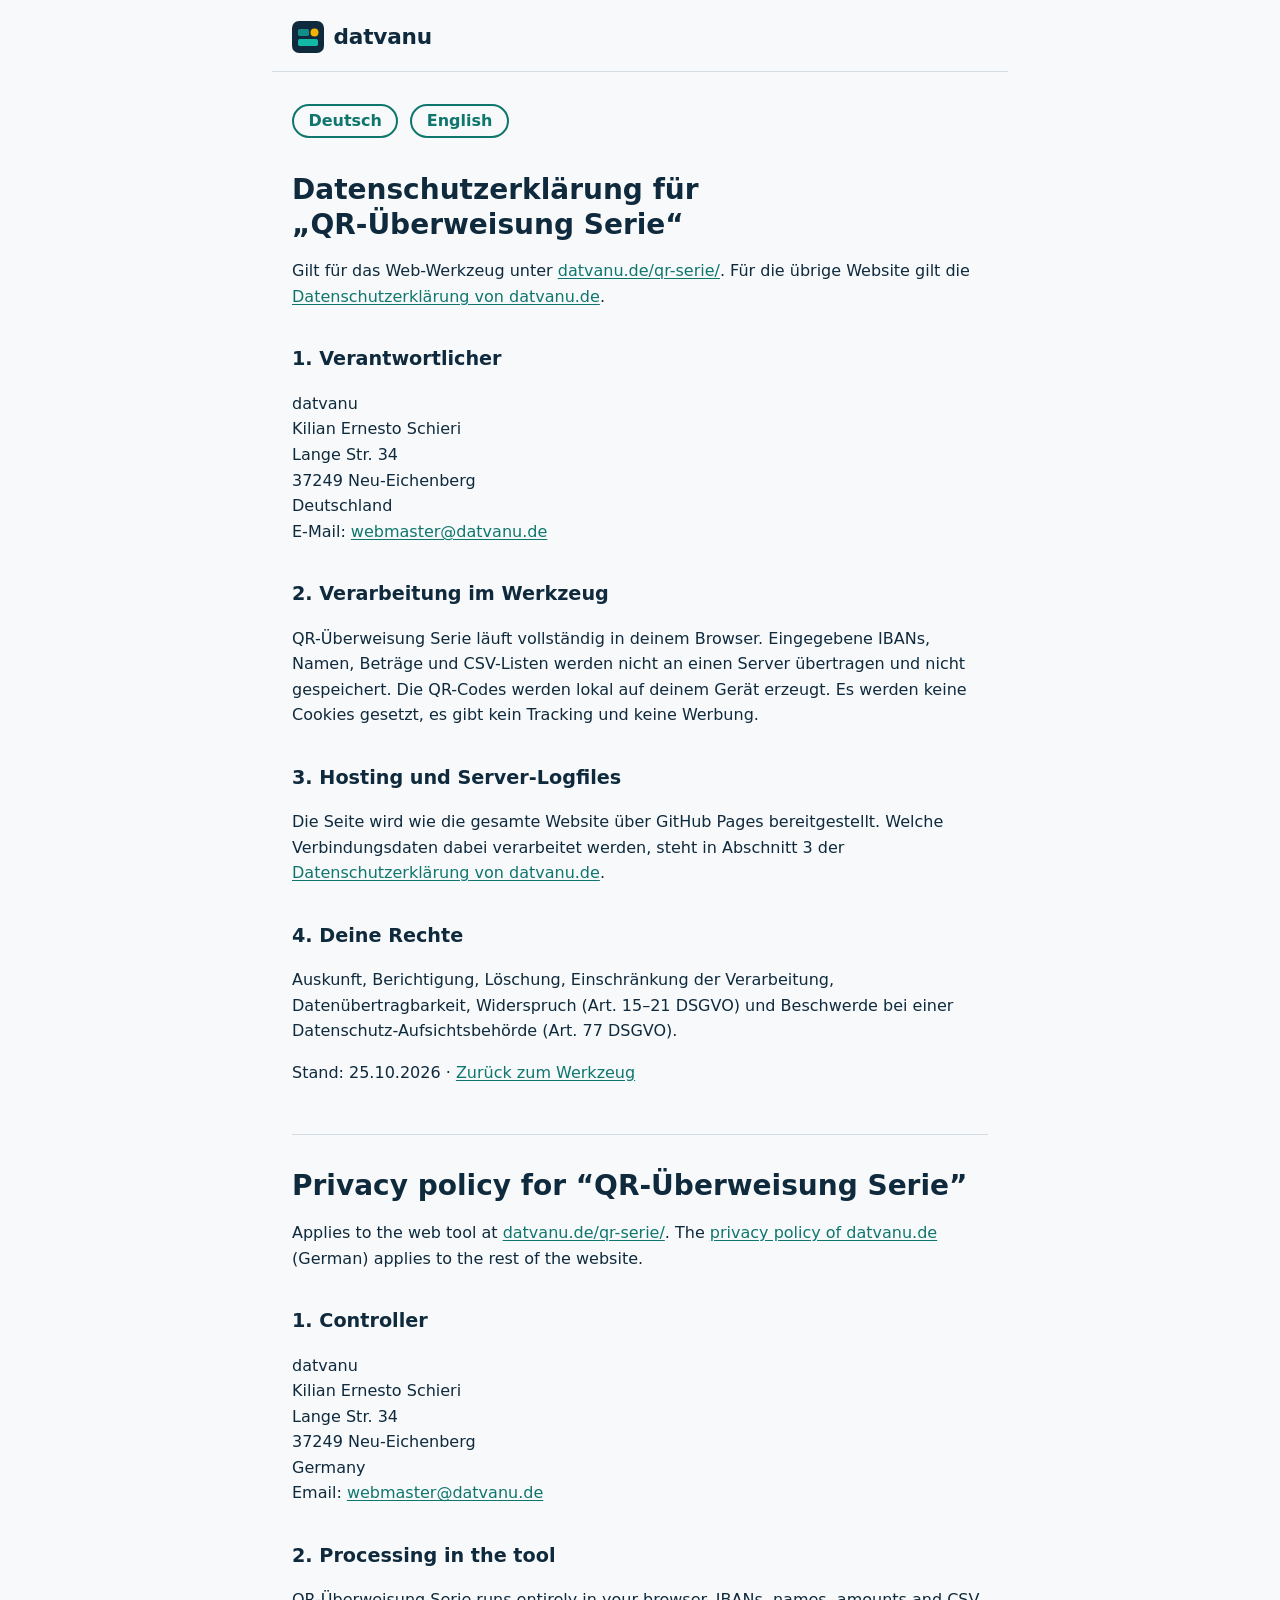
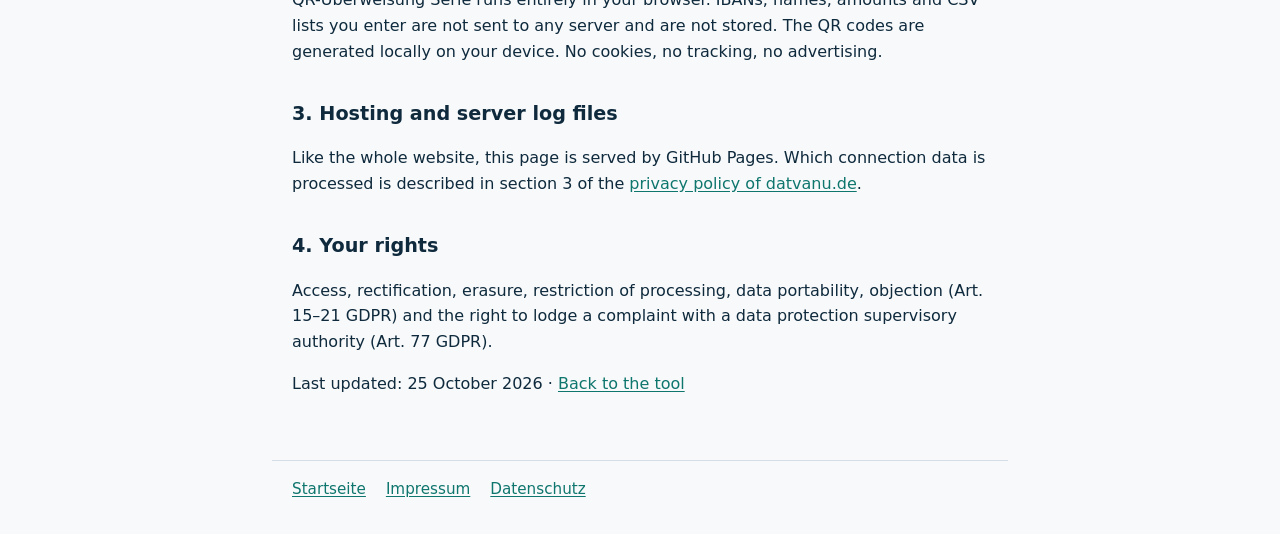
<file: qr-serie/datenschutz/index.html>
<!doctype html>
<html lang="de">
<head>
<meta charset="utf-8">
<meta name="viewport" content="width=device-width,initial-scale=1">
<title>QR-Überweisung Serie – Datenschutzerklärung / Privacy Policy</title>
<meta name="description" content="Datenschutzerklärung für das Web-Werkzeug QR-Überweisung Serie.">
<meta name="color-scheme" content="light dark">
<link rel="icon" href="../../img/mark.svg" type="image/svg+xml">
<link rel="stylesheet" href="../../style.css">
</head>
<body>
<a class="skip" href="#inhalt">Zum Inhalt springen</a>
<header class="site-header"><a class="brand" href="../../"><img src="../../img/mark.svg" alt="" width="32" height="32">datvanu</a></header>
<main id="inhalt" class="doc">
<nav><a href="#de" hreflang="de">Deutsch</a><a href="#en" hreflang="en">English</a></nav>
<section id="de" lang="de">
<h1>Datenschutzerklärung für „QR-Überweisung Serie“</h1>
<p>Gilt für das Web-Werkzeug unter <a href="../">datvanu.de/qr-serie/</a>. Für die übrige Website gilt die <a href="../../datenschutz/">Datenschutzerklärung von datvanu.de</a>.</p>
<h2>1. Verantwortlicher</h2>
<p>datvanu<br>Kilian Ernesto Schieri<br>Lange Str. 34<br>37249 Neu-Eichenberg<br>Deutschland<br>E-Mail: <a href="mailto:webmaster@datvanu.de">webmaster@datvanu.de</a></p>
<h2>2. Verarbeitung im Werkzeug</h2>
<p>QR-Überweisung Serie läuft vollständig in deinem Browser. Eingegebene IBANs, Namen, Beträge und CSV-Listen werden nicht an einen Server übertragen und nicht gespeichert. Die QR-Codes werden lokal auf deinem Gerät erzeugt. Es werden keine Cookies gesetzt, es gibt kein Tracking und keine Werbung.</p>
<h2>3. Hosting und Server-Logfiles</h2>
<p>Die Seite wird wie die gesamte Website über GitHub Pages bereitgestellt. Welche Verbindungsdaten dabei verarbeitet werden, steht in Abschnitt 3 der <a href="../../datenschutz/">Datenschutzerklärung von datvanu.de</a>.</p>
<h2>4. Deine Rechte</h2>
<p>Auskunft, Berichtigung, Löschung, Einschränkung der Verarbeitung, Datenübertragbarkeit, Widerspruch (Art. 15–21 DSGVO) und Beschwerde bei einer Datenschutz-Aufsichtsbehörde (Art. 77 DSGVO).</p>
<p>Stand: 25.10.2026 · <a href="../">Zurück zum Werkzeug</a></p>
</section>
<section id="en" lang="en">
<h1>Privacy policy for “QR-Überweisung Serie”</h1>
<p>Applies to the web tool at <a href="../">datvanu.de/qr-serie/</a>. The <a href="../../datenschutz/">privacy policy of datvanu.de</a> (German) applies to the rest of the website.</p>
<h2>1. Controller</h2>
<p>datvanu<br>Kilian Ernesto Schieri<br>Lange Str. 34<br>37249 Neu-Eichenberg<br>Germany<br>Email: <a href="mailto:webmaster@datvanu.de">webmaster@datvanu.de</a></p>
<h2>2. Processing in the tool</h2>
<p>QR-Überweisung Serie runs entirely in your browser. IBANs, names, amounts and CSV lists you enter are not sent to any server and are not stored. The QR codes are generated locally on your device. No cookies, no tracking, no advertising.</p>
<h2>3. Hosting and server log files</h2>
<p>Like the whole website, this page is served by GitHub Pages. Which connection data is processed is described in section 3 of the <a href="../../datenschutz/">privacy policy of datvanu.de</a>.</p>
<h2>4. Your rights</h2>
<p>Access, rectification, erasure, restriction of processing, data portability, objection (Art. 15–21 GDPR) and the right to lodge a complaint with a data protection supervisory authority (Art. 77 GDPR).</p>
<p>Last updated: 25 October 2026 · <a href="../">Back to the tool</a></p>
</section>
</main>
<footer class="site-footer"><nav aria-label="Rechtliches"><ul><li><a href="../../">Startseite</a></li><li><a href="../../impressum/">Impressum</a></li><li><a href="../../datenschutz/">Datenschutz</a></li></ul></nav></footer>
</body>
</html>
</file>
<file: style.css>
/* datvanu – site styles. Light/Dark via prefers-color-scheme, WCAG-AA contrast, visible focus. */
:root{color-scheme:light dark;--bg:#F7F9FA;--fg:#0F2A3D;--muted:#4A5A67;--line:#D5DEE5;--link:#0F766E;--card:#FFFFFF;--mark:#FFE08A;--mark-fg:#0F2A3D;--focus:#F5B301}
@media (prefers-color-scheme:dark){:root{--bg:#0B1F2D;--fg:#F7F9FA;--muted:#B8C7D3;--line:#24445A;--link:#5EEAD4;--card:#12293A;--mark:#FFE08A;--mark-fg:#0F2A3D}}
*{box-sizing:border-box}
html{font-size:100%}
body{margin:0;background:var(--bg);color:var(--fg);font:1rem/1.6 Inter,system-ui,-apple-system,"Segoe UI",Roboto,sans-serif}
a{color:var(--link);text-underline-offset:.15em}
a:focus-visible,button:focus-visible{outline:3px solid var(--focus);outline-offset:2px;border-radius:4px}
.skip{position:absolute;left:-999px;top:0;background:var(--card);color:var(--fg);padding:8px 12px;z-index:10}
.skip:focus{left:8px;top:8px}
.site-header,.site-footer,main{max-width:46rem;margin:0 auto;padding:0 1.25rem}
.site-header{display:flex;align-items:center;justify-content:space-between;padding-top:1.25rem;padding-bottom:1rem;border-bottom:1px solid var(--line)}
.brand{display:inline-flex;align-items:center;gap:.6rem;color:var(--fg);font-weight:700;font-size:1.35rem;text-decoration:none;letter-spacing:-.01em}
.brand img{width:2rem;height:2rem}
main{padding-top:1.5rem;padding-bottom:3rem}
h1{font-size:1.75rem;line-height:1.25;margin:1.2em 0 .6em}
h2{font-size:1.2rem;margin-top:1.8em}
p,li{max-width:70ch}
code{background:var(--card);border:1px solid var(--line);padding:0 .3em;border-radius:4px;font-size:.92em}
mark{background:var(--mark);color:var(--mark-fg);padding:0 .2em}
.lead{font-size:1.1rem;color:var(--muted)}
.products{list-style:none;padding:0;display:grid;gap:1rem}
.products li{background:var(--card);border:1px solid var(--line);border-radius:12px;padding:1rem 1.2rem}
.products h3{margin:0 0 .25rem;font-size:1.15rem}
.products p{margin:.25rem 0}
.tag{display:inline-block;font-size:.85rem;color:var(--muted);border:1px solid var(--line);border-radius:999px;padding:0 .6em}
.notice{border:2px solid var(--focus);background:var(--card);border-radius:10px;padding:.8rem 1rem}
/* imported legal documents keep their own markup; only styled here */
.doc nav{display:flex;gap:.75rem;flex-wrap:wrap;margin:.5rem 0 0}
.doc nav a{font-weight:600;text-decoration:none;border:2px solid var(--link);border-radius:999px;padding:.15rem .9rem}
.doc section+section{border-top:1px solid var(--line);margin-top:3rem}
.doc footer{color:var(--muted);font-size:.9rem;margin-top:3rem}
.doc table{border-collapse:collapse;width:100%;font-size:.95rem;margin:.75rem 0}
.doc th,.doc td{text-align:left;vertical-align:top;border-bottom:1px solid var(--line);padding:.4rem .6rem .4rem 0}
.site-footer{border-top:1px solid var(--line);padding-top:1rem;padding-bottom:2rem;color:var(--muted);font-size:.95rem}
.site-footer ul{list-style:none;padding:0;margin:0;display:flex;gap:1.25rem;flex-wrap:wrap}
@media (prefers-reduced-motion:reduce){*{scroll-behavior:auto!important}}
/* product pages */
.products h3 a{color:var(--fg)}
.shot img{max-width:100%;height:auto;max-height:28rem;width:auto;border:1px solid var(--line);border-radius:10px}
.hash{word-break:break-all}
.notice+.lead{margin-top:1rem}
.button{display:inline-block;background:var(--link);color:var(--bg);font-weight:600;padding:.6em 1.1em;border-radius:8px;text-decoration:none}
.button:hover{filter:brightness(1.08)}
.support{background:var(--card);border:1px solid var(--line);border-left:4px solid var(--link);border-radius:10px;padding:.4rem 1.2rem 1rem;margin:1rem 0 2rem}
.support h3{font-size:1.05rem;margin:1.1rem 0 .3rem}
.support li{margin:.25rem 0}
.jump{font-weight:600}
.muted{color:var(--muted)}
</file>
